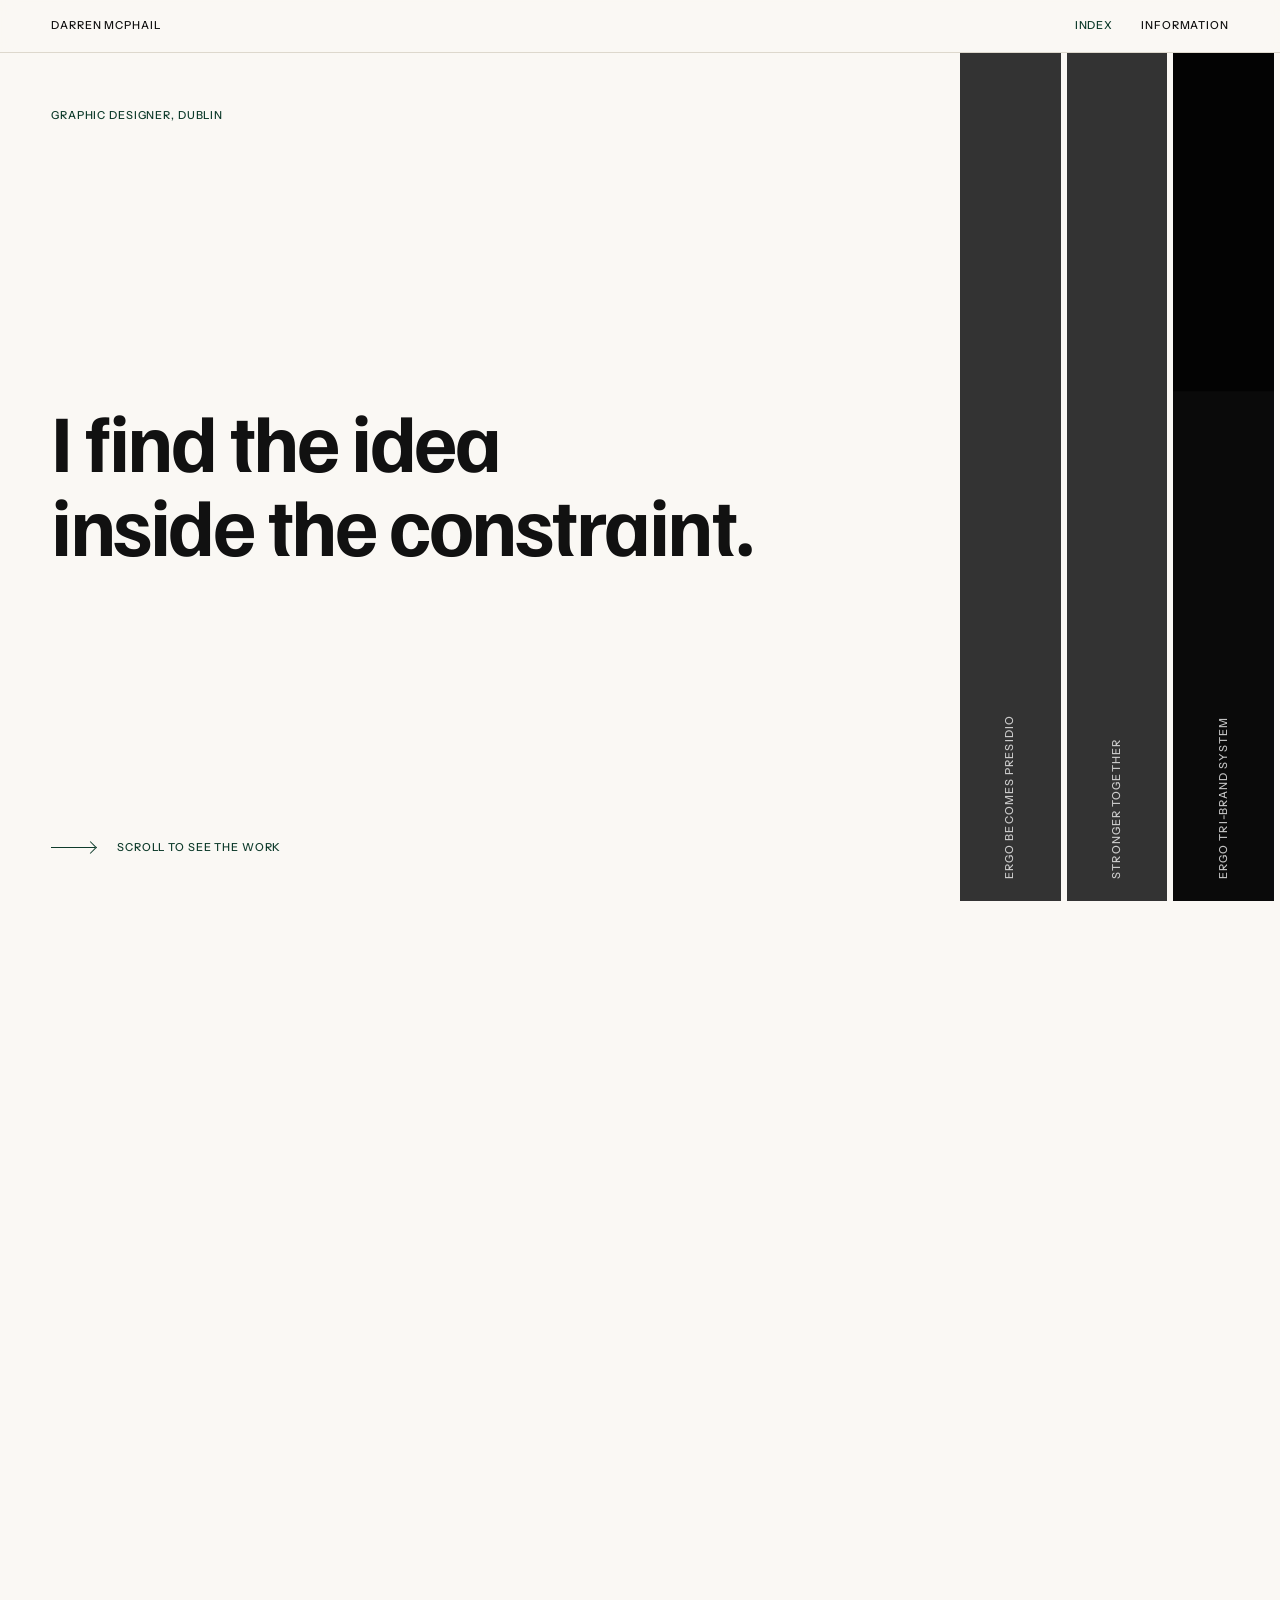
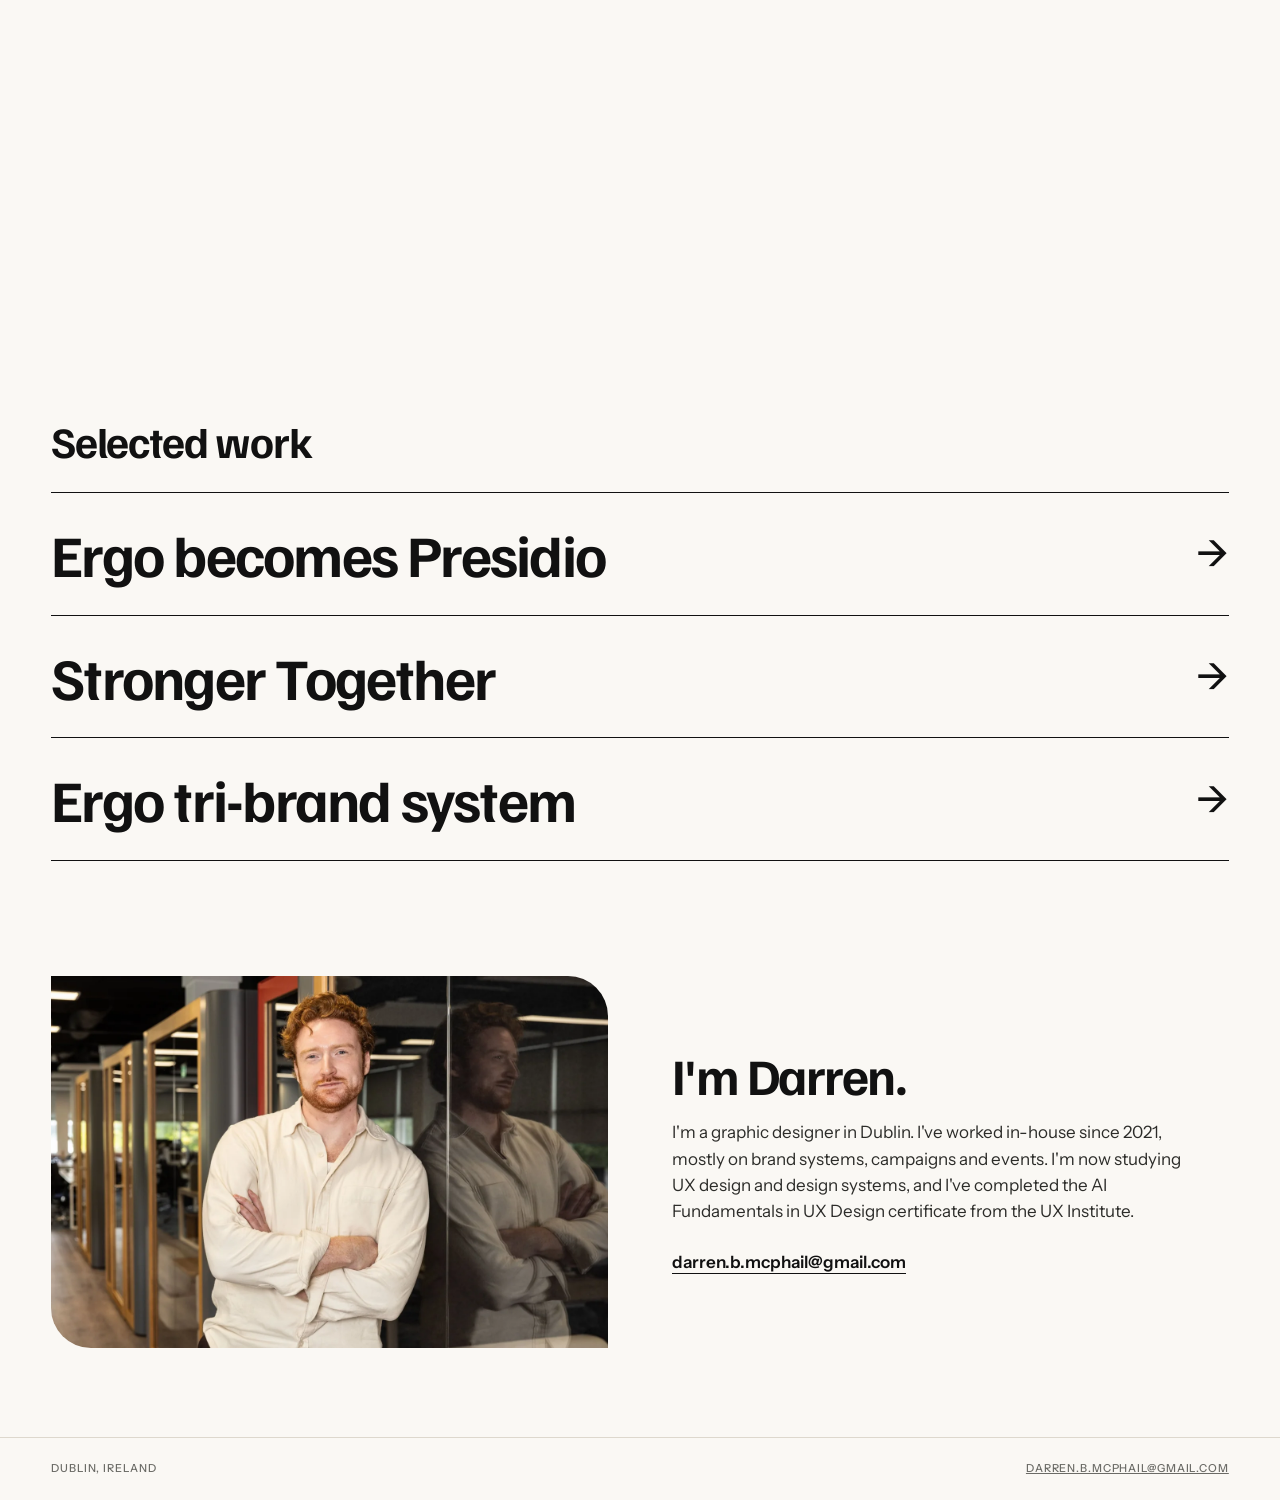
<file: index.html>
<!doctype html><html lang="en"><head><meta charset="utf-8"><meta name="viewport" content="width=device-width,initial-scale=1">
<title>Darren McPhail, Graphic Designer, Dublin</title><meta name="description" content="Graphic designer in Dublin. Brand systems, campaigns and event identity, through an acquisition: Ergo becomes Presidio, a tri-brand system and Stronger Together.">
<meta property="og:title" content="Darren McPhail, Graphic Designer, Dublin"><meta property="og:description" content="Graphic designer in Dublin. Brand systems, campaigns and event identity, through an acquisition: Ergo becomes Presidio, a tri-brand system and Stronger Together."><meta property="og:type" content="website"><meta property="og:image" content="https://darrenbmcphail.com/ogimage.jpg"><meta name="twitter:card" content="summary_large_image">
<link rel="icon" href="favicon.svg" type="image/svg+xml">
<link rel="preconnect" href="https://fonts.googleapis.com"><link rel="preconnect" href="https://fonts.gstatic.com" crossorigin><link href="https://fonts.googleapis.com/css2?family=Familjen+Grotesk:wght@700&family=Instrument+Sans:wght@400;500;600&display=swap" rel="stylesheet"><link rel="stylesheet" href="styles.css"></head><body>
<a class="skip" href="#main">Skip to content</a>
<header class="nav"><div class="wrap"><a href="index.html">Darren McPhail</a><nav><a href="index.html" aria-current="page">Index</a><a href="information.html">Information</a></nav></div></header>
<main id="main">
<section class="scene" aria-label="Introduction and selected projects"><div class="stage0">
<div class="statement"><span class="label">Graphic designer, Dublin</span><h1>I find the idea<br>inside the constraint.</h1><span class="label nudge"><i></i>Scroll to see the work</span></div>
<a class="pillar is-white" href="ergo-becomes-presidio.html"><div class="m"><video muted loop playsinline preload="auto" poster="assets/becomes/hover-poster.jpg" aria-hidden="true"><source src="assets/becomes/hover.mp4" type="video/mp4"></video></div><span class="tag">Ergo becomes Presidio</span><div class="cap"><h2>Ergo becomes Presidio</h2><p>Three brands, one acquisition, one brief that&nbsp;moved.</p><span class="label">View case study →</span></div></a><a class="pillar is-white" href="stronger-together.html"><div class="m"><video muted loop playsinline preload="auto" poster="assets/st/logo-poster.jpg" aria-hidden="true"><source src="assets/st/logo-motion.mp4" type="video/mp4"></video></div><span class="tag">Stronger Together</span><div class="cap"><h2>Stronger Together</h2><p>Two companies in one room, neither allowed to&nbsp;win.</p><span class="label">View case study →</span></div></a><a class="pillar" href="tri-brand-system.html"><div class="m tri"><div class="tg" data-p="0" role="img" aria-label="A panel split into 60, 30 and 10 percent: white, charcoal and one accent colour, rearranging"><b></b><b></b><b></b><b></b><b></b><b></b><b></b><b></b><b></b><b></b><b></b><b></b><b></b><b></b><b></b><b></b><b></b><b></b><b></b><b></b><b></b><b></b><b></b><b></b><b></b><b></b><b></b><b></b><b></b><b></b><b></b><b></b><b></b><b></b><b></b><b></b><b></b><b></b><b></b><b></b><b></b><b></b><b></b><b></b><b></b><b></b><b></b><b></b><b></b><b></b><b></b><b></b><b></b><b></b><b></b><b></b><b></b><b></b><b></b><b></b><b></b><b></b><b></b><b></b><b></b><b></b><b></b><b></b><b></b><b></b><b></b><b></b><b></b><b></b><b></b><b></b><b></b><b></b><b></b><b></b><b></b><b></b><b></b><b></b><b></b><b></b><b></b><b></b><b></b><b></b><b></b><b></b><b></b><b></b><b></b><b></b><b></b><b></b><b></b><b></b></div></div><span class="tag">Ergo tri-brand system</span><div class="cap"><h2>Ergo tri&#8209;brand system</h2><p>A colour wheel nobody could run day to&nbsp;day.</p><span class="label">View case study →</span></div></a></div></section>
<section class="work"><div class="wrap"><div class="head"><h2>Selected work</h2></div><div class="three"><a class="tcard" href="ergo-becomes-presidio.html"><h3>Ergo becomes Presidio</h3></a><a class="tcard" href="stronger-together.html"><h3>Stronger Together</h3></a><a class="tcard" href="tri-brand-system.html"><h3>Ergo tri&#8209;brand system</h3></a></div></div></section>
<section class="about"><div class="wrap two-col"><div class="pic"><img src="assets/me/darren.webp" alt="Darren McPhail, arms crossed" loading="lazy"></div><div><h2>I'm Darren.</h2><p>I'm a graphic designer in Dublin. I've worked in-house since 2021, mostly on brand systems, campaigns and events. I'm now studying UX design and design systems, and I've completed the AI Fundamentals in UX Design certificate from the UX&nbsp;Institute.</p><a class="mail" href="mailto:darren.b.mcphail@gmail.com">darren.b.mcphail@gmail.com</a></div></div></section>
</main>
<footer class="f"><div class="wrap"><span class="label">Dublin, Ireland</span><a class="label" href="mailto:darren.b.mcphail@gmail.com">darren.b.mcphail@gmail.com</a></div></footer>
<script src="site.js" defer></script></body></html>
</file>
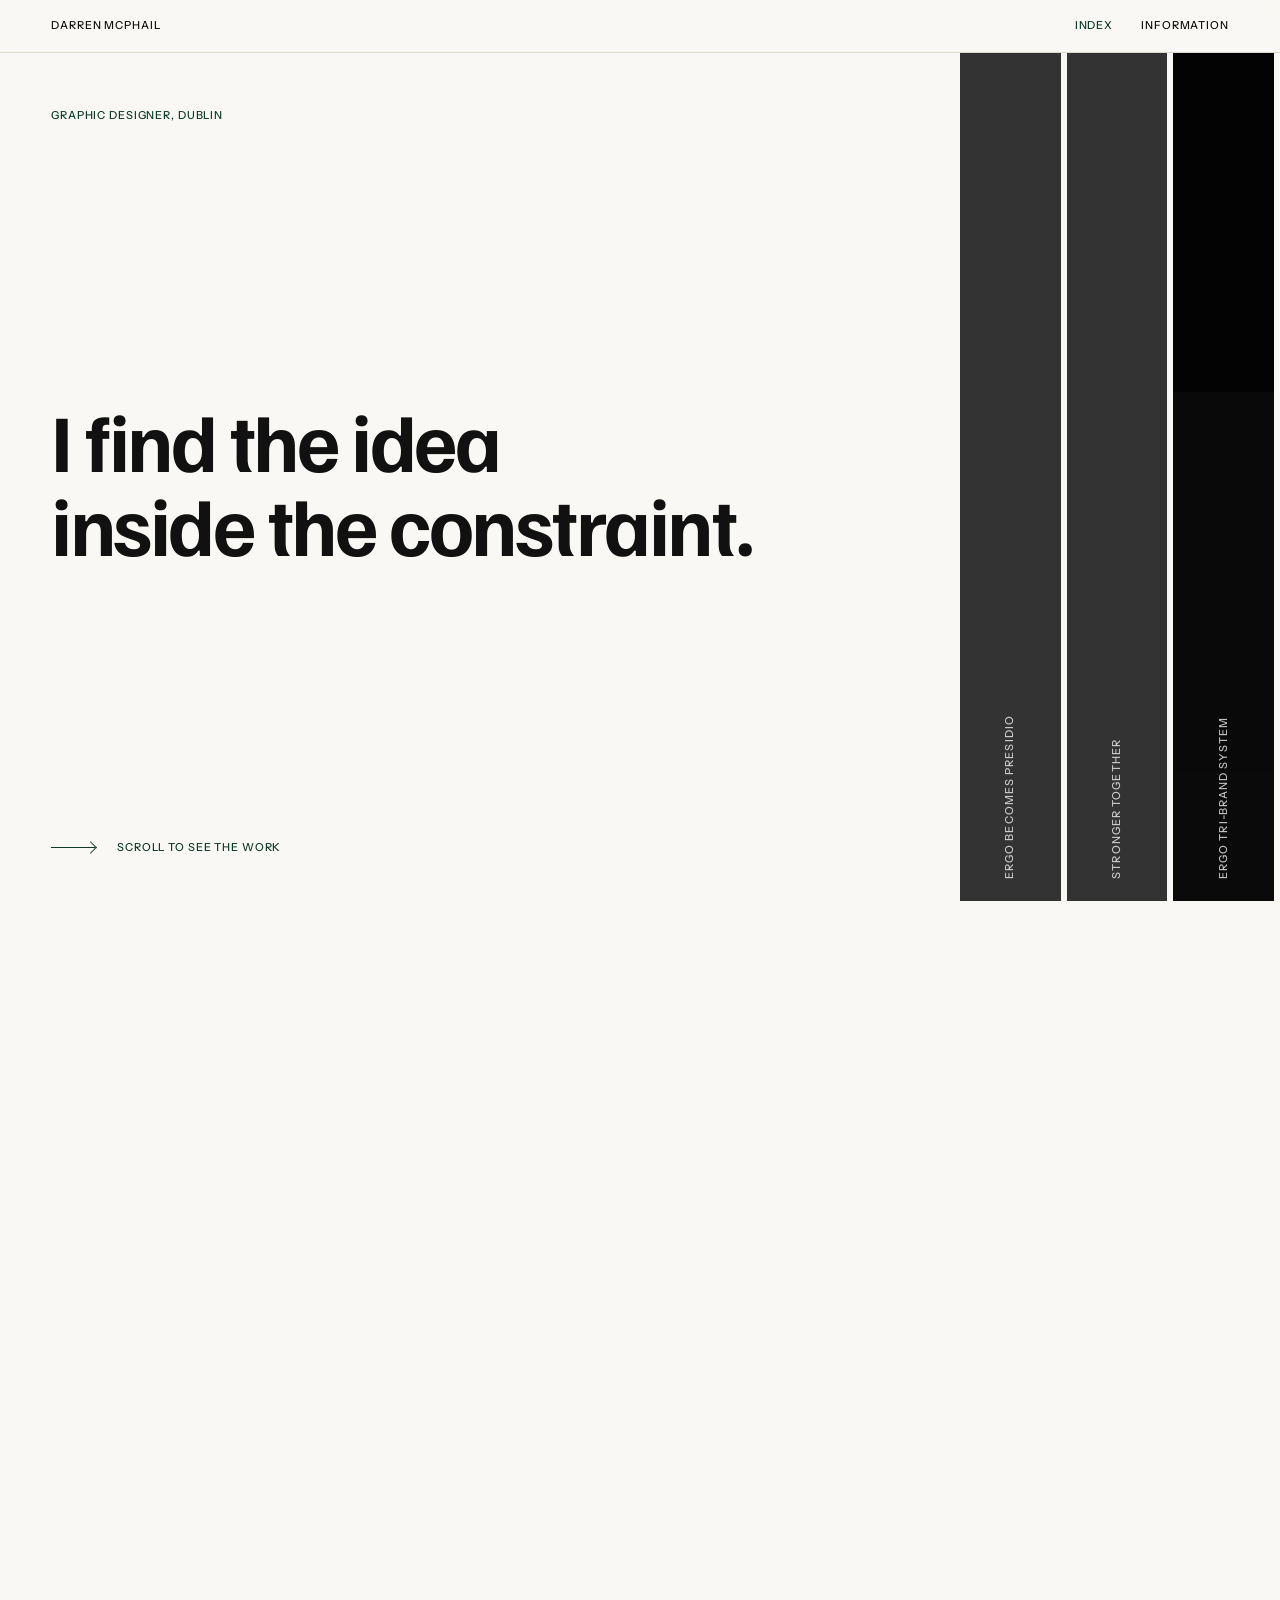
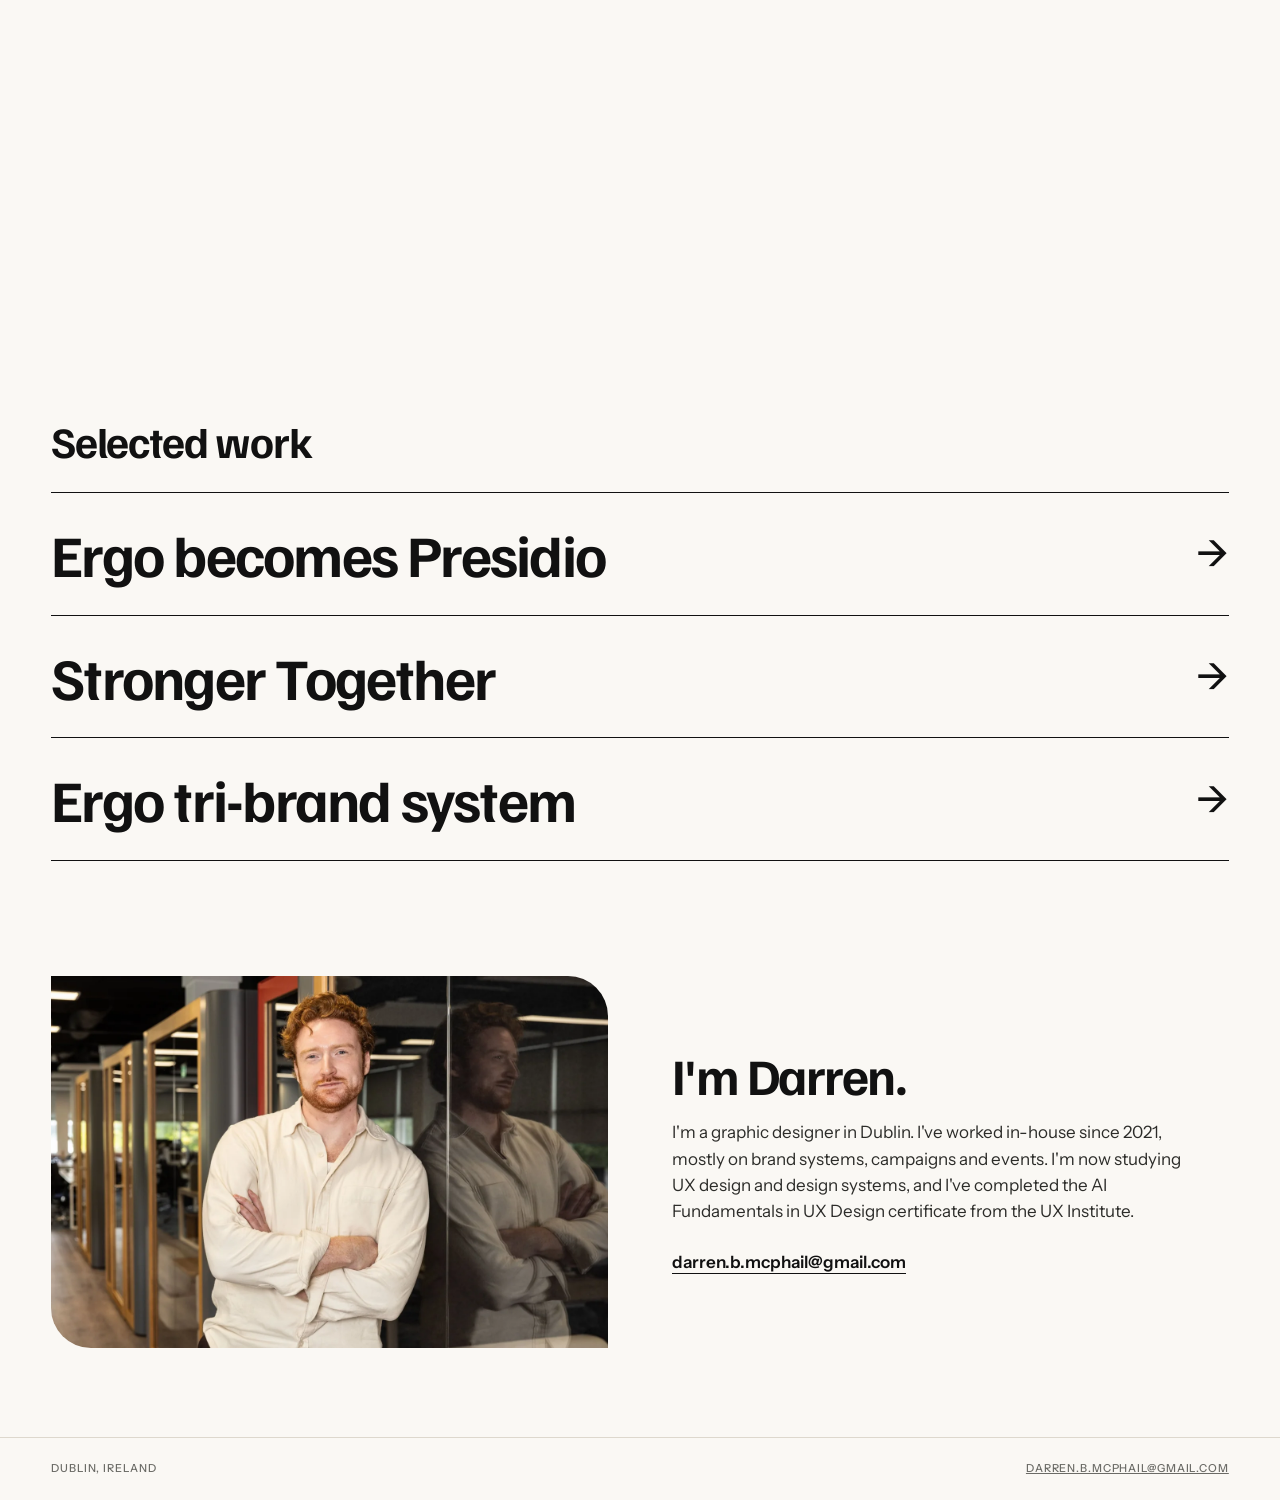
<file: portfolio-site-v12/index.html>
<!doctype html><html lang="en"><head><meta charset="utf-8"><meta name="viewport" content="width=device-width,initial-scale=1">
<title>Darren McPhail, Graphic Designer, Dublin</title><meta name="description" content="Graphic designer in Dublin. Brand systems, campaigns and event identity, through an acquisition: Ergo becomes Presidio, a tri-brand system and Stronger Together.">
<meta property="og:title" content="Darren McPhail, Graphic Designer, Dublin"><meta property="og:description" content="Graphic designer in Dublin. Brand systems, campaigns and event identity, through an acquisition: Ergo becomes Presidio, a tri-brand system and Stronger Together."><meta property="og:type" content="website"><meta property="og:image" content="https://darrenbmcphail.com/ogimage.jpg"><meta name="twitter:card" content="summary_large_image">
<link rel="icon" href="favicon.svg" type="image/svg+xml">
<link rel="preconnect" href="https://fonts.googleapis.com"><link rel="preconnect" href="https://fonts.gstatic.com" crossorigin><link href="https://fonts.googleapis.com/css2?family=Familjen+Grotesk:wght@700&family=Instrument+Sans:wght@400;500;600&display=swap" rel="stylesheet"><link rel="stylesheet" href="styles.css"></head><body>
<a class="skip" href="#main">Skip to content</a>
<header class="nav"><div class="wrap"><a href="index.html">Darren McPhail</a><nav><a href="index.html" aria-current="page">Index</a><a href="information.html">Information</a></nav></div></header>
<main id="main">
<section class="scene" aria-label="Introduction and selected projects"><div class="stage0">
<div class="statement"><span class="label">Graphic designer, Dublin</span><h1>I find the idea<br>inside the constraint.</h1><span class="label nudge"><i></i>Scroll to see the work</span></div>
<a class="pillar is-white" href="ergo-becomes-presidio.html"><div class="m"><video muted loop playsinline preload="auto" poster="assets/becomes/hover-poster.jpg" aria-hidden="true"><source src="assets/becomes/hover.mp4" type="video/mp4"></video></div><span class="tag">Ergo becomes Presidio</span><div class="cap"><h2>Ergo becomes Presidio</h2><p>Three brands, one acquisition, one brief that&nbsp;moved.</p><span class="label">View case study →</span></div></a><a class="pillar is-white" href="stronger-together.html"><div class="m"><video muted loop playsinline preload="auto" poster="assets/st/logo-poster.jpg" aria-hidden="true"><source src="assets/st/logo-motion.mp4" type="video/mp4"></video></div><span class="tag">Stronger Together</span><div class="cap"><h2>Stronger Together</h2><p>Two companies in one room, neither allowed to&nbsp;win.</p><span class="label">View case study →</span></div></a><a class="pillar" href="tri-brand-system.html"><div class="m tri"><div class="tg" data-p="0" style="--x:60;--y:75" role="img" aria-label="A panel split into white, charcoal and an accent colour, always settling at 60, 30 and 10 percent"><b class="a"></b><b class="b"></b><b class="c"></b></div></div><span class="tag">Ergo tri-brand system</span><div class="cap"><h2>Ergo tri&#8209;brand system</h2><p>A colour wheel nobody could run day to&nbsp;day.</p><span class="label">View case study →</span></div></a></div></section>
<section class="work"><div class="wrap"><div class="head"><h2>Selected work</h2></div><div class="three"><a class="tcard" href="ergo-becomes-presidio.html"><h3>Ergo becomes Presidio</h3></a><a class="tcard" href="stronger-together.html"><h3>Stronger Together</h3></a><a class="tcard" href="tri-brand-system.html"><h3>Ergo tri&#8209;brand system</h3></a></div></div></section>
<section class="about"><div class="wrap two-col"><div class="pic"><img src="assets/me/darren.webp" alt="Darren McPhail, arms crossed" loading="lazy"></div><div><h2>I'm Darren.</h2><p>I'm a graphic designer in Dublin. I've worked in-house since 2021, mostly on brand systems, campaigns and events. I'm now studying UX design and design systems, and I've completed the AI Fundamentals in UX Design certificate from the UX&nbsp;Institute.</p><a class="mail" href="mailto:darren.b.mcphail@gmail.com">darren.b.mcphail@gmail.com</a></div></div></section>
</main>
<footer class="f"><div class="wrap"><span class="label">Dublin, Ireland</span><a class="label" href="mailto:darren.b.mcphail@gmail.com">darren.b.mcphail@gmail.com</a></div></footer>
<script src="site.js" defer></script></body></html>
</file>
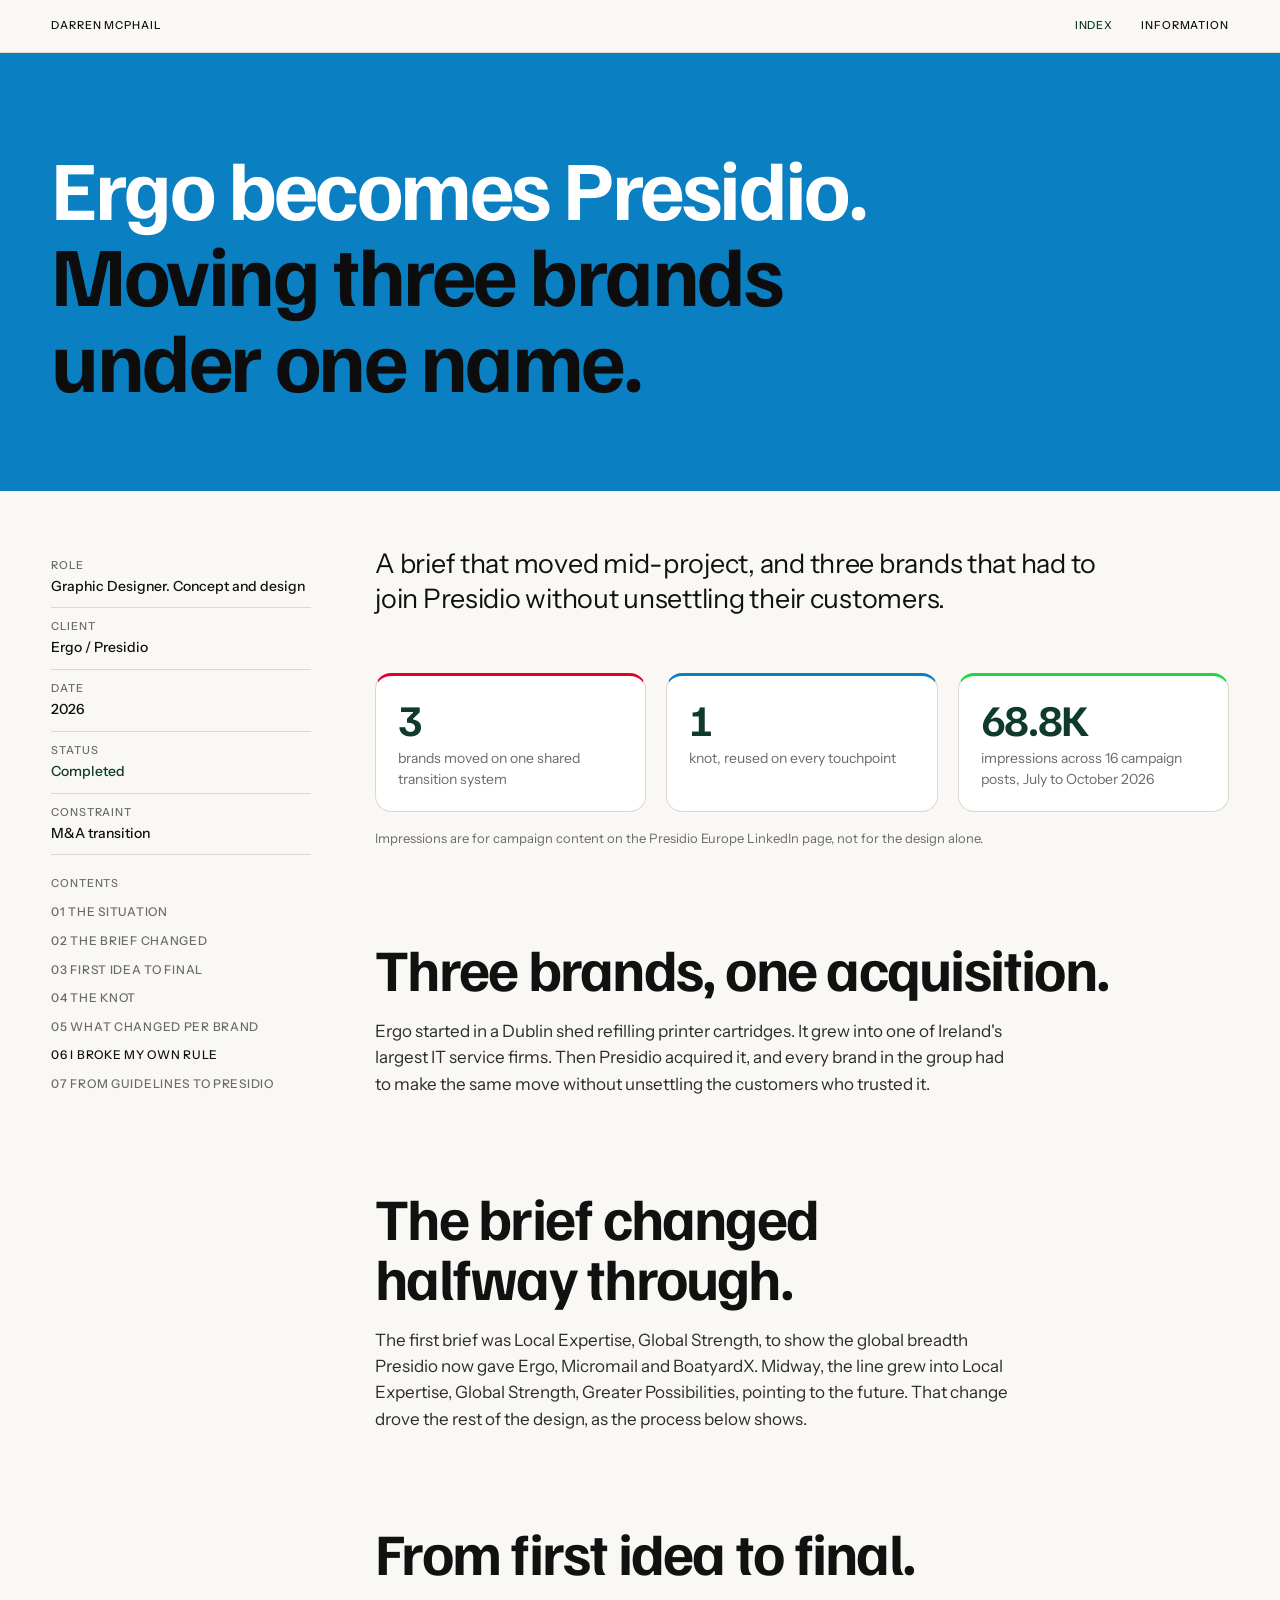
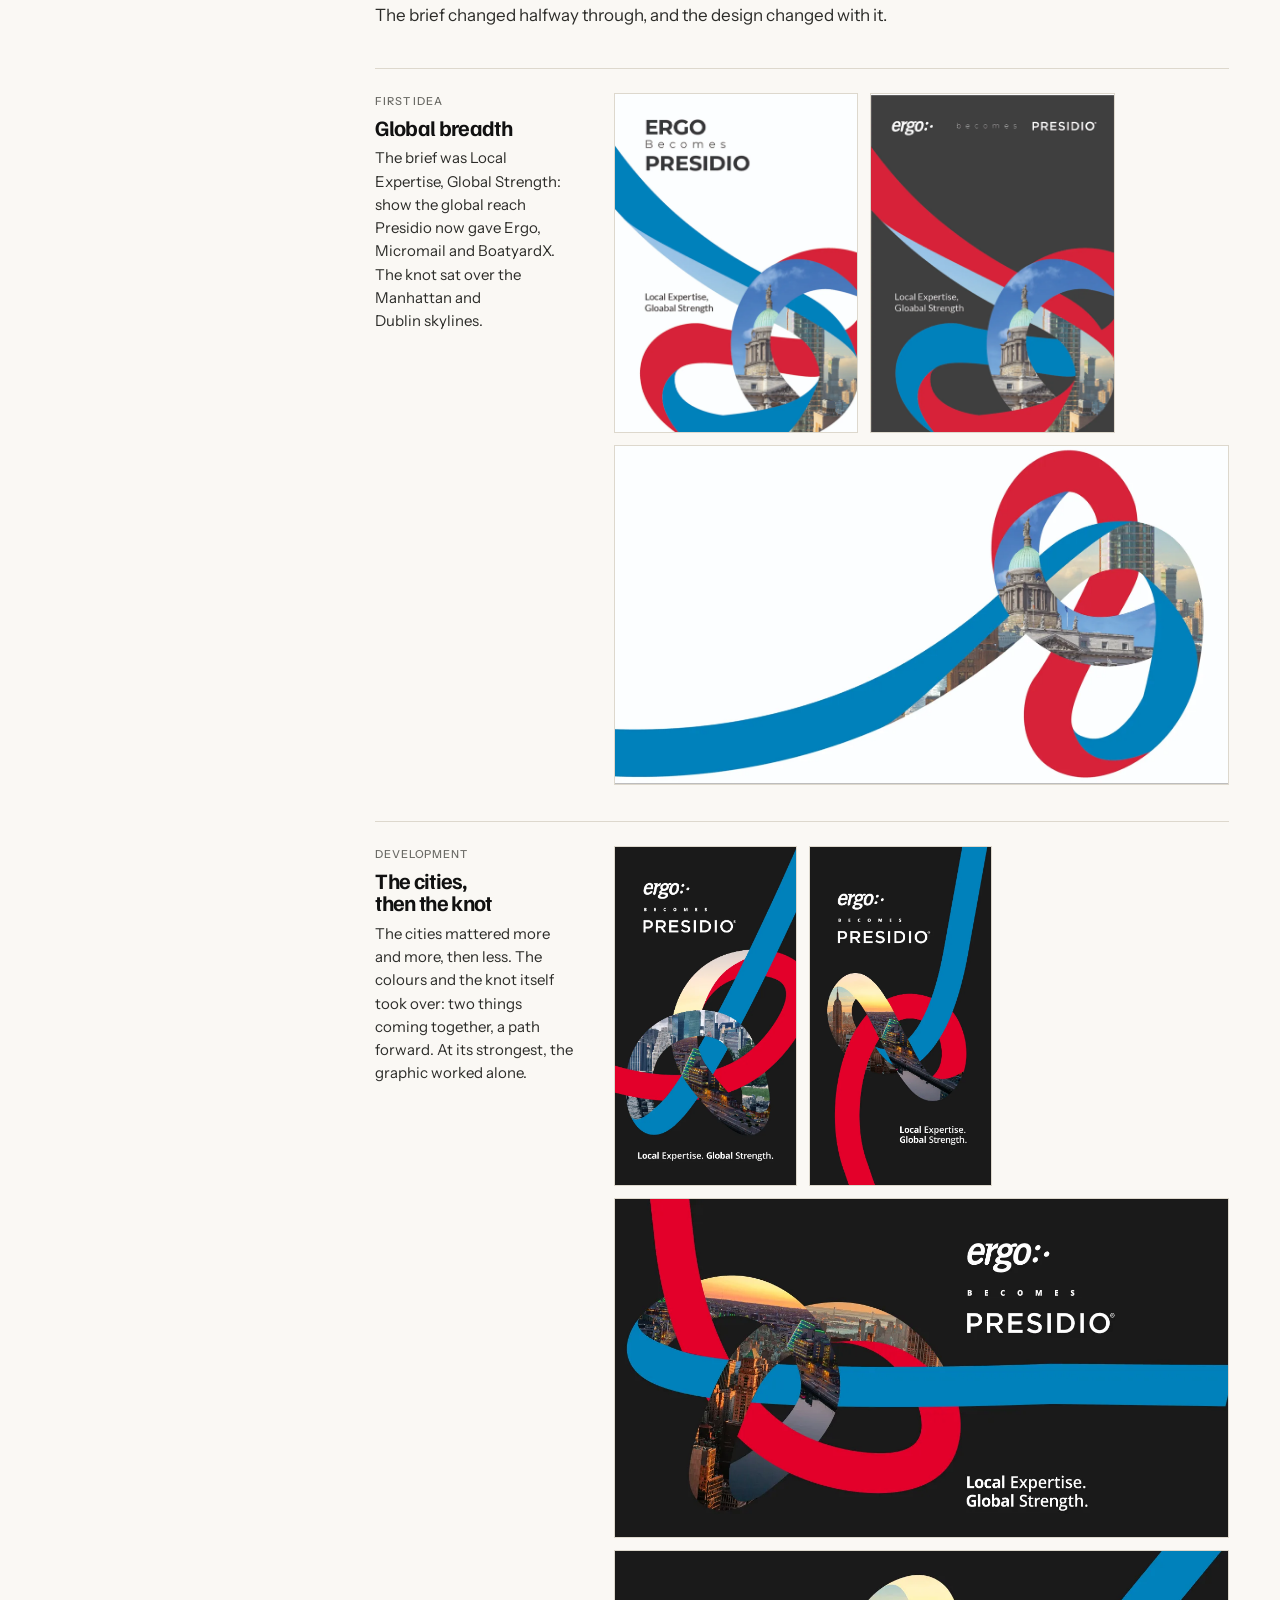
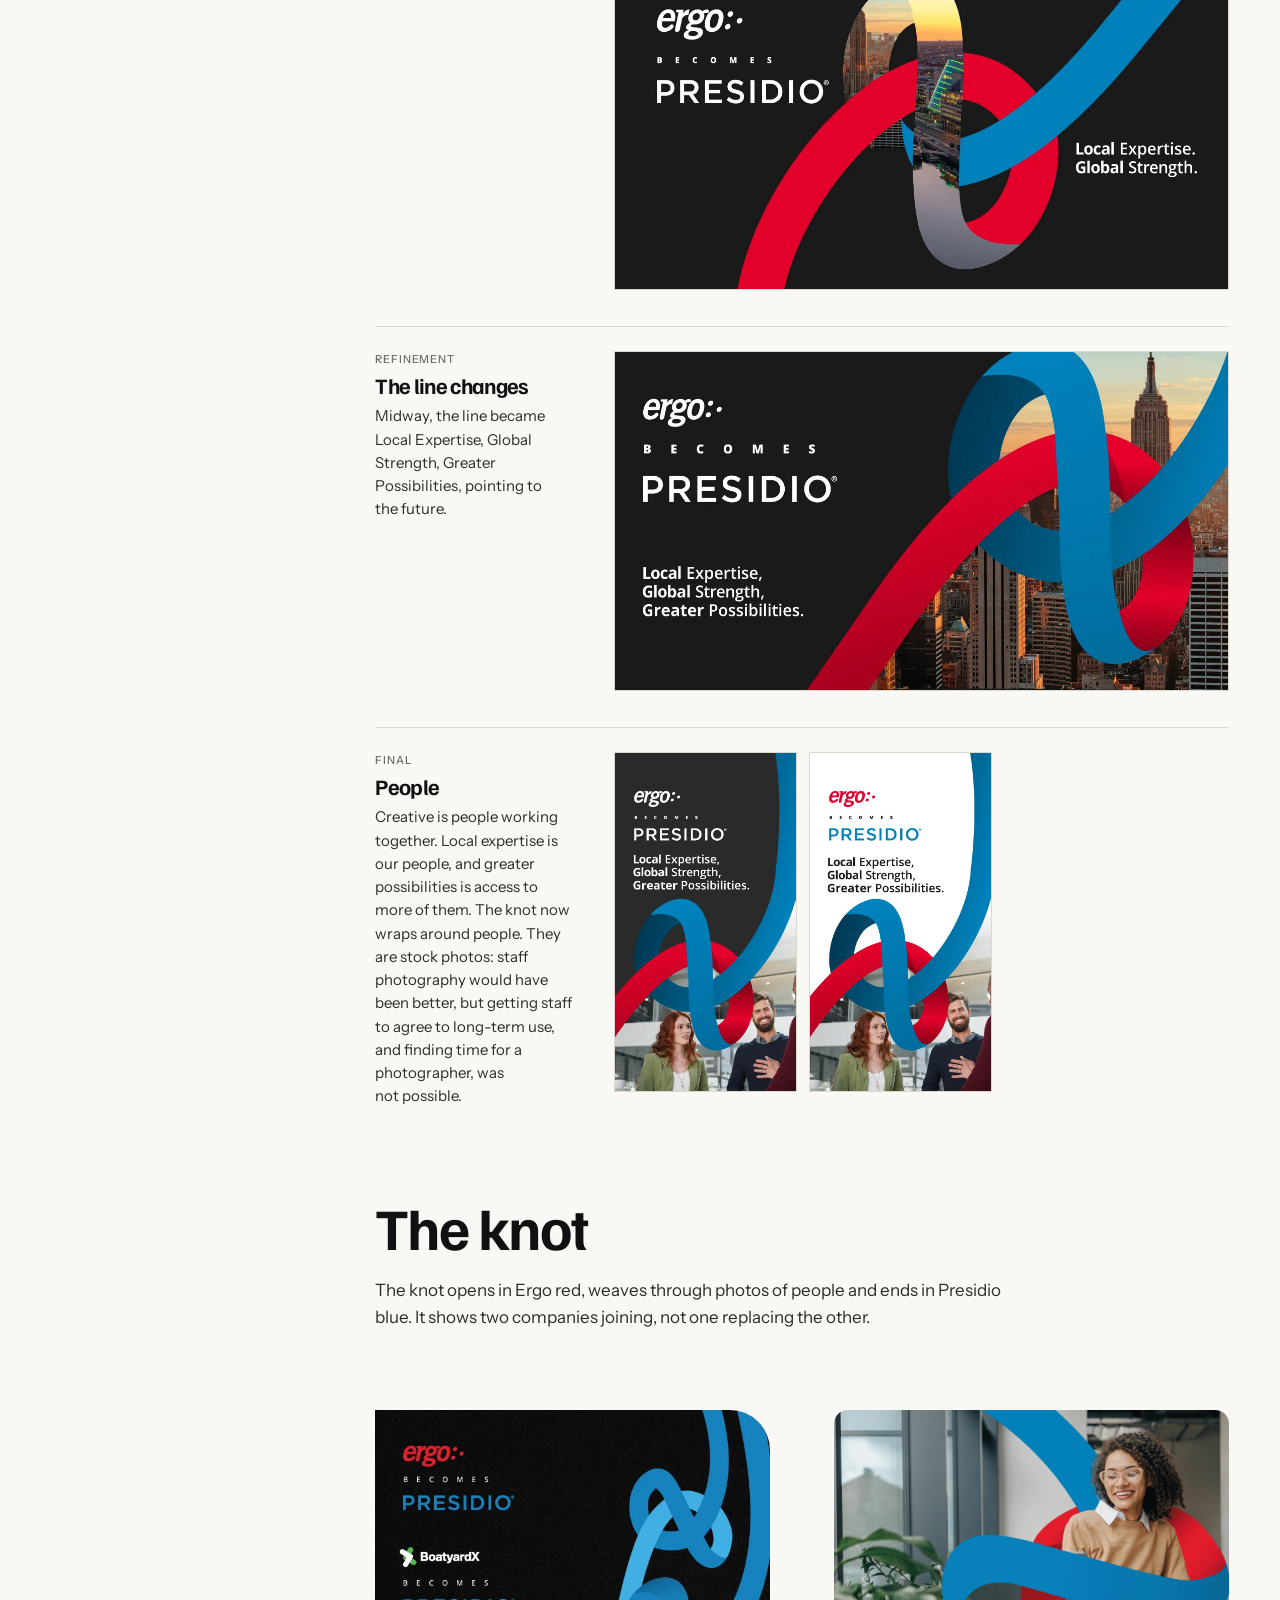
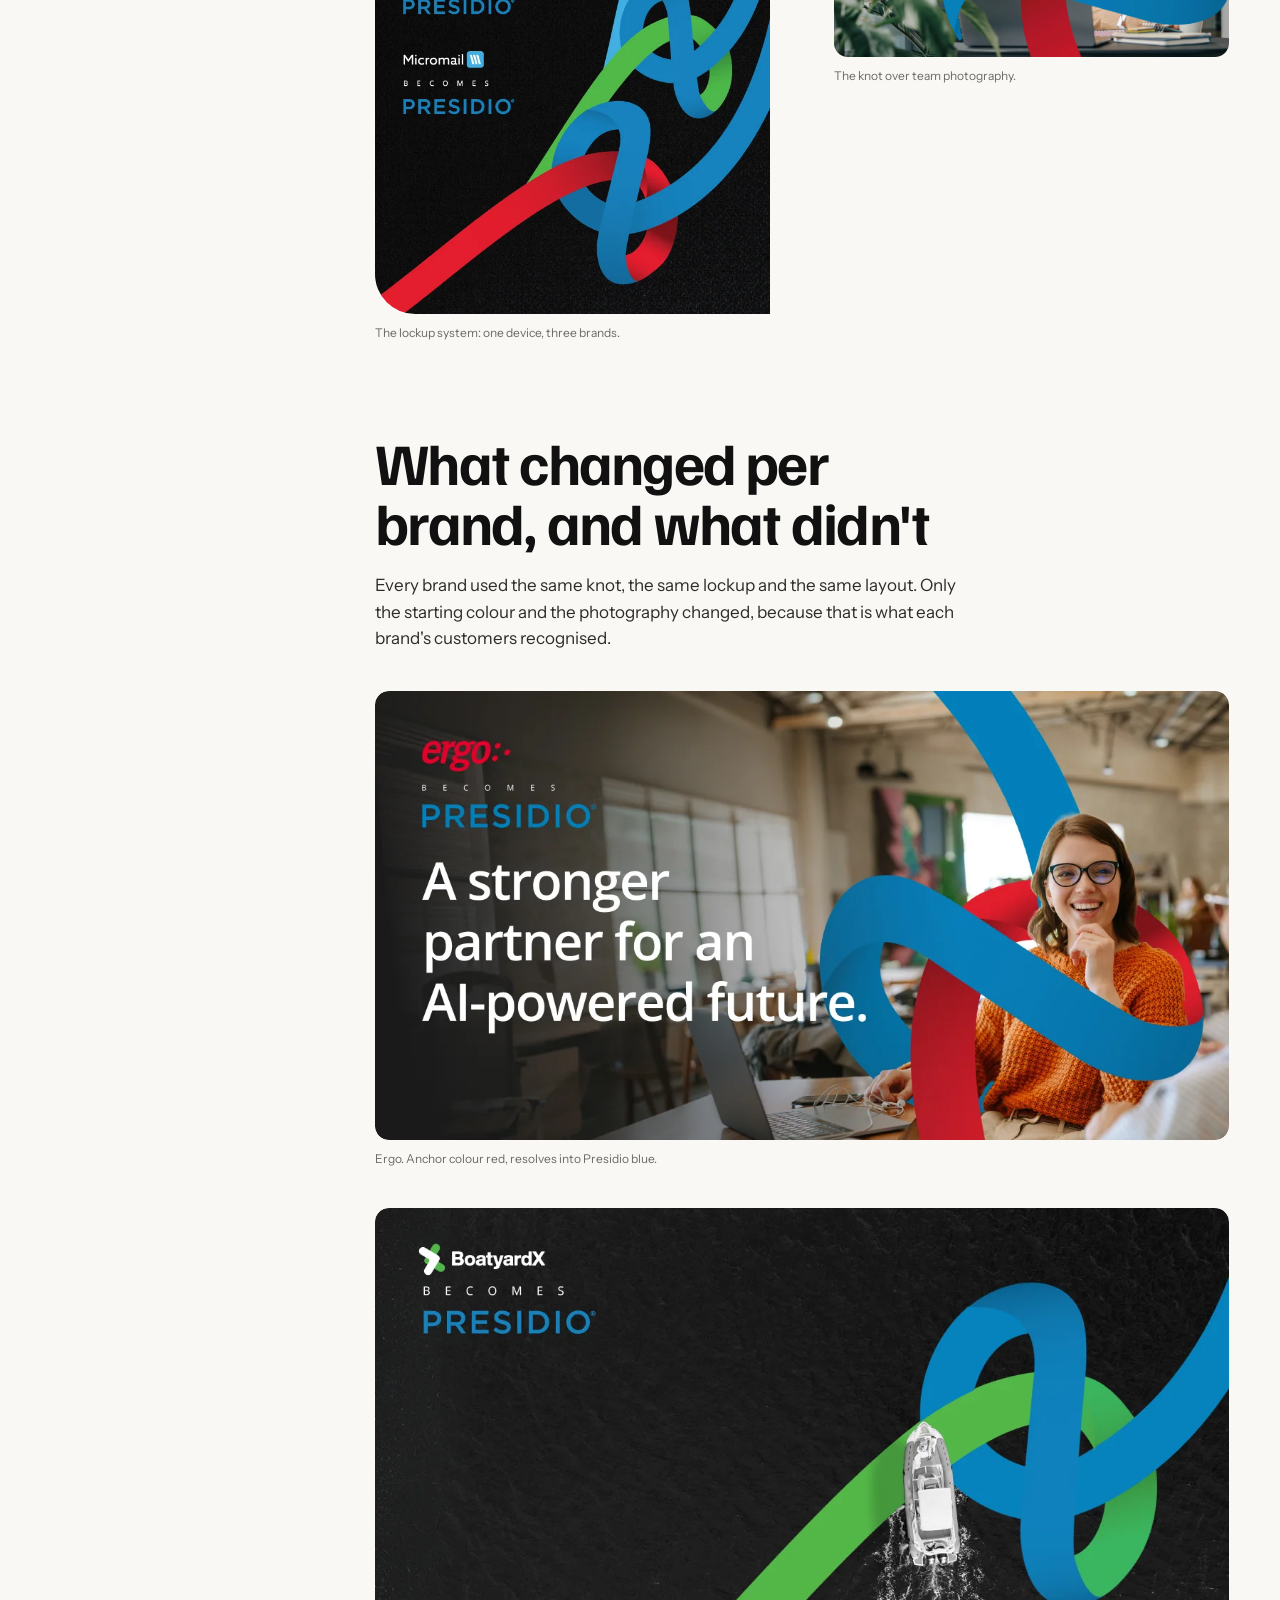
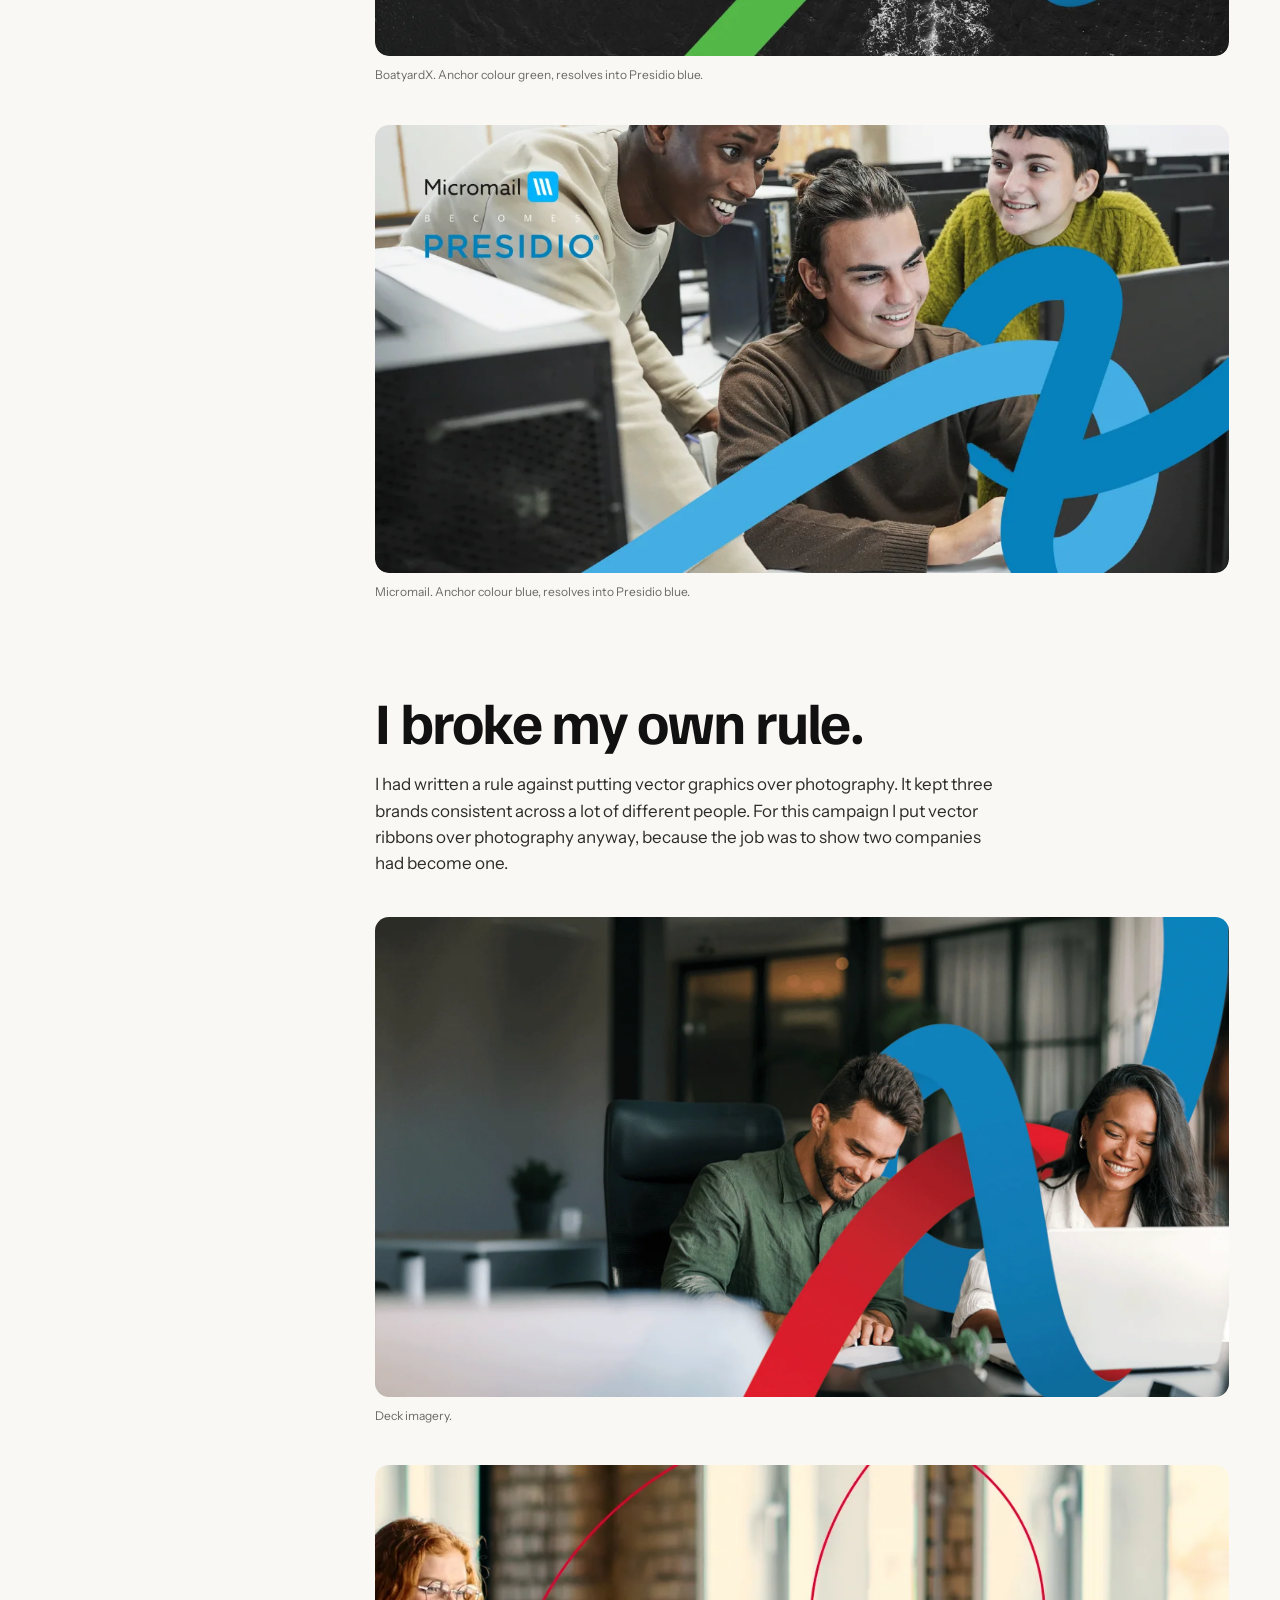
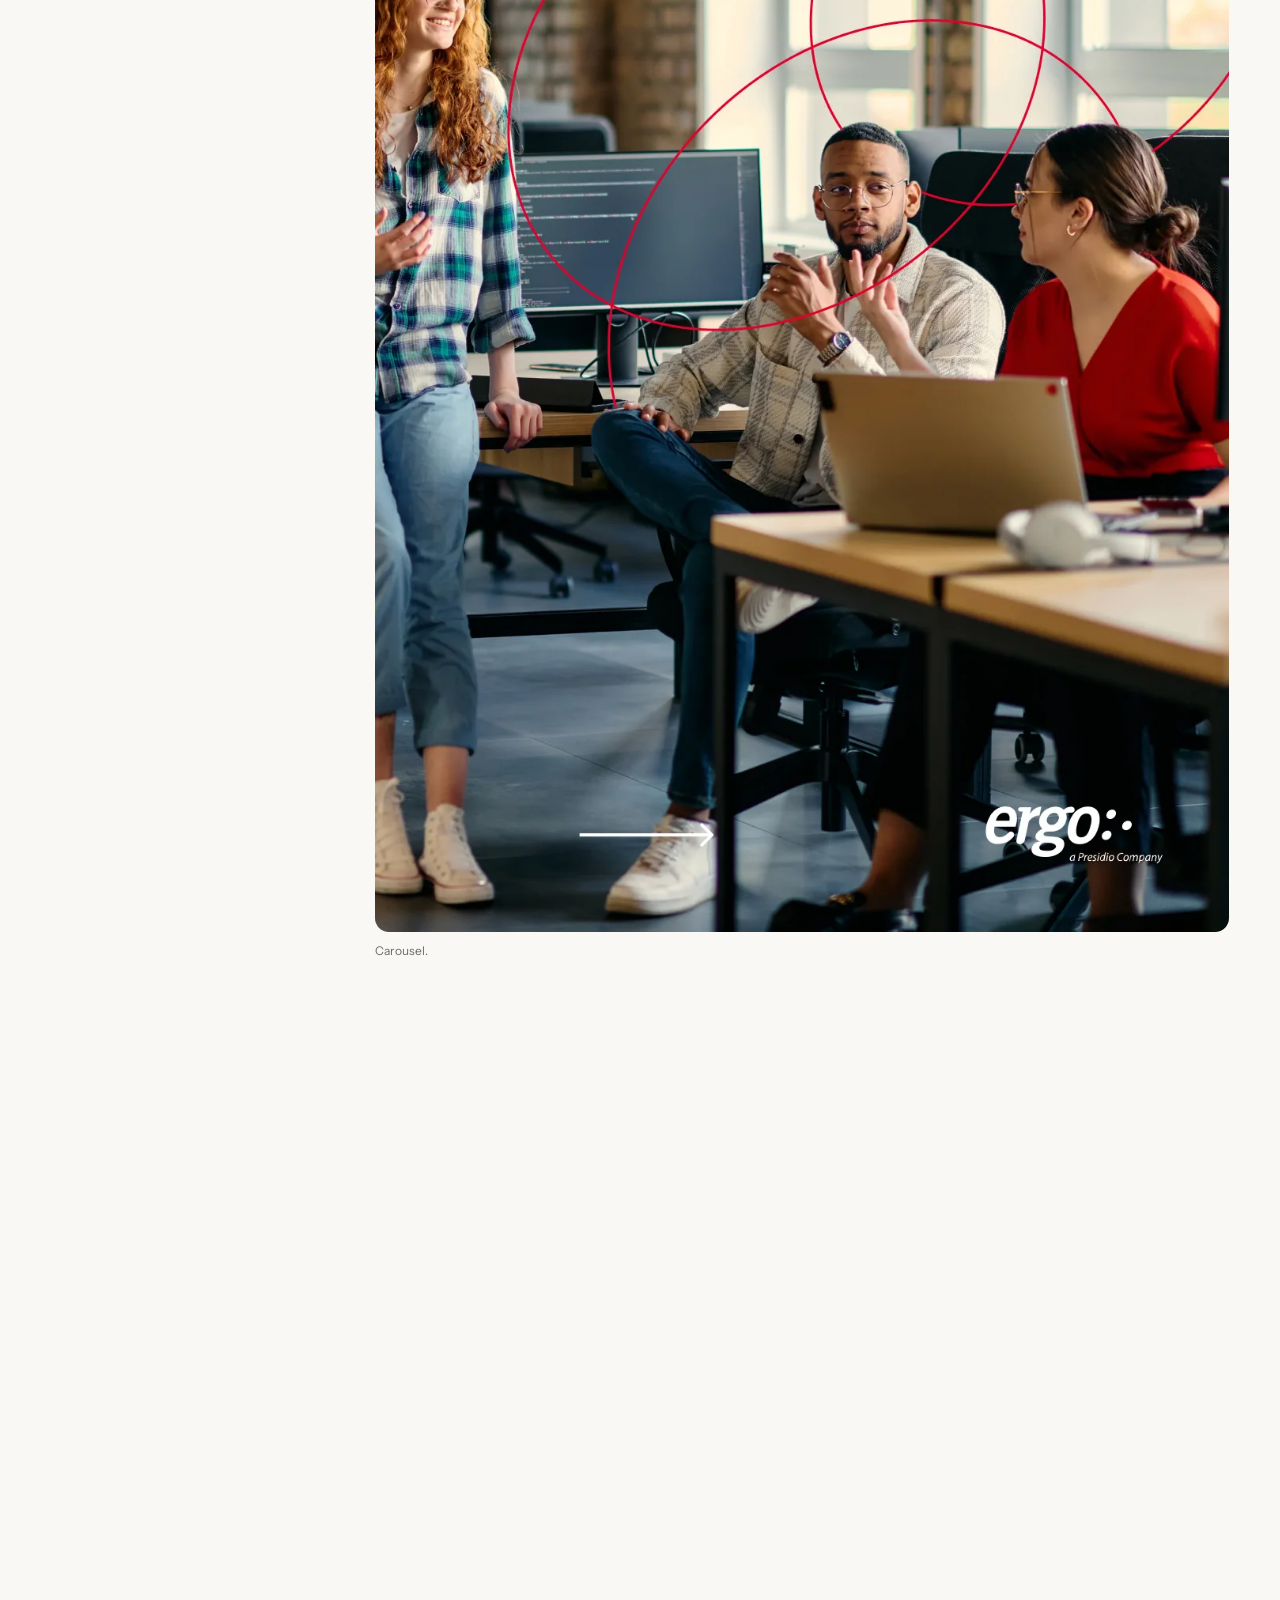
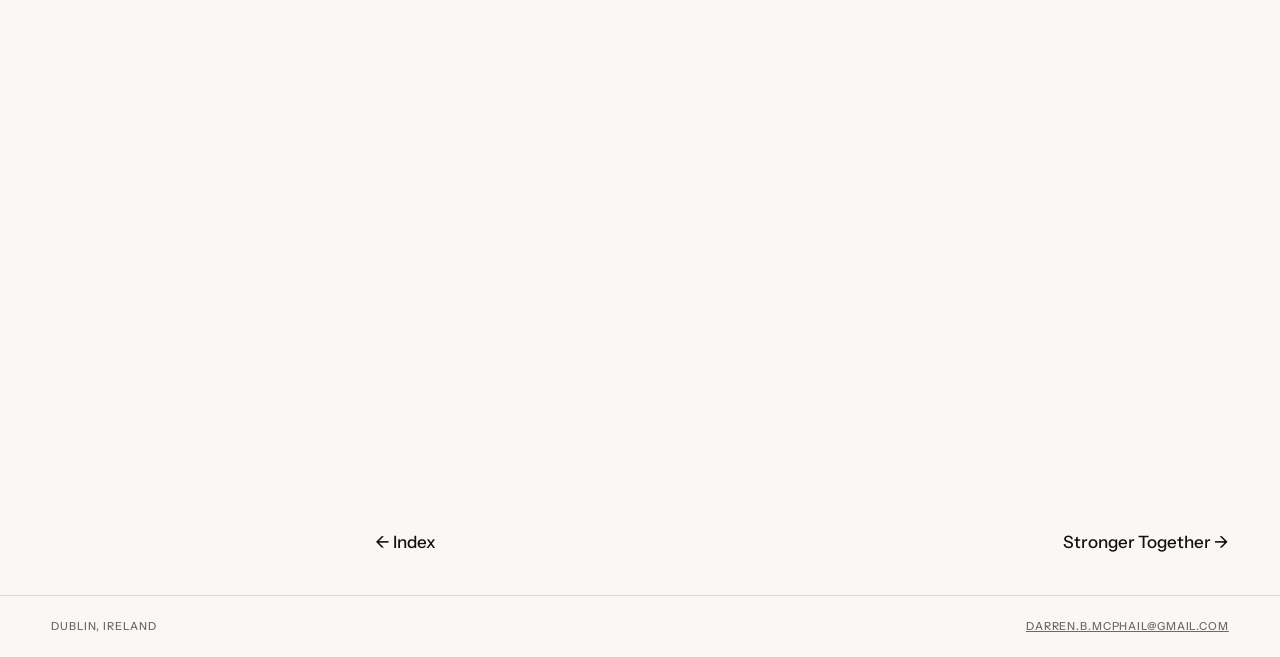
<file: ergo-becomes-presidio.html>
<!doctype html><html lang="en"><head><meta charset="utf-8"><meta name="viewport" content="width=device-width,initial-scale=1">
<title>Ergo becomes Presidio · Darren McPhail</title><meta name="description" content="A brand transition for three brands joining Presidio: one knot, one variable, one shared system.">
<meta property="og:title" content="Ergo becomes Presidio · Darren McPhail"><meta property="og:description" content="A brand transition for three brands joining Presidio: one knot, one variable, one shared system."><meta property="og:type" content="website"><meta property="og:image" content="https://darrenbmcphail.com/ogimage.jpg"><meta name="twitter:card" content="summary_large_image">
<link rel="icon" href="favicon.svg" type="image/svg+xml">
<link rel="preconnect" href="https://fonts.googleapis.com"><link rel="preconnect" href="https://fonts.gstatic.com" crossorigin><link href="https://fonts.googleapis.com/css2?family=Familjen+Grotesk:wght@700&family=Instrument+Sans:wght@400;500;600&display=swap" rel="stylesheet"><link rel="stylesheet" href="styles.css"></head><body>
<a class="skip" href="#main">Skip to content</a>
<header class="nav"><div class="wrap"><a href="index.html">Darren McPhail</a><nav><a href="index.html" aria-current="page">Index</a><a href="information.html">Information</a></nav></div></header>
<main id="main"><div class="band" style="background:var(--pblue)"><div class="wrap"><h1>Ergo becomes Presidio.<span class="dk">Moving three brands<br>under one name.</span></h1></div></div><div class="wrap"><div class="layout"><aside class="meta"><dl><div><dt class="label">Role</dt><dd>Graphic Designer. Concept and design</dd></div><div><dt class="label">Client</dt><dd>Ergo / Presidio</dd></div><div><dt class="label">Date</dt><dd>2026</dd></div><div><dt class="label">Status</dt><dd class="st">Completed</dd></div><div><dt class="label">Constraint</dt><dd>M&amp;A transition</dd></div></dl><p class="label" style="margin-top:20px">Contents</p><ol><li><a href="#situation">01  The situation</a></li><li><a href="#brief">02  The brief changed</a></li><li><a href="#process">03  First idea to final</a></li><li><a href="#knot">04  The knot</a></li><li><a href="#variable">05  What changed per brand</a></li><li><a href="#rule">06  I broke my own rule</a></li><li><a href="#story">07  From guidelines to Presidio</a></li></ol></aside><div class="content"><p class="lede">A brief that moved mid-project, and three brands that had to join Presidio without unsettling their&nbsp;customers.</p><div class="stats"><div class="stat r"><b>3</b><span>brands moved on one shared transition system</span></div><div class="stat b"><b>1</b><span>knot, reused on every touchpoint</span></div><div class="stat g"><b>68.8K</b><span>impressions across 16 campaign posts, July to October 2026</span></div></div><p class="note">Impressions are for campaign content on the Presidio Europe LinkedIn page, not for the design&nbsp;alone.</p><section id="situation"><h2>Three brands, one&nbsp;acquisition.</h2><p>Ergo started in a Dublin shed refilling printer cartridges. It grew into one of Ireland's largest IT service firms. Then Presidio acquired it, and every brand in the group had to make the same move without unsettling the customers who trusted&nbsp;it.</p></section><section id="brief"><h2>The brief changed halfway&nbsp;through.</h2><p>The first brief was Local Expertise, Global Strength, to show the global breadth Presidio now gave Ergo, Micromail and BoatyardX. Midway, the line grew into Local Expertise, Global Strength, Greater Possibilities, pointing to the future. That change drove the rest of the design, as the process below&nbsp;shows.</p></section><section id="process"><h2>From first idea to&nbsp;final.</h2><p>The brief changed halfway through, and the design changed with&nbsp;it.</p><div class="proc"><div class="stage"><div><span class="label">First idea</span><h3>Global breadth</h3><p>The brief was Local Expertise, Global Strength: show the global reach Presidio now gave Ergo, Micromail and BoatyardX. The knot sat over the Manhattan and Dublin&nbsp;skylines.</p></div><div class="ims"><img src="assets/becomes/process/1-first-concept-a.webp" alt="First concept, light, knot over Dublin and Manhattan" loading="lazy"><img src="assets/becomes/process/1-first-concept-b.webp" alt="First concept, dark" loading="lazy"><img src="assets/becomes/process/1-motif.webp" alt="Knot motif exploration" loading="lazy"></div></div><div class="stage"><div><span class="label">Development</span><h3>The cities, then the&nbsp;knot</h3><p>The cities mattered more and more, then less. The colours and the knot itself took over: two things coming together, a path forward. At its strongest, the graphic worked&nbsp;alone.</p></div><div class="ims"><img src="assets/becomes/process/2-dev-a.webp" alt="Portrait layout, dark" loading="lazy"><img src="assets/becomes/process/2-dev-b.webp" alt="Portrait layout, tighter crop" loading="lazy"><img src="assets/becomes/process/2-dev-c.webp" alt="Landscape layout" loading="lazy"><img src="assets/becomes/process/2-dev-d.webp" alt="Landscape layout, city fading" loading="lazy"></div></div><div class="stage"><div><span class="label">Refinement</span><h3>The line changes</h3><p>Midway, the line became Local Expertise, Global Strength, Greater Possibilities, pointing to the&nbsp;future.</p></div><div class="ims"><img src="assets/becomes/process/3-refine.webp" alt="Refined landscape layout with the new line" loading="lazy"></div></div><div class="stage"><div><span class="label">Final</span><h3>People</h3><p>Creative is people working together. Local expertise is our people, and greater possibilities is access to more of them. The knot now wraps around people. They are stock photos: staff photography would have been better, but getting staff to agree to long-term use, and finding time for a photographer, was not&nbsp;possible.</p></div><div class="ims"><img src="assets/becomes/process/4-final-a.webp" alt="Final layout, dark" loading="lazy"><img src="assets/becomes/process/4-final-b.webp" alt="Final layout, light" loading="lazy"></div></div></div></section><section id="knot"><h2>The knot</h2><p>The knot opens in Ergo red, weaves through photos of people and ends in Presidio blue. It shows two companies joining, not one replacing the&nbsp;other.</p><div class="two-col" style="margin-top:40px"><figure><img src="assets/becomes/tri-knot.webp" alt="The knot lockup for Ergo, BoatyardX and Micromail becoming Presidio" loading="lazy" width="647" height="826"><figcaption>The lockup system: one device, three&nbsp;brands.</figcaption></figure><figure class="flat"><img src="assets/becomes/landing-page-opt1.webp" alt="Ergo landing page with the knot over team photography" loading="lazy" width="2000" height="1252"><figcaption>The knot over team&nbsp;photography.</figcaption></figure></div></section><section id="variable"><h2>What changed per brand, and what&nbsp;didn't</h2><p>Every brand used the same knot, the same lockup and the same layout. Only the starting colour and the photography changed, because that is what each brand's customers&nbsp;recognised.</p><div class="grid"><figure class="flat"><div class="tile"><img src="assets/becomes/ergo-becomes-presidio-4.webp" alt="Ergo becomes Presidio campaign banner" loading="lazy" width="1200" height="630"></div><figcaption>Ergo. Anchor colour red, resolves into Presidio&nbsp;blue.</figcaption></figure><figure class="flat"><div class="tile"><img src="assets/becomes/boatyardx-becomes-presidio.webp" alt="BoatyardX becomes Presidio campaign banner" loading="lazy" width="1200" height="630"></div><figcaption>BoatyardX. Anchor colour green, resolves into Presidio&nbsp;blue.</figcaption></figure><figure class="flat"><div class="tile"><img src="assets/becomes/micromail-becomes-presidio.webp" alt="Micromail becomes Presidio campaign banner" loading="lazy" width="1200" height="630"></div><figcaption>Micromail. Anchor colour blue, resolves into Presidio&nbsp;blue.</figcaption></figure></div></section><section id="rule"><h2>I broke my own&nbsp;rule.</h2><p>I had written a rule against putting vector graphics over photography. It kept three brands consistent across a lot of different people. For this campaign I put vector ribbons over photography anyway, because the job was to show two companies had become&nbsp;one.</p><div class="grid two" style="margin-top:40px"><figure class="flat"><img src="assets/becomes/image_deck.webp" alt="Presentation image with the knot ribbon over photography" loading="lazy"><figcaption>Deck imagery.</figcaption></figure><figure class="flat"><img src="assets/becomes/carousel--11.webp" alt="LinkedIn carousel with the knot ribbon over photography" loading="lazy"><figcaption>Carousel.</figcaption></figure></div></section><section id="story"><h2>From inherited guidelines to&nbsp;Presidio.</h2><p>I inherited the 2017 Ergo guidelines and rebuilt them as one tri-brand system for Ergo, Micromail and BoatyardX. The tri-brand system came first and led into the Becomes campaign, which retired the system into&nbsp;Presidio.</p><div class="spec" style="margin-top:32px"><div class="row"><span>2017, inherited</span><span>Eighteen colours, five typefaces and a colour wheel that was never put into practice.</span></div><div class="row"><span>2023, tri-brand system</span><span>The logo stayed the same. Everything else in the guidelines changed: fewer colours, fewer typefaces, a more confident system for three brands. Every deck, social post and piece of collateral for Ergo and Micromail came from it.</span></div><div class="row"><span>Becomes, the last campaign</span><span>Each brand colour resolved into Presidio blue. The system retired.</span></div></div><div class="grid" style="margin-top:40px"><figure class="flat"><img src="assets/tri/ergo-2017-p18.webp" alt="2017 Ergo guidelines, embellishments" loading="lazy"><figcaption>2017. Inherited guidelines.</figcaption></figure><figure class="flat"><img src="assets/tri/visual-identity-p18.webp" alt="Tri-brand guidelines, brand colours" loading="lazy"><figcaption>2023. Tri-brand guidelines.</figcaption></figure><figure class="flat"><img src="assets/becomes/business-post-ad-p01.webp" alt="Ergo becomes Presidio business post" loading="lazy"><figcaption>2026. Becomes, the last&nbsp;campaign.</figcaption></figure></div></section><section id="connected"><h2>Three projects, one&nbsp;logic.</h2><p>The tri-brand system is the rule. Ergo becomes Presidio breaks it on purpose, for a transition. Stronger Together makes the same vector-over-photography move for an&nbsp;event.</p><div class="spec" style="margin-top:32px"><div class="row"><span>Tri-brand system</span><span>The system at rest, 2023 to 2026. One colour leads, everything else locks.</span></div><div class="row"><span>Ergo becomes Presidio</span><span>The system in motion, and the last campaign built on it. One device, three brands, resolving into Presidio blue.</span></div><div class="row"><span>Stronger Together</span><span>The same move for one night. Vector links over a photograph of the building.</span></div></div></section><div class="pager"><a href="index.html">← Index</a><a href="stronger-together.html">Stronger Together →</a></div></div></div></div></main>
<footer class="f"><div class="wrap"><span class="label">Dublin, Ireland</span><a class="label" href="mailto:darren.b.mcphail@gmail.com">darren.b.mcphail@gmail.com</a></div></footer>
<script src="site.js" defer></script></body></html>
</file>
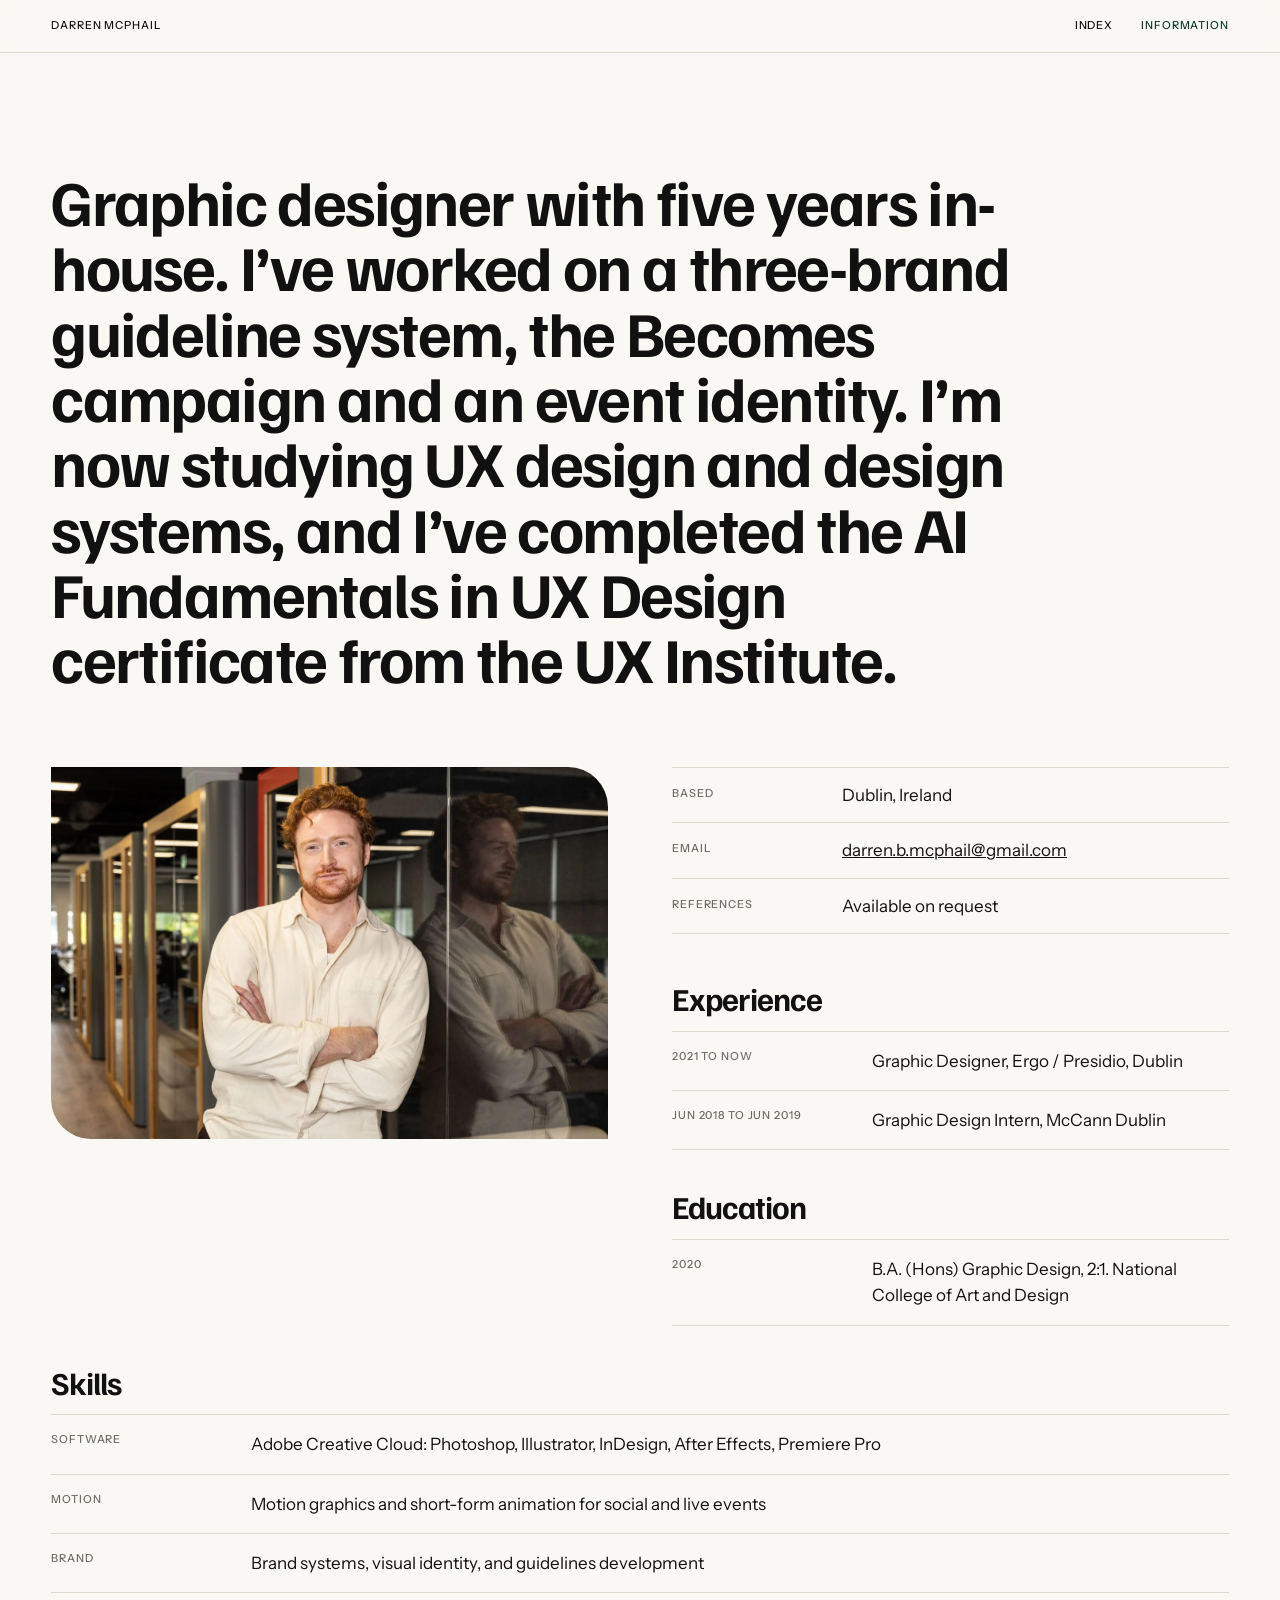
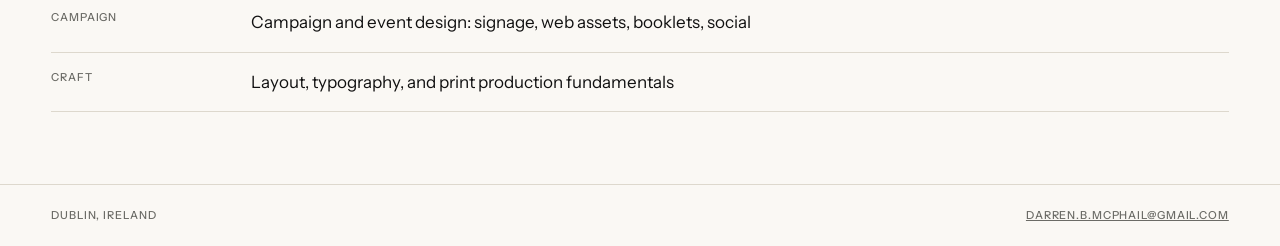
<file: information.html>
<!doctype html><html lang="en"><head><meta charset="utf-8"><meta name="viewport" content="width=device-width,initial-scale=1">
<title>Information · Darren McPhail</title><meta name="description" content="Experience, education and skills. Graphic designer, Dublin.">
<meta property="og:title" content="Information · Darren McPhail"><meta property="og:description" content="Experience, education and skills. Graphic designer, Dublin."><meta property="og:type" content="website"><meta property="og:image" content="https://darrenbmcphail.com/ogimage.jpg"><meta name="twitter:card" content="summary_large_image">
<link rel="icon" href="favicon.svg" type="image/svg+xml">
<link rel="preconnect" href="https://fonts.googleapis.com"><link rel="preconnect" href="https://fonts.gstatic.com" crossorigin><link href="https://fonts.googleapis.com/css2?family=Familjen+Grotesk:wght@700&family=Instrument+Sans:wght@400;500;600&display=swap" rel="stylesheet"><link rel="stylesheet" href="styles.css"></head><body>
<a class="skip" href="#main">Skip to content</a>
<header class="nav"><div class="wrap"><a href="index.html">Darren McPhail</a><nav><a href="index.html">Index</a><a href="information.html" aria-current="page">Information</a></nav></div></header>
<main id="main"><div class="hero"><div class="wrap"><h1 style="font-size:clamp(34px,5vw,64px);max-width:980px;letter-spacing:-.025em">Graphic designer with five years in-house. I’ve worked on a three-brand guideline system, the Becomes campaign and an event identity. I’m now studying UX design and design systems, and I’ve completed the AI Fundamentals in UX Design certificate from the UX Institute.</h1></div></div>
<div class="wrap"><div class="two-col" style="padding-bottom:40px"><div class="portrait"><img src="assets/me/darren.webp" alt="Darren McPhail" width="1400" height="934"></div>
<div><div class="spec"><div class="row"><span>Based</span><span>Dublin, Ireland</span></div><div class="row"><span>Email</span><span><a href="mailto:darren.b.mcphail@gmail.com">darren.b.mcphail@gmail.com</a></span></div><div class="row"><span>References</span><span>Available on request</span></div></div>
<h2 style="font-size:32px;margin-top:48px">Experience</h2><div class="exp" style="margin-top:16px"><div class="row"><span class="label">2021 to now</span><span>Graphic Designer, Ergo / Presidio, Dublin</span></div><div class="row"><span class="label">Jun 2018 to Jun 2019</span><span>Graphic Design Intern, McCann Dublin</span></div></div>
<h2 style="font-size:32px;margin-top:40px">Education</h2><div class="exp" style="margin-top:16px"><div class="row"><span class="label">2020</span><span>B.A. (Hons) Graphic Design, 2:1. National College of Art and Design</span></div></div></div></div>
<h2 style="font-size:32px">Skills</h2><div class="exp" style="margin-top:16px;margin-bottom:72px"><div class="row"><span class="label">Software</span><span>Adobe Creative Cloud: Photoshop, Illustrator, InDesign, After Effects, Premiere Pro</span></div><div class="row"><span class="label">Motion</span><span>Motion graphics and short-form animation for social and live events</span></div><div class="row"><span class="label">Brand</span><span>Brand systems, visual identity, and guidelines development</span></div><div class="row"><span class="label">Campaign</span><span>Campaign and event design: signage, web assets, booklets, social</span></div><div class="row"><span class="label">Craft</span><span>Layout, typography, and print production fundamentals</span></div></div></div></main>
<footer class="f"><div class="wrap"><span class="label">Dublin, Ireland</span><a class="label" href="mailto:darren.b.mcphail@gmail.com">darren.b.mcphail@gmail.com</a></div></footer>
<script src="site.js" defer></script></body></html>
</file>
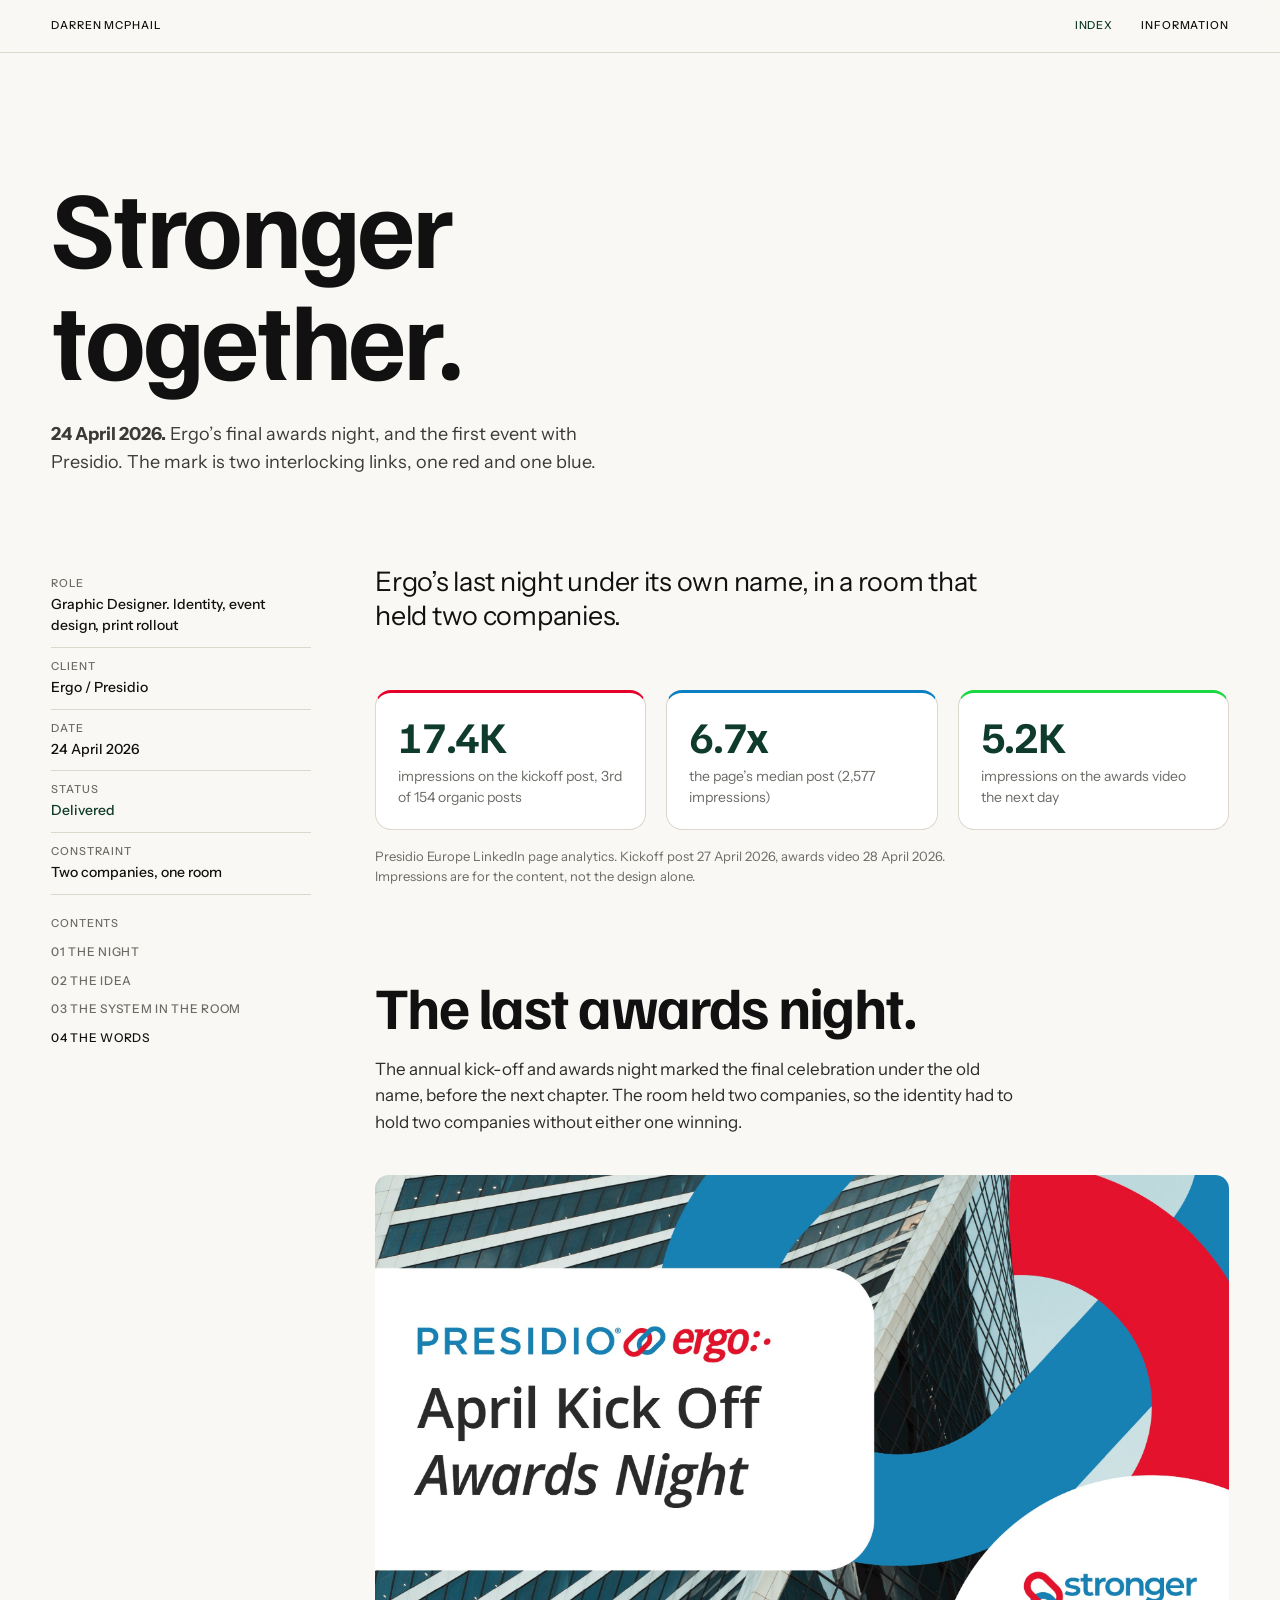
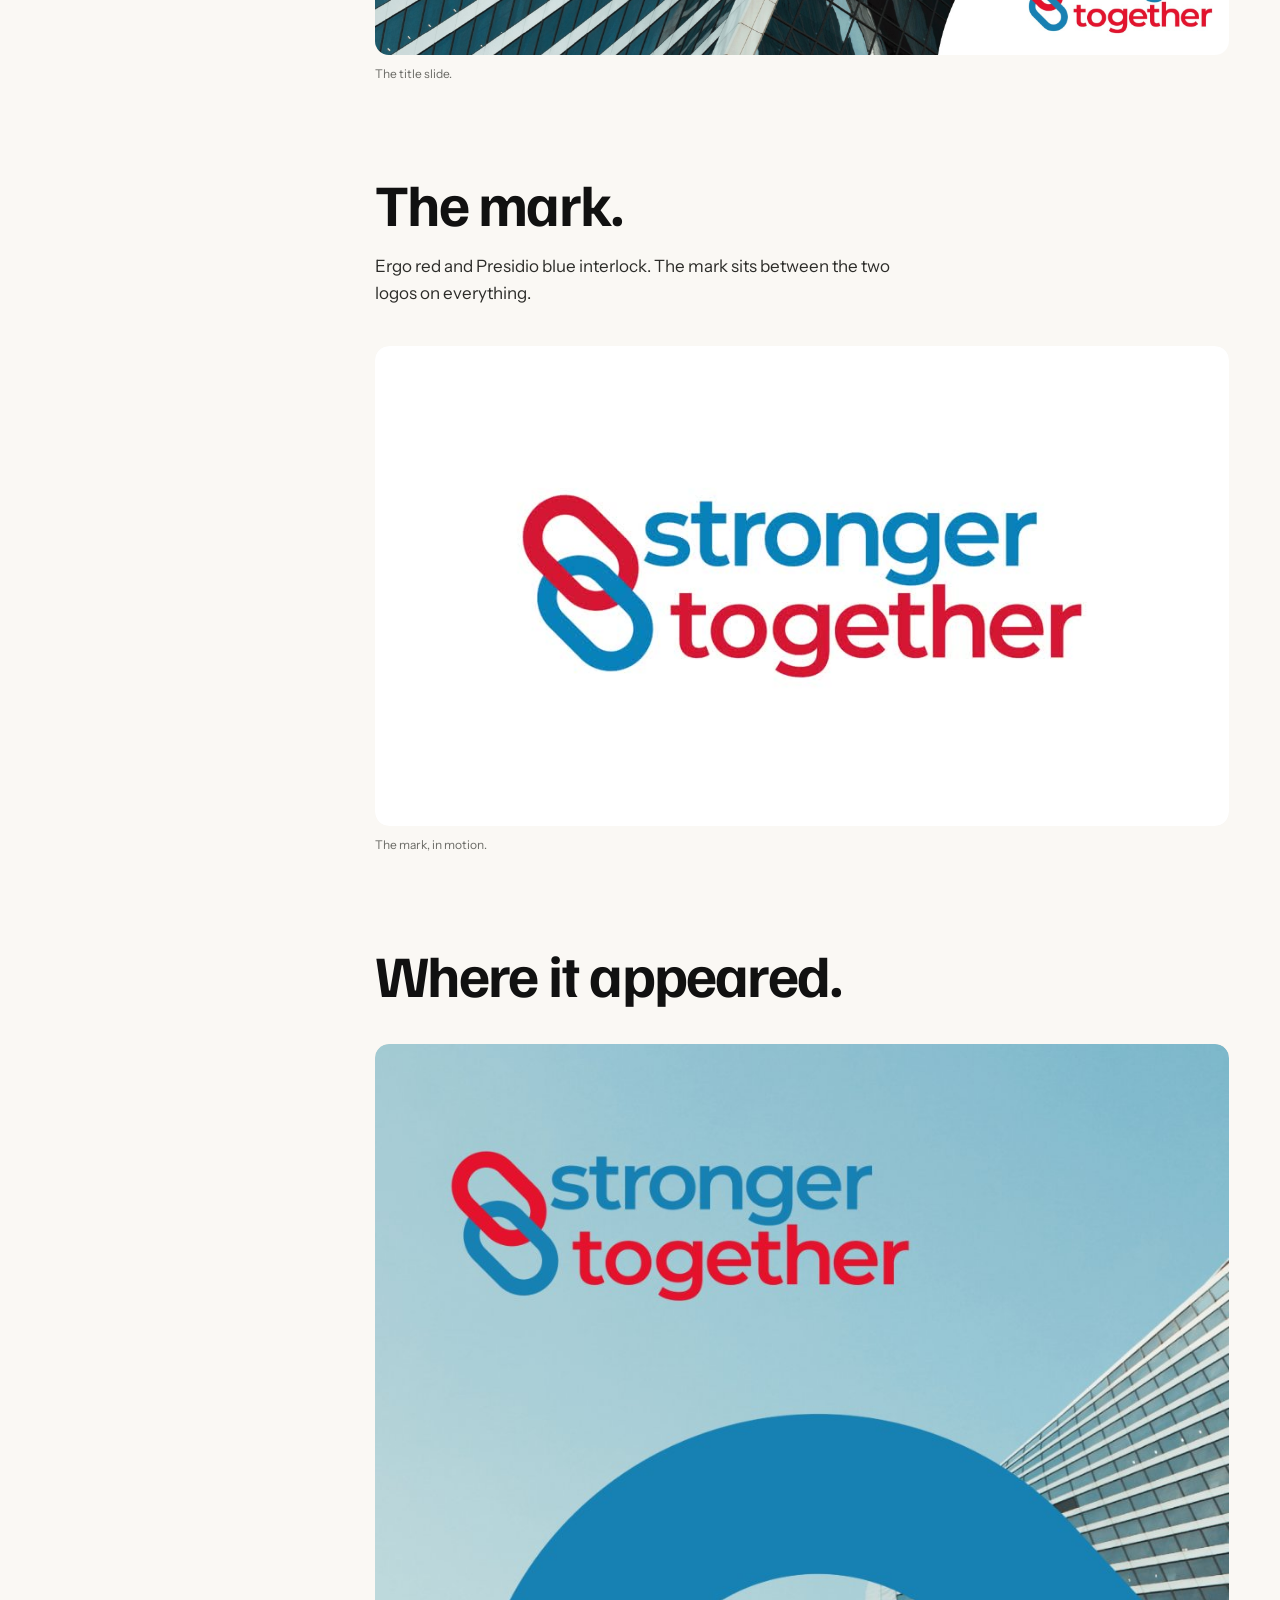
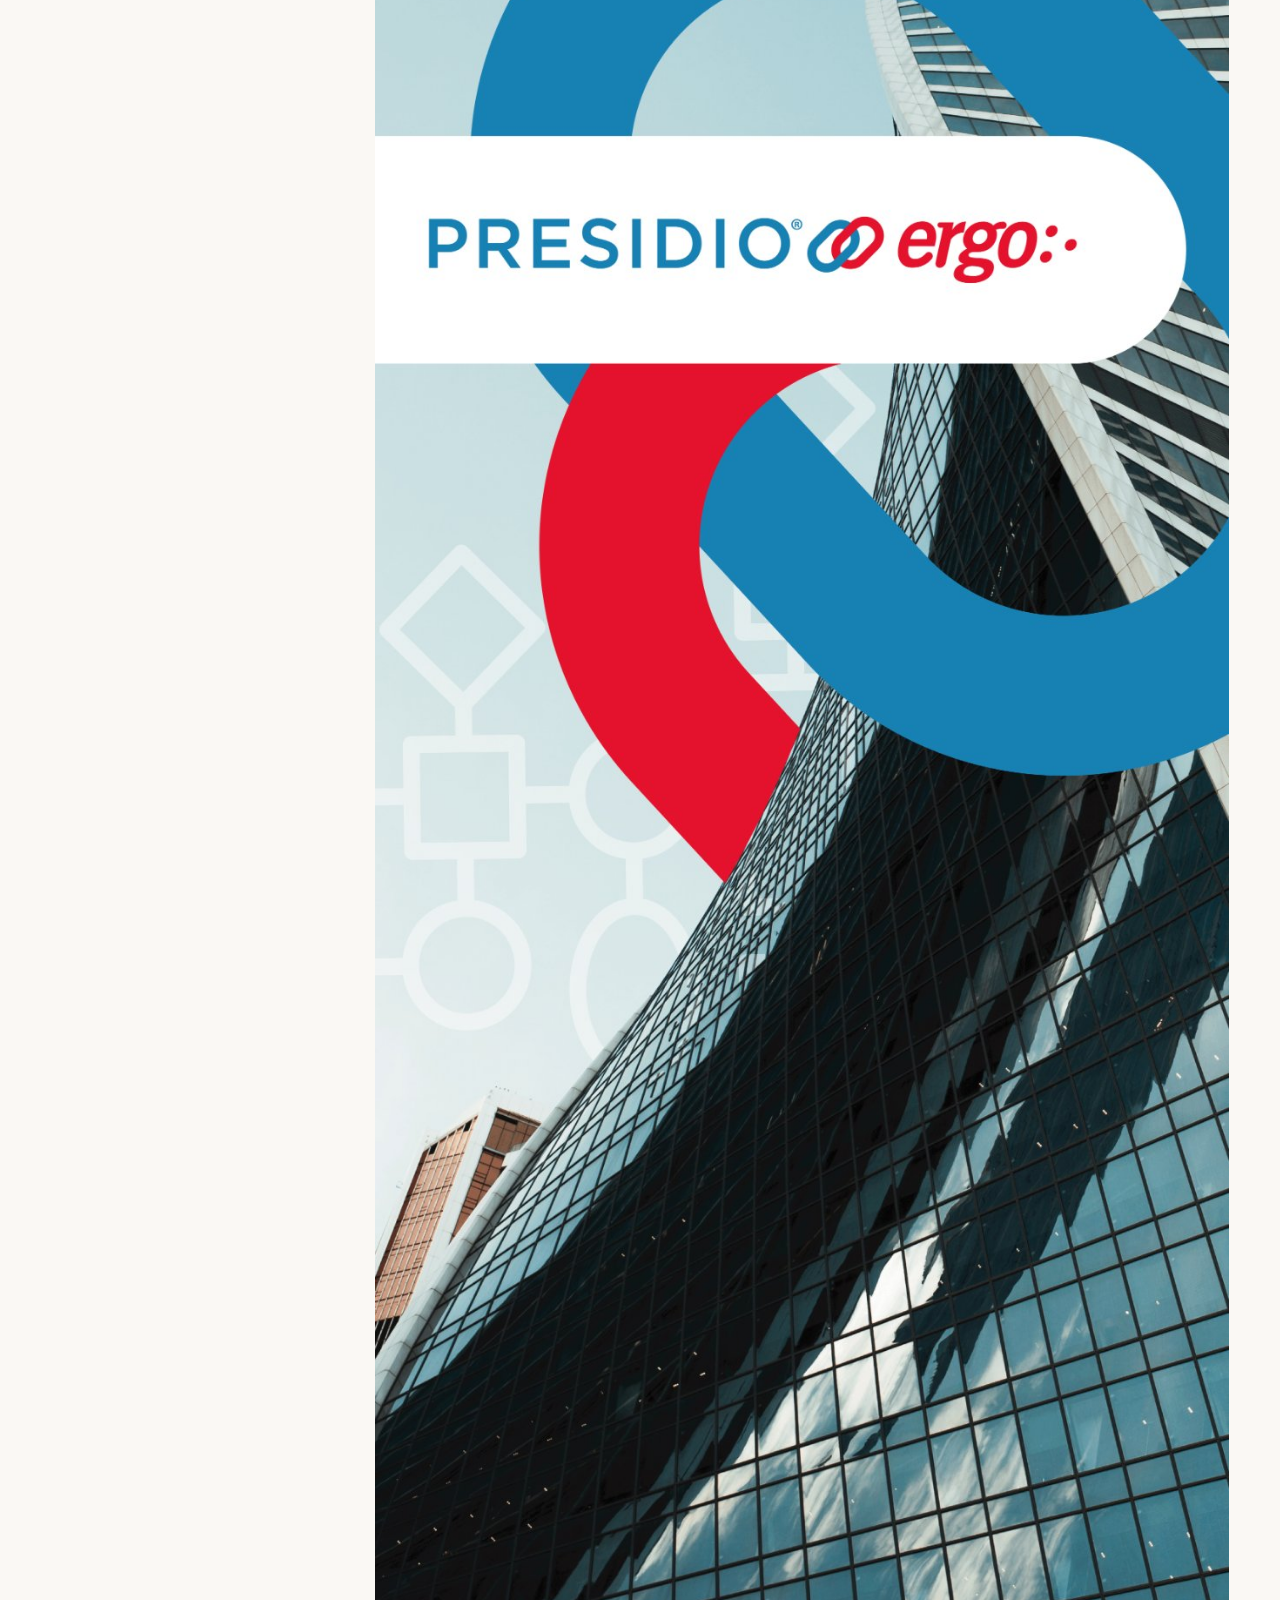
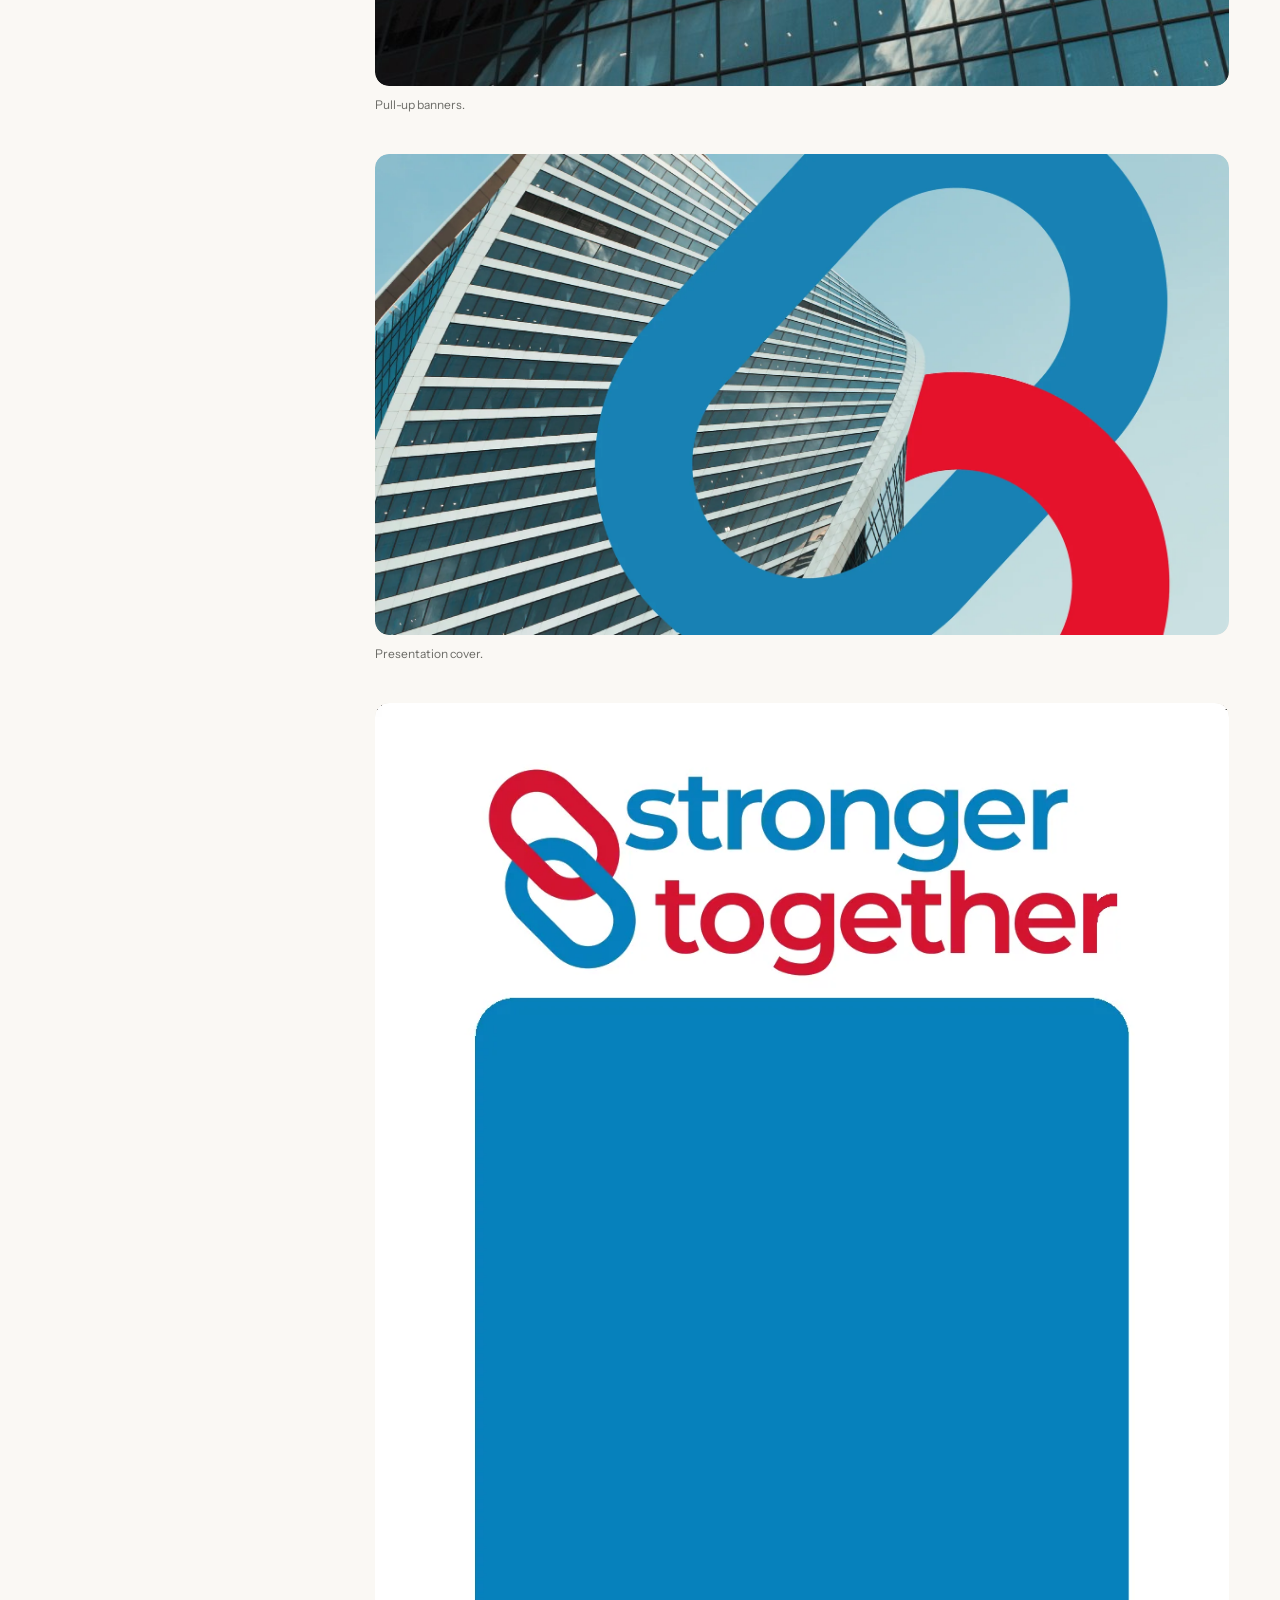
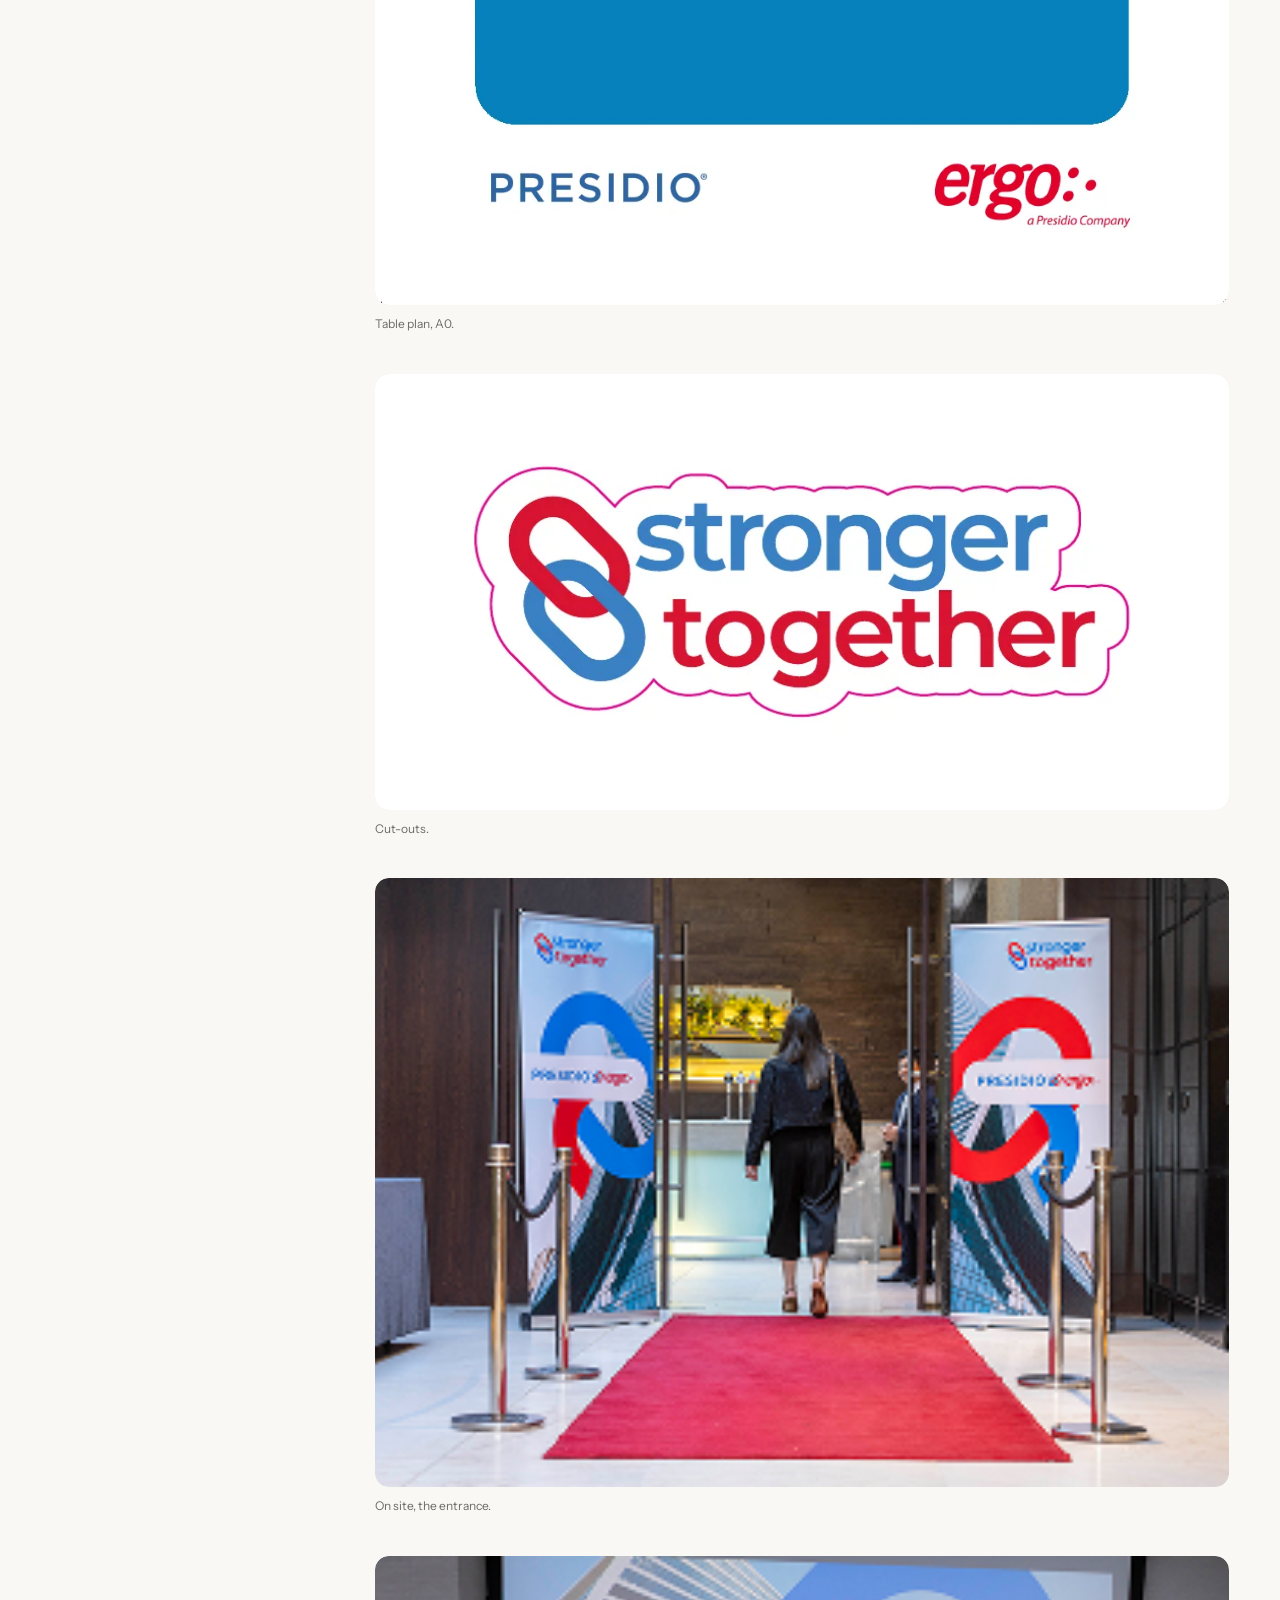
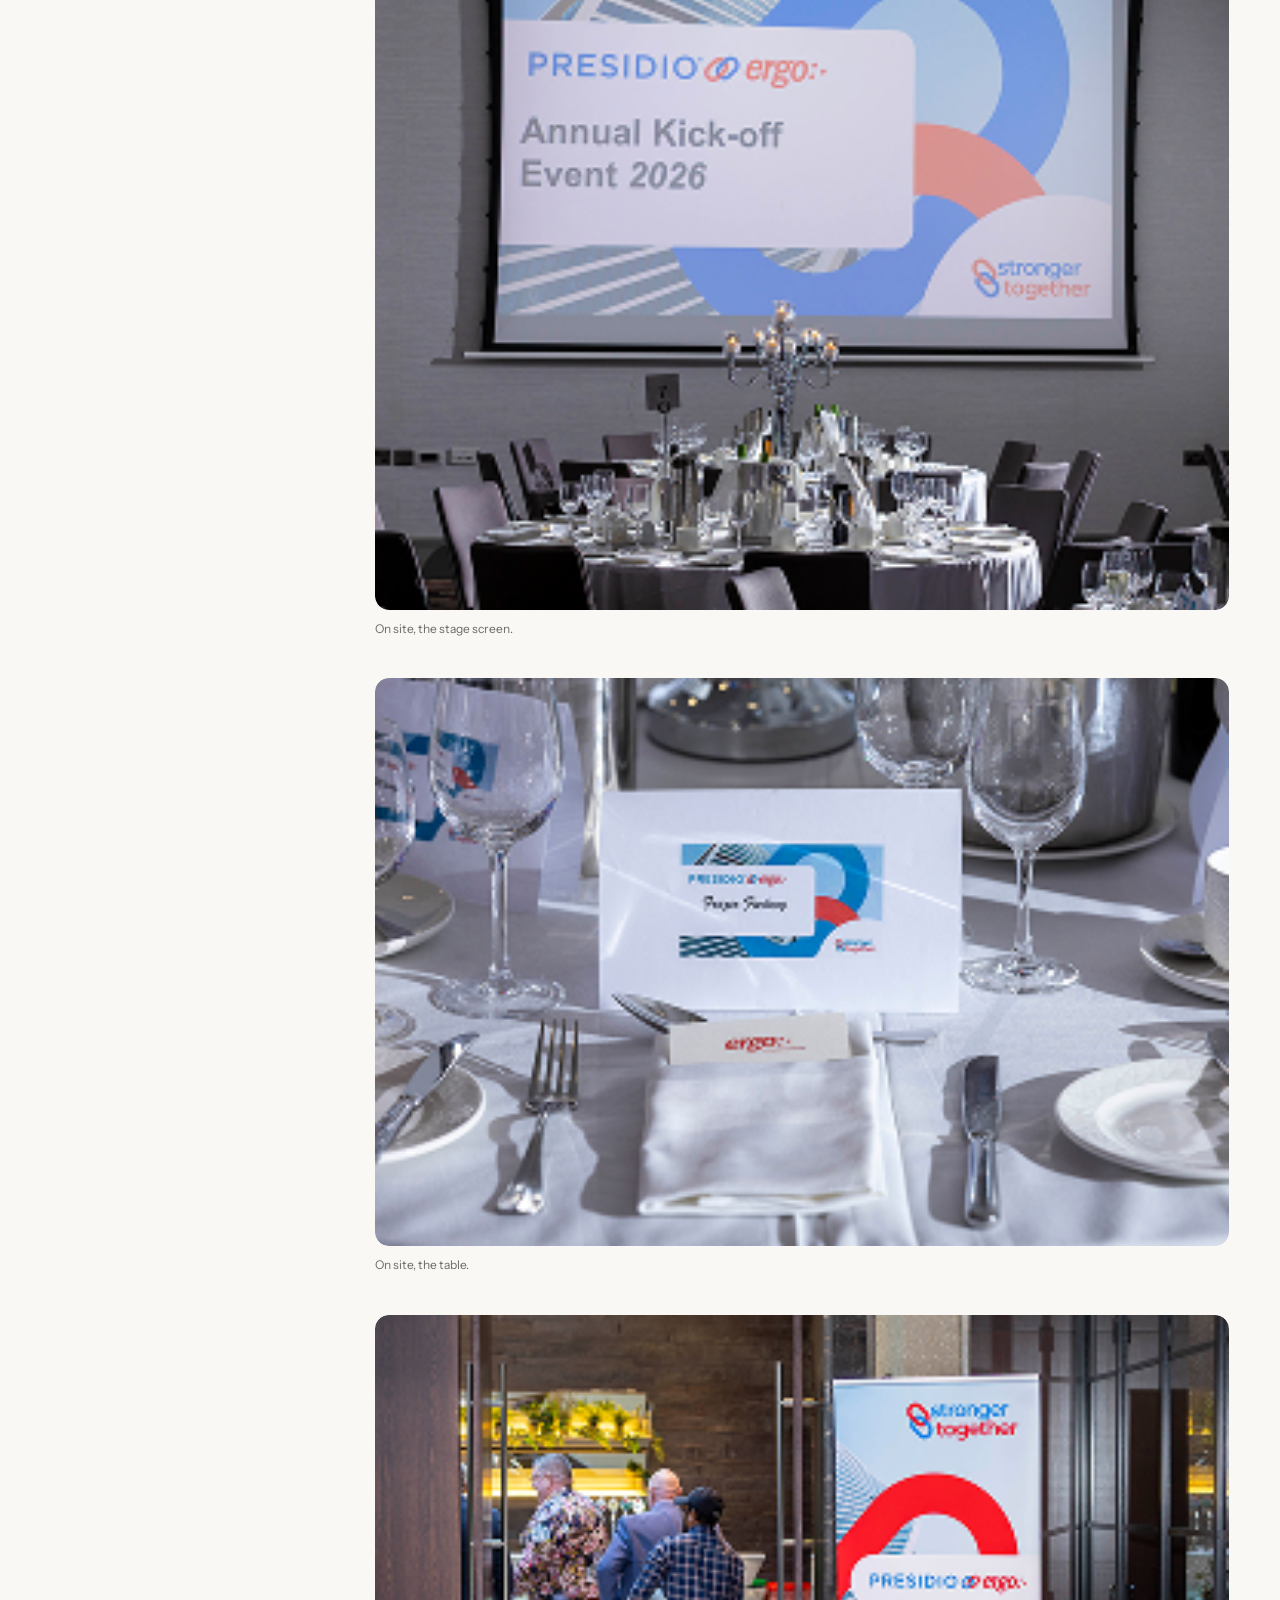
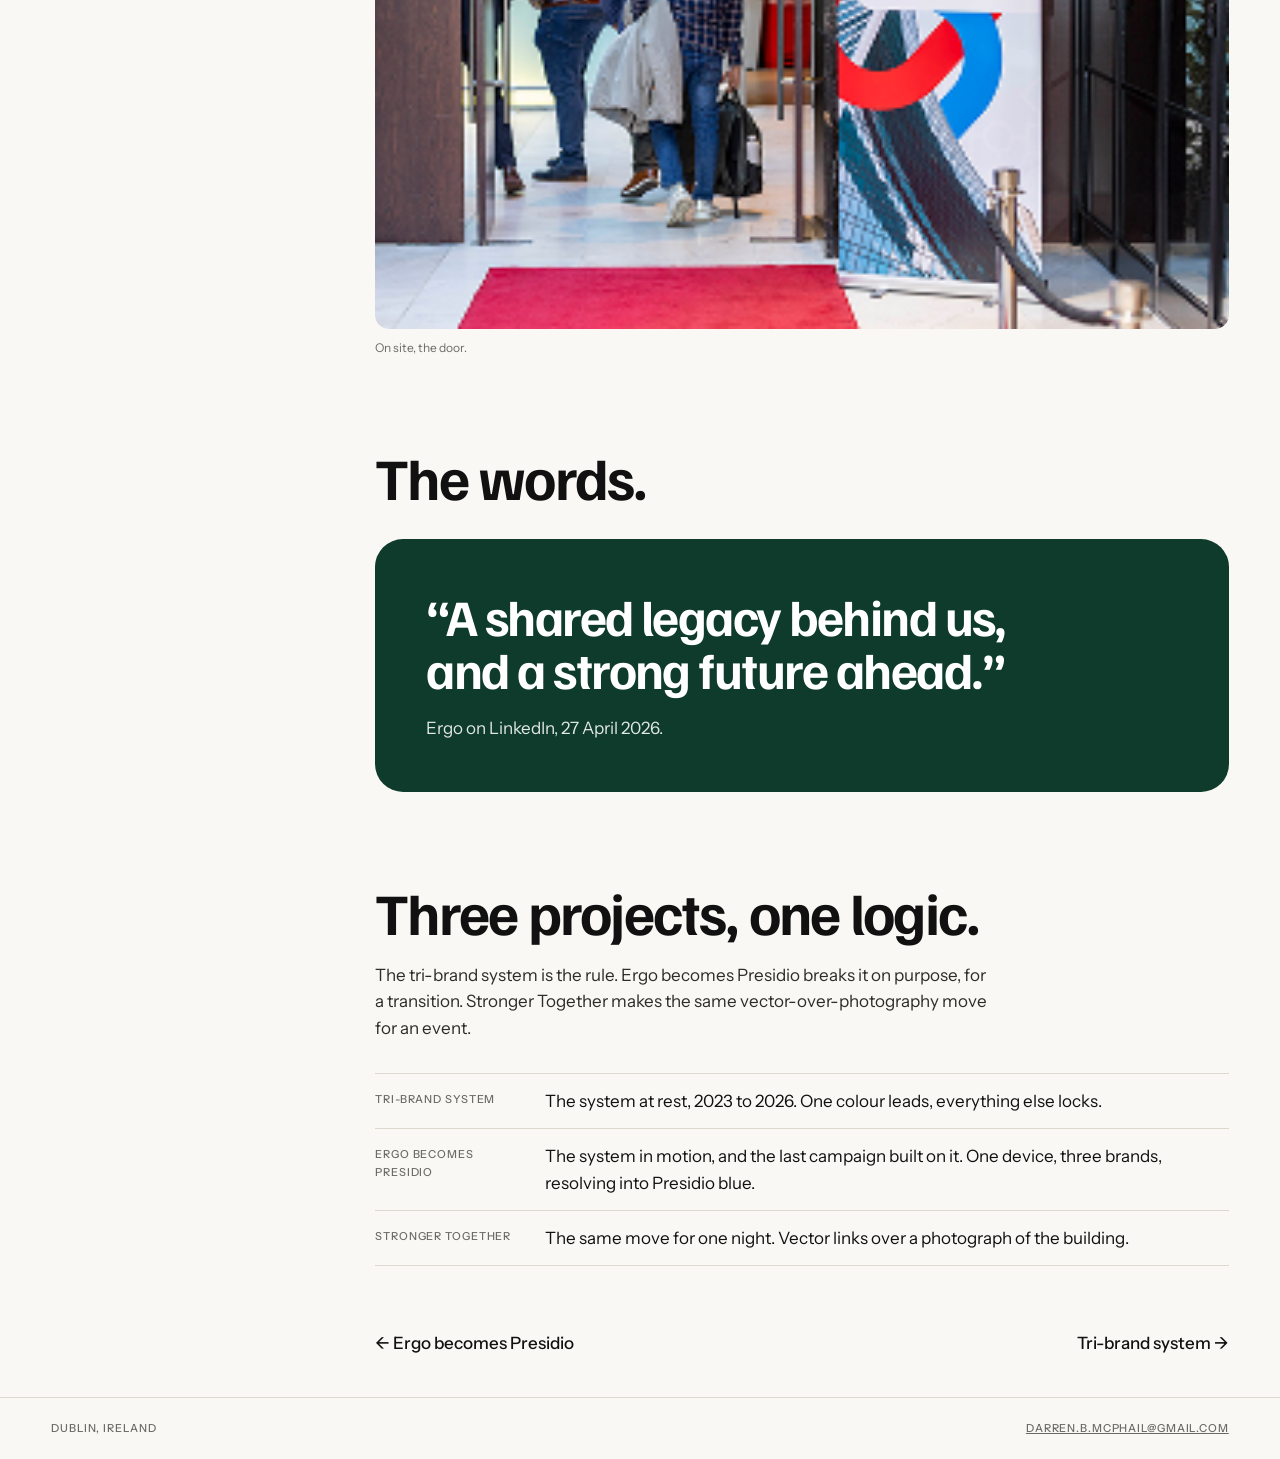
<file: stronger-together.html>
<!doctype html><html lang="en"><head><meta charset="utf-8"><meta name="viewport" content="width=device-width,initial-scale=1">
<title>Stronger Together · Darren McPhail</title><meta name="description" content="Event identity for Ergo’s last night under its own name: one chain mark between two logos, on every surface.">
<meta property="og:title" content="Stronger Together · Darren McPhail"><meta property="og:description" content="Event identity for Ergo’s last night under its own name: one chain mark between two logos, on every surface."><meta property="og:type" content="website"><meta property="og:image" content="https://darrenbmcphail.com/ogimage.jpg"><meta name="twitter:card" content="summary_large_image">
<link rel="icon" href="favicon.svg" type="image/svg+xml">
<link rel="preconnect" href="https://fonts.googleapis.com"><link rel="preconnect" href="https://fonts.gstatic.com" crossorigin><link href="https://fonts.googleapis.com/css2?family=Familjen+Grotesk:wght@700&family=Instrument+Sans:wght@400;500;600&display=swap" rel="stylesheet"><link rel="stylesheet" href="styles.css"></head><body>
<a class="skip" href="#main">Skip to content</a>
<header class="nav"><div class="wrap"><a href="index.html">Darren McPhail</a><nav><a href="index.html" aria-current="page">Index</a><a href="information.html">Information</a></nav></div></header>
<main id="main"><div class="hero" style="padding-bottom:32px"><div class="wrap"><h1>Stronger<br>together.</h1><p class="lede"><b>24 April 2026.</b> Ergo’s final awards night, and the first event with Presidio. The mark is two interlocking links, one red and one blue.</p></div></div><div class="wrap"><div class="layout"><aside class="meta"><dl><div><dt class="label">Role</dt><dd>Graphic Designer. Identity, event design, print rollout</dd></div><div><dt class="label">Client</dt><dd>Ergo / Presidio</dd></div><div><dt class="label">Date</dt><dd>24 April 2026</dd></div><div><dt class="label">Status</dt><dd class="st">Delivered</dd></div><div><dt class="label">Constraint</dt><dd>Two companies, one room</dd></div></dl><p class="label" style="margin-top:20px">Contents</p><ol><li><a href="#night">01  The night</a></li><li><a href="#idea">02  The idea</a></li><li><a href="#system">03  The system in the room</a></li><li><a href="#words">04  The words</a></li></ol></aside><div class="content"><p class="lede">Ergo’s last night under its own name, in a room that held two&nbsp;companies.</p><div class="stats"><div class="stat r"><b>17.4K</b><span>impressions on the kickoff post, 3rd of 154 organic posts</span></div><div class="stat b"><b>6.7x</b><span>the page’s median post (2,577 impressions)</span></div><div class="stat g"><b>5.2K</b><span>impressions on the awards video the next day</span></div></div><p class="note">Presidio Europe LinkedIn page analytics. Kickoff post 27 April 2026, awards video 28 April 2026. Impressions are for the content, not the design&nbsp;alone.</p><section id="night"><h2>The last awards&nbsp;night.</h2><p>The annual kick-off and awards night marked the final celebration under the old name, before the next chapter. The room held two companies, so the identity had to hold two companies without either one&nbsp;winning.</p><figure class="flat"><img src="assets/st/st-slide-title-2576.jpg" alt="Awards night title slide with the chain mark between the Presidio and Ergo logos" loading="lazy" width="2576" height="1449"><figcaption>The title slide.</figcaption></figure></section><section id="idea"><h2>The mark.</h2><p>Ergo red and Presidio blue interlock. The mark sits between the two logos on&nbsp;everything.</p><figure class="flat"><video src="assets/st/logo-motion.mp4" poster="assets/st/logo-poster.jpg" muted loop playsinline autoplay preload="metadata" aria-label="Animation of the Stronger Together logo: two links draw in, interlock, then the words appear"></video><figcaption>The mark, in&nbsp;motion.</figcaption></figure></section><section id="system"><h2>Where it appeared.</h2><div class="grid"><figure class="flat"><div class="tile"><img src="assets/st/st-banner-981.jpg" alt="Pull-up banner design" loading="lazy"></div><figcaption>Pull-up banners.</figcaption></figure><figure class="flat"><div class="tile"><img src="assets/st/ppt-cover.webp" alt="Presentation cover with the chain over a building photograph" loading="lazy"></div><figcaption>Presentation cover.</figcaption></figure><figure class="flat"><div class="tile"><img src="assets/st/table-plan-p01.webp" alt="Table plan A0" loading="lazy"></div><figcaption>Table plan, A0.</figcaption></figure><figure class="flat"><div class="tile"><img src="assets/st/cutout-stronger-together-p01.webp" alt="Cut-out" loading="lazy"></div><figcaption>Cut-outs.</figcaption></figure><figure class="flat"><div class="tile"><img src="assets/st/st-onsite-banner-pair.png" alt="Pull-up banners at the venue entrance" loading="lazy"></div><figcaption>On site, the&nbsp;entrance.</figcaption></figure><figure class="flat"><div class="tile"><img src="assets/st/st-onsite-screen-1.png" alt="Stage screen showing the Annual Kick-off Event 2026 slide" loading="lazy"></div><figcaption>On site, the stage&nbsp;screen.</figcaption></figure><figure class="flat"><div class="tile"><img src="assets/st/st-onsite-table-plan.png" alt="Photo booth template on a table" loading="lazy"></div><figcaption>On site, the&nbsp;table.</figcaption></figure><figure class="flat"><div class="tile"><img src="assets/st/st-onsite-banner-door.png" alt="Pull-up banner in the venue doorway" loading="lazy"></div><figcaption>On site, the&nbsp;door.</figcaption></figure></div></section><section id="words"><h2>The words.</h2><div class="quote" style="margin-top:32px;background:var(--brg)"><h2>“A shared legacy behind us, and a strong future&nbsp;ahead.”</h2><p>Ergo on LinkedIn, 27 April&nbsp;2026.</p></div></section><section id="connected"><h2>Three projects, one&nbsp;logic.</h2><p>The tri-brand system is the rule. Ergo becomes Presidio breaks it on purpose, for a transition. Stronger Together makes the same vector-over-photography move for an&nbsp;event.</p><div class="spec" style="margin-top:32px"><div class="row"><span>Tri-brand system</span><span>The system at rest, 2023 to 2026. One colour leads, everything else locks.</span></div><div class="row"><span>Ergo becomes Presidio</span><span>The system in motion, and the last campaign built on it. One device, three brands, resolving into Presidio blue.</span></div><div class="row"><span>Stronger Together</span><span>The same move for one night. Vector links over a photograph of the building.</span></div></div></section><div class="pager"><a href="ergo-becomes-presidio.html">← Ergo becomes Presidio</a><a href="tri-brand-system.html">Tri-brand system →</a></div></div></div></div></main>
<footer class="f"><div class="wrap"><span class="label">Dublin, Ireland</span><a class="label" href="mailto:darren.b.mcphail@gmail.com">darren.b.mcphail@gmail.com</a></div></footer>
<script src="site.js" defer></script></body></html>
</file>
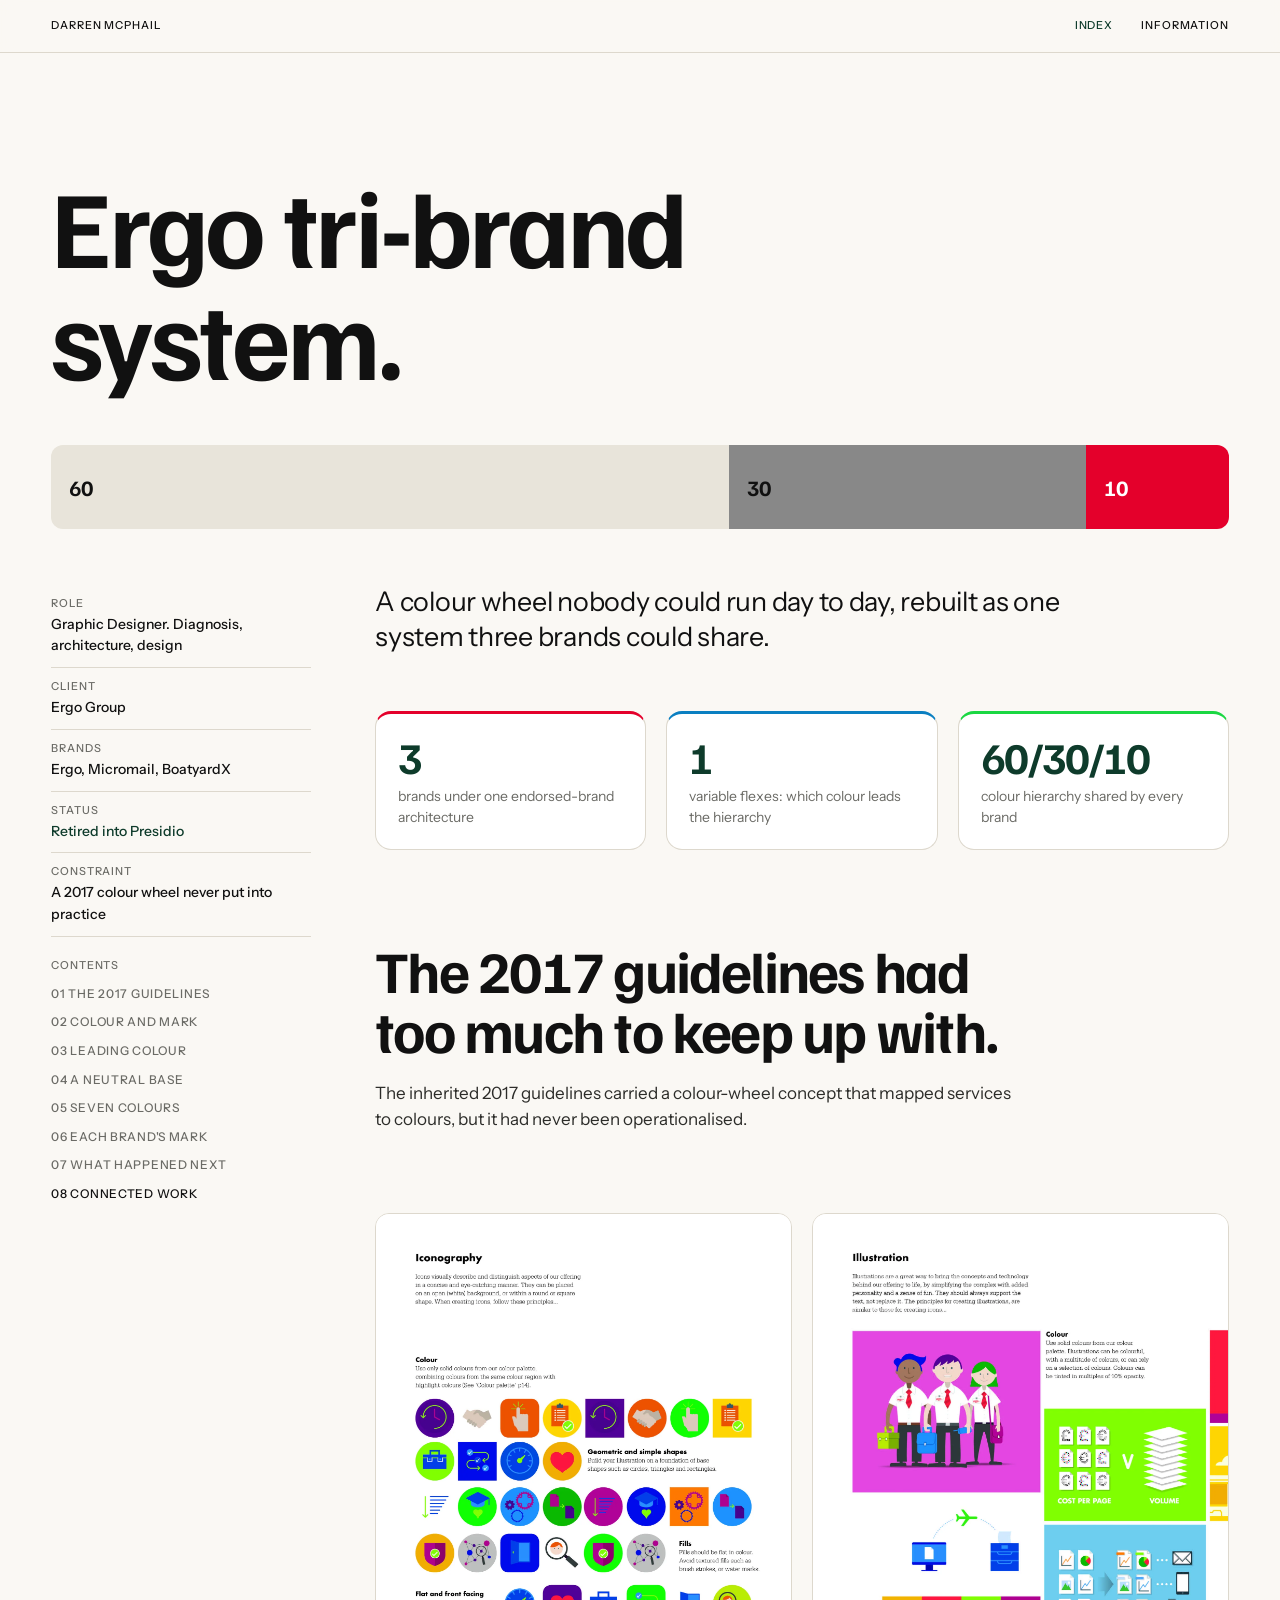
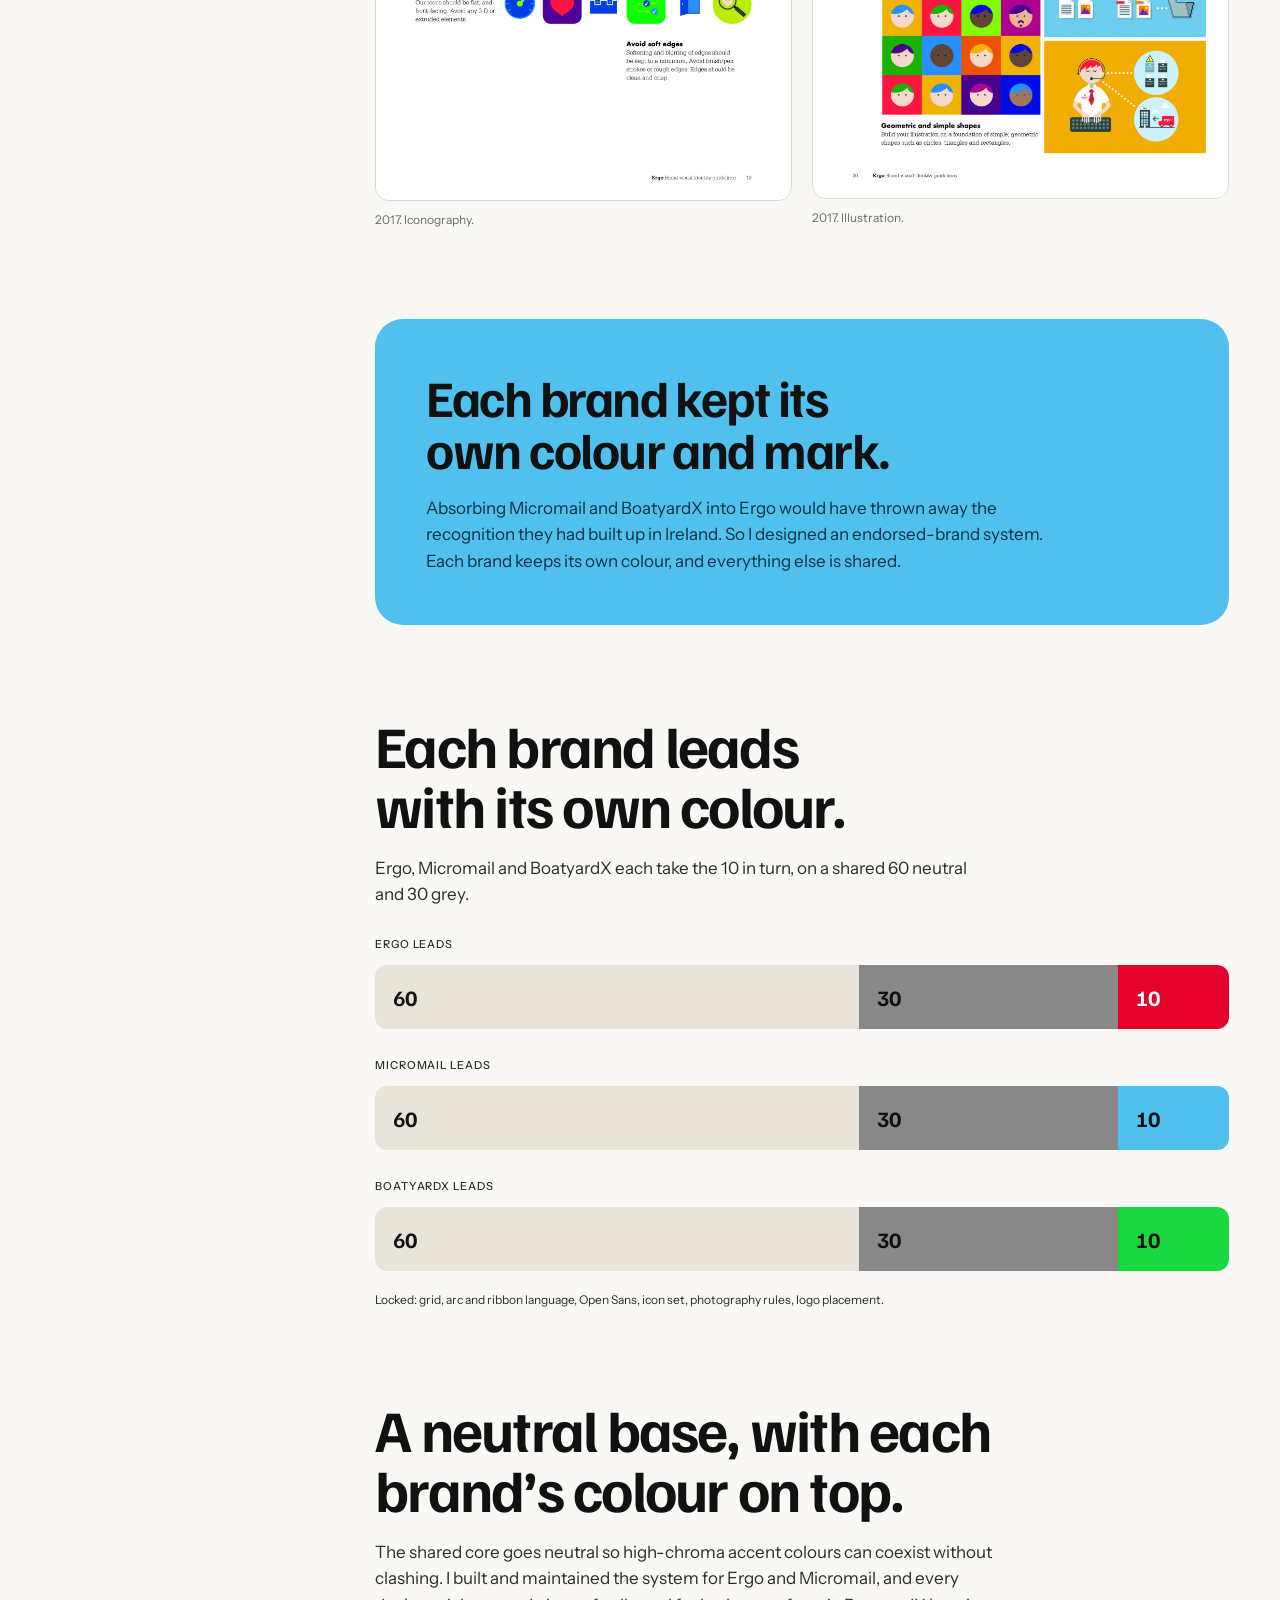
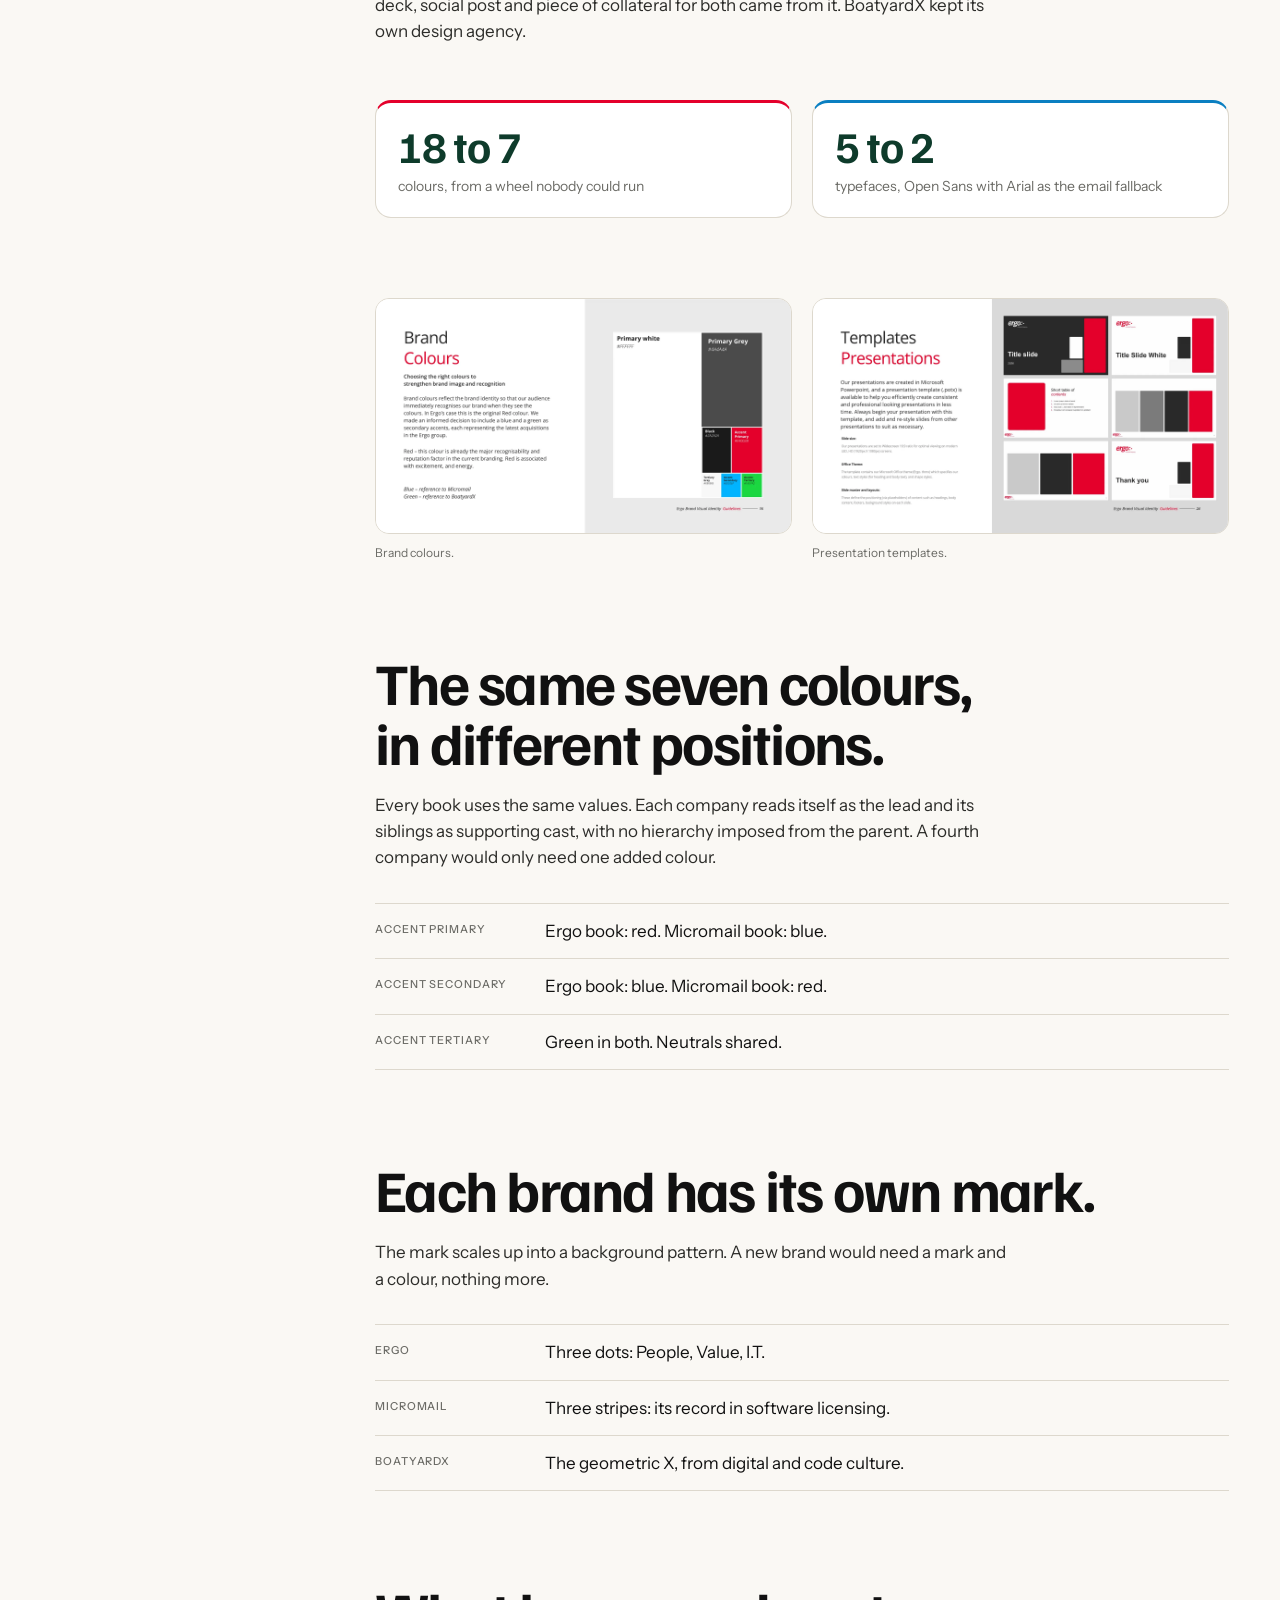
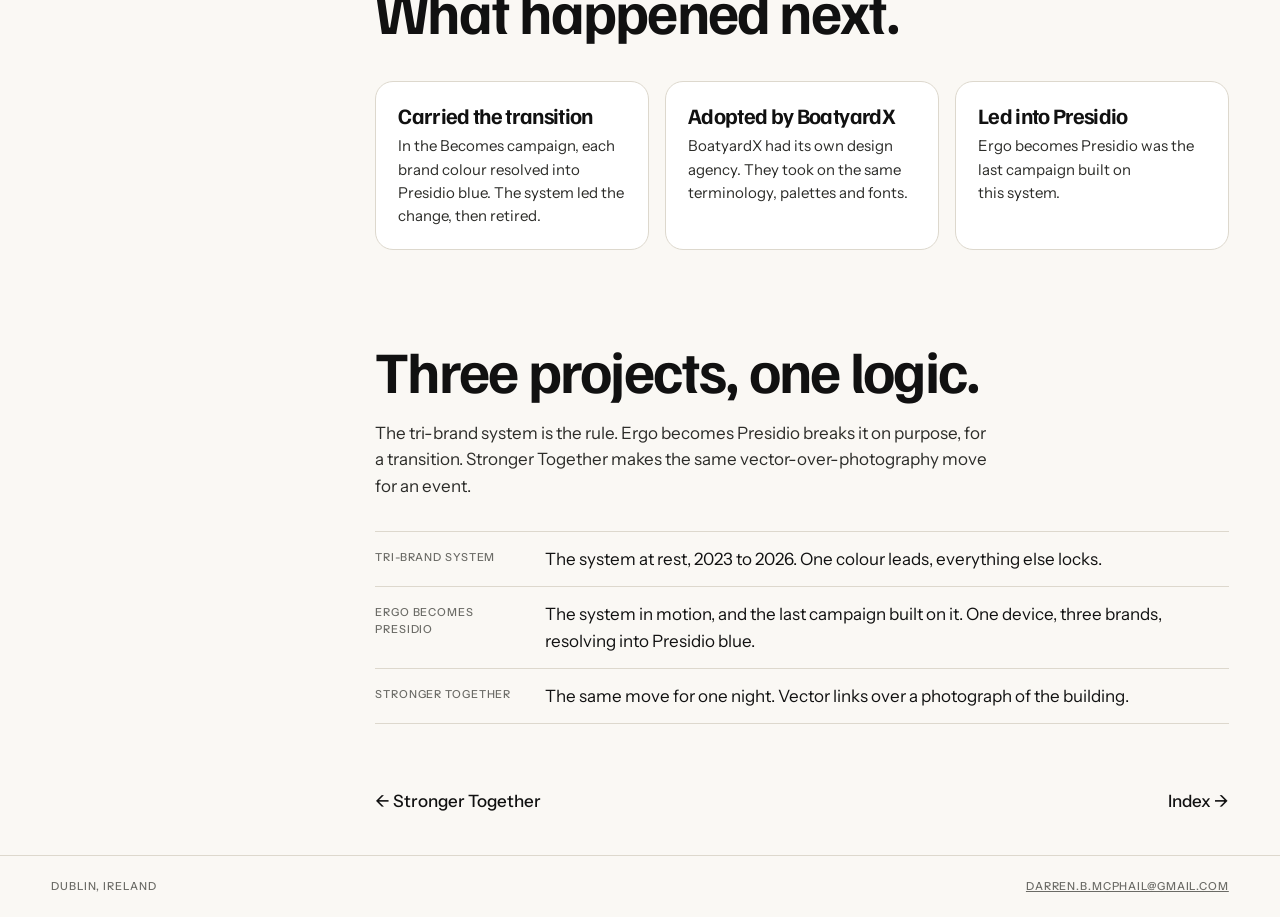
<file: tri-brand-system.html>
<!doctype html><html lang="en"><head><meta charset="utf-8"><meta name="viewport" content="width=device-width,initial-scale=1">
<title>Ergo tri-brand system · Darren McPhail</title><meta name="description" content="One endorsed-brand architecture for Ergo, Micromail and BoatyardX: one variable flexes, everything else locks.">
<meta property="og:title" content="Ergo tri-brand system · Darren McPhail"><meta property="og:description" content="One endorsed-brand architecture for Ergo, Micromail and BoatyardX: one variable flexes, everything else locks."><meta property="og:type" content="website"><meta property="og:image" content="https://darrenbmcphail.com/ogimage.jpg"><meta name="twitter:card" content="summary_large_image">
<link rel="icon" href="favicon.svg" type="image/svg+xml">
<link rel="preconnect" href="https://fonts.googleapis.com"><link rel="preconnect" href="https://fonts.gstatic.com" crossorigin><link href="https://fonts.googleapis.com/css2?family=Familjen+Grotesk:wght@700&family=Instrument+Sans:wght@400;500;600&display=swap" rel="stylesheet"><link rel="stylesheet" href="styles.css"></head><body>
<a class="skip" href="#main">Skip to content</a>
<header class="nav"><div class="wrap"><a href="index.html">Darren McPhail</a><nav><a href="index.html" aria-current="page">Index</a><a href="information.html">Information</a></nav></div></header>
<main id="main"><div class="hero" style="padding-bottom:40px"><div class="wrap"><h1>Ergo tri-brand<br>system.</h1></div></div><div class="wrap"><div class="seg" role="img" aria-label="60, 30, 10 colour hierarchy" style="height:84px"><i style="flex:60;background:var(--paper3)">60</i><i style="flex:30;background:#888">30</i><i style="flex:10;background:var(--red);color:#fff">10</i></div></div><div class="wrap"><div class="layout"><aside class="meta"><dl><div><dt class="label">Role</dt><dd>Graphic Designer. Diagnosis, architecture, design</dd></div><div><dt class="label">Client</dt><dd>Ergo Group</dd></div><div><dt class="label">Brands</dt><dd>Ergo, Micromail, BoatyardX</dd></div><div><dt class="label">Status</dt><dd class="st">Retired into Presidio</dd></div><div><dt class="label">Constraint</dt><dd>A 2017 colour wheel never put into practice</dd></div></dl><p class="label" style="margin-top:20px">Contents</p><ol><li><a href="#diagnosis">01  The 2017 guidelines</a></li><li><a href="#decision">02  Colour and mark</a></li><li><a href="#variable">03  Leading colour</a></li><li><a href="#mechanism">04  A neutral base</a></li><li><a href="#palette">05  Seven colours</a></li><li><a href="#mark">06  Each brand's mark</a></li><li><a href="#proof">07  What happened next</a></li><li><a href="#connected">08  Connected work</a></li></ol></aside><div class="content"><p class="lede">A colour wheel nobody could run day to day, rebuilt as one system three brands could&nbsp;share.</p><div class="stats"><div class="stat r"><b>3</b><span>brands under one endorsed-brand architecture</span></div><div class="stat b"><b>1</b><span>variable flexes: which colour leads the hierarchy</span></div><div class="stat g"><b>60/30/10</b><span>colour hierarchy shared by every brand</span></div></div><section id="diagnosis"><h2>The 2017 guidelines had too much to keep up&nbsp;with.</h2><p>The inherited 2017 guidelines carried a colour-wheel concept that mapped services to colours, but it had never been&nbsp;operationalised.</p><div class="pair"><figure class="flat"><img src="assets/tri/ergo-2017-p19.webp" alt="2017 guidelines, iconography" loading="lazy"><figcaption>2017. Iconography.</figcaption></figure><figure class="flat"><img src="assets/tri/ergo-2017-p20.webp" alt="2017 guidelines, illustration" loading="lazy"><figcaption>2017. Illustration.</figcaption></figure></div></section><section id="decision"><div class="quote light" style="margin-top:0"><h2>Each brand kept its own colour and&nbsp;mark.</h2><p>Absorbing Micromail and BoatyardX into Ergo would have thrown away the recognition they had built up in Ireland. So I designed an endorsed-brand system. Each brand keeps its own colour, and everything else is&nbsp;shared.</p></div></section><section id="variable"><h2>Each brand leads with its own&nbsp;colour.</h2><p>Ergo, Micromail and BoatyardX each take the 10 in turn, on a shared 60 neutral and 30&nbsp;grey.</p><p class="label" style="margin-top:28px">Ergo leads</p><div class="seg"><i style="flex:60;background:var(--paper3)">60</i><i style="flex:30;background:#888">30</i><i style="flex:10;background:var(--red);color:#fff">10</i></div><p class="label" style="margin-top:28px">Micromail leads</p><div class="seg"><i style="flex:60;background:var(--paper3)">60</i><i style="flex:30;background:#888">30</i><i style="flex:10;background:var(--mblue);color:#111">10</i></div><p class="label" style="margin-top:28px">BoatyardX leads</p><div class="seg"><i style="flex:60;background:var(--paper3)">60</i><i style="flex:30;background:#888">30</i><i style="flex:10;background:var(--green);color:#111">10</i></div><p class="cap">Locked: grid, arc and ribbon language, Open Sans, icon set, photography rules, logo&nbsp;placement.</p></section><section id="mechanism"><h2>A neutral base, with each brand’s colour on&nbsp;top.</h2><p>The shared core goes neutral so high-chroma accent colours can coexist without clashing. I built and maintained the system for Ergo and Micromail, and every deck, social post and piece of collateral for both came from it. BoatyardX kept its own design&nbsp;agency.</p><div class="stats"><div class="stat r"><b>18 to 7</b><span>colours, from a wheel nobody could run</span></div><div class="stat b"><b>5 to 2</b><span>typefaces, Open Sans with Arial as the email fallback</span></div></div><div class="pair"><figure class="flat"><img src="assets/tri/visual-identity-p18.webp" alt="Tri-brand guidelines, brand colours" loading="lazy"><figcaption>Brand colours.</figcaption></figure><figure class="flat"><img src="assets/tri/visual-identity-p28.webp" alt="Tri-brand guidelines, presentation templates" loading="lazy"><figcaption>Presentation templates.</figcaption></figure></div></section><section id="palette"><h2>The same seven colours, in different&nbsp;positions.</h2><p>Every book uses the same values. Each company reads itself as the lead and its siblings as supporting cast, with no hierarchy imposed from the parent. A fourth company would only need one added&nbsp;colour.</p><div class="spec" style="margin-top:32px"><div class="row"><span>Accent primary</span><span>Ergo book: red. Micromail book: blue.</span></div><div class="row"><span>Accent secondary</span><span>Ergo book: blue. Micromail book: red.</span></div><div class="row"><span>Accent tertiary</span><span>Green in both. Neutrals shared.</span></div></div></section><section id="mark"><h2>Each brand has its own&nbsp;mark.</h2><p>The mark scales up into a background pattern. A new brand would need a mark and a colour, nothing&nbsp;more.</p><div class="spec" style="margin-top:32px"><div class="row"><span>Ergo</span><span>Three dots: People, Value, I.T.</span></div><div class="row"><span>Micromail</span><span>Three stripes: its record in software licensing.</span></div><div class="row"><span>BoatyardX</span><span>The geometric X, from digital and code culture.</span></div></div></section><section id="proof"><h2>What happened next.</h2><div class="cards3"><div class="c"><h3>Carried the transition</h3><p>In the Becomes campaign, each brand colour resolved into Presidio blue. The system led the change, then&nbsp;retired.</p></div><div class="c"><h3>Adopted by BoatyardX</h3><p>BoatyardX had its own design agency. They took on the same terminology, palettes and&nbsp;fonts.</p></div><div class="c"><h3>Led into Presidio</h3><p>Ergo becomes Presidio was the last campaign built on this&nbsp;system.</p></div></div></section><section id="connected"><h2>Three projects, one&nbsp;logic.</h2><p>The tri-brand system is the rule. Ergo becomes Presidio breaks it on purpose, for a transition. Stronger Together makes the same vector-over-photography move for an&nbsp;event.</p><div class="spec" style="margin-top:32px"><div class="row"><span>Tri-brand system</span><span>The system at rest, 2023 to 2026. One colour leads, everything else locks.</span></div><div class="row"><span>Ergo becomes Presidio</span><span>The system in motion, and the last campaign built on it. One device, three brands, resolving into Presidio blue.</span></div><div class="row"><span>Stronger Together</span><span>The same move for one night. Vector links over a photograph of the building.</span></div></div></section><div class="pager"><a href="stronger-together.html">← Stronger Together</a><a href="index.html">Index →</a></div></div></div></div></main>
<footer class="f"><div class="wrap"><span class="label">Dublin, Ireland</span><a class="label" href="mailto:darren.b.mcphail@gmail.com">darren.b.mcphail@gmail.com</a></div></footer>
<script src="site.js" defer></script></body></html>
</file>
<file: styles.css>
:root{--paper:#FAF8F4;--paper2:#F1EEE7;--paper3:#E8E4DA;--line:#DDD8CD;--ink:#111;--mu:#6B6B66;--brg:#0E3B2B;--org:#0E3B2B;--red:#e4002b;--pblue:#0a7fc1;--mblue:#50c0ef;--green:#1ad742;--gut:clamp(20px,4vw,56px);--max:1320px}
*{box-sizing:border-box;margin:0;padding:0}
html{scroll-behavior:smooth}
body{background-color:var(--paper);background-image:linear-gradient(rgba(80,192,239,.30) 1px,transparent 1px),linear-gradient(90deg,rgba(80,192,239,.30) 1px,transparent 1px);background-size:28px 28px;color:var(--ink);font-family:'Instrument Sans',system-ui,sans-serif;font-size:17px;line-height:1.55;-webkit-font-smoothing:antialiased}
img,video{display:block;max-width:100%;height:auto}
a{color:inherit}
h1,h2,h3{font-family:'Familjen Grotesk','Instrument Sans',sans-serif;font-weight:700;letter-spacing:-.03em;line-height:1.02}
.label{font-family:'Instrument Sans',sans-serif;font-weight:500;font-size:11px;letter-spacing:.08em;text-transform:uppercase;color:var(--mu)}
.wrap{max-width:var(--max);margin:0 auto;padding:0 var(--gut)}
header.nav{position:sticky;top:0;z-index:20;background:rgba(250,248,244,.92);backdrop-filter:blur(8px);border-bottom:1px solid var(--line)}
header.nav .wrap{display:flex;justify-content:space-between;align-items:center;height:52px}
header.nav a{text-decoration:none;font-weight:500;font-size:11px;letter-spacing:.08em;text-transform:uppercase}
header.nav nav{display:flex;gap:28px}
header.nav a[aria-current=page]{color:var(--org)}
.hero{padding:clamp(48px,9vw,120px) 0 clamp(40px,6vw,80px)}
.hero h1{font-size:clamp(46px,8.6vw,124px)}
.hero p.lede{max-width:560px;margin-top:28px;color:#3a3a37;font-size:18px}
.crumb{margin-bottom:28px}
.band{padding:clamp(48px,7vw,96px) 0}
.band h1{color:#fff;font-size:clamp(40px,6.6vw,96px)}
.band h1 .dk{color:#0D0D0D;display:block}
.facts{display:grid;grid-template-columns:repeat(auto-fit,minmax(220px,1fr));border-top:1px solid var(--line);border-bottom:1px solid var(--line)}
.facts div{padding:28px var(--gut) 24px;border-left:1px solid var(--line)}
.facts div:first-child{border-left:0}
.facts b{display:block;font-family:'Familjen Grotesk',sans-serif;font-size:clamp(38px,5vw,56px);letter-spacing:-.03em;color:var(--brg);line-height:1}
.facts span{display:block;margin-top:10px;max-width:260px}
.cards{display:flex;gap:20px;overflow-x:auto;padding:0 var(--gut) 8px;scroll-snap-type:x mandatory;scrollbar-width:thin}
.card{flex:0 0 min(1040px,88vw);scroll-snap-align:start;background:var(--paper2);border-radius:36px;padding:clamp(20px,2.6vw,32px);text-decoration:none;display:flex;flex-direction:column;gap:28px;position:relative}
.card .tag{color:var(--org);font-weight:500;font-size:11px;letter-spacing:.08em;text-transform:uppercase}
.card h2{font-size:clamp(40px,5.6vw,80px)}
.card .left{display:flex;flex-direction:column;padding:0 clamp(4px,1vw,12px) 8px}
.card .media{order:-1;border-radius:20px;overflow:hidden;background:#fff;aspect-ratio:16/9;width:100%;position:relative}
.card .media video,.card .media img{width:100%;height:100%;object-fit:contain}
.card dl{margin-top:28px;border-top:1px solid var(--line)}
.card dl div{display:grid;grid-template-columns:110px 1fr;gap:16px;padding:12px 0;border-bottom:1px solid var(--line);font-size:15px}
.card .go{margin-top:22px}
.card:hover{background:var(--paper3)}
.bar{display:flex;height:100%;width:100%;font-family:'Familjen Grotesk';font-weight:700;font-size:28px}
.bar i{display:flex;align-items:flex-end;padding:14px;font-style:normal}
.foot-cta{display:flex;justify-content:space-between;align-items:center;gap:20px;padding:36px 0;flex-wrap:wrap}
.foot-cta h3{font-size:clamp(22px,3vw,32px)}
.foot-cta a{font-weight:500;font-size:18px}
footer.f{border-top:1px solid var(--line);padding:22px 0}
footer.f .wrap{display:flex;justify-content:space-between;gap:16px;flex-wrap:wrap}
.layout{display:grid;grid-template-columns:260px 1fr;gap:clamp(32px,5vw,80px);padding-top:56px}
aside.meta{position:sticky;top:76px;align-self:start;font-size:14px}
aside.meta dl div{padding:10px 0;border-bottom:1px solid var(--line)}
aside.meta dt{margin-bottom:2px}
aside.meta dd{font-weight:500}
aside.meta .st{color:var(--org)}
aside.meta ol{list-style:none;margin-top:6px}
aside.meta ol a{display:block;padding:5px 0;text-decoration:none;color:var(--mu);font-size:12px;letter-spacing:.06em;text-transform:uppercase;font-weight:500}
aside.meta ol a.on{color:var(--ink)}
.spec{border-top:1px solid var(--line)}
.spec .row{display:grid;grid-template-columns:150px 1fr;gap:20px;padding:14px 0;border-bottom:1px solid var(--line)}
.spec .row span:first-child{font-size:11px;letter-spacing:.08em;text-transform:uppercase;color:var(--mu);font-weight:500;padding-top:3px}
.content section{padding-top:clamp(56px,7vw,96px);scroll-margin-top:70px}
.content h2{font-size:clamp(34px,4.6vw,60px);max-width:880px}
.content p{max-width:640px;margin-top:20px;color:#2c2c29}
.content .note{font-size:13px;color:var(--mu);margin-top:16px}
.stats{display:grid;grid-template-columns:repeat(auto-fit,minmax(200px,1fr));gap:20px;margin-top:56px}
.stat{background:#fff;border:1px solid var(--line);border-radius:16px;padding:20px 22px;border-top:3px solid var(--brg)}
.stat.r{border-top-color:var(--red)}.stat.b{border-top-color:var(--pblue)}.stat.g{border-top-color:var(--green)}
.stat b{display:block;font-family:'Familjen Grotesk';font-size:44px;letter-spacing:-.03em;color:var(--brg);line-height:1.05}
.stat span{display:block;margin-top:6px;font-size:14px;color:var(--mu)}
.quote{background:var(--pblue);color:#fff;border-radius:28px;padding:clamp(28px,4vw,56px);margin-top:clamp(56px,7vw,96px)}
.quote h2{color:#fff;font-size:clamp(30px,4vw,52px)}
.quote p{color:rgba(255,255,255,.88)}
.quote.light{background:var(--mblue);color:var(--ink)}
.quote.light h2{color:var(--ink)}.quote.light p{color:#10313f}
figure{margin-top:40px}
figure img,figure video{border-radius:0 40px 0 40px;width:100%;background:var(--paper2)}
figure.flat img,figure.flat video{border-radius:14px}
figcaption{margin-top:10px;font-size:12px;color:var(--mu)}
.tile{border-radius:14px;overflow:hidden;background:var(--paper2)}
.tile img{width:100%;border-radius:0}
.pair{display:grid;grid-template-columns:1fr 1fr;gap:20px;margin-top:40px}
.pair img{border-radius:14px;border:1px solid var(--line)}
.brandrow{display:grid;grid-template-columns:1fr;gap:12px;margin-top:40px}
.brandrow .b{border-radius:16px;padding:18px 22px;display:flex;justify-content:space-between;gap:16px;flex-wrap:wrap;align-items:center;font-weight:700;font-family:'Familjen Grotesk';font-size:26px}
.brandrow .b small{font-family:'Instrument Sans';font-weight:500;font-size:11px;letter-spacing:.08em;text-transform:uppercase}
.seg{display:flex;height:64px;border-radius:12px;overflow:hidden;margin-top:12px;font-family:'Familjen Grotesk';font-weight:700;font-size:22px}
.seg i{font-style:normal;display:flex;align-items:center;padding:0 18px}
.cap{margin-top:14px;font-size:12px;color:var(--mu);max-width:640px}
.cards3{display:grid;grid-template-columns:repeat(auto-fit,minmax(240px,1fr));gap:16px;margin-top:40px}
.cards3 .c{background:#fff;border:1px solid var(--line);border-radius:18px;padding:22px}
.cards3 h3{font-size:22px;margin-bottom:8px}
.cards3 p{margin-top:0;font-size:15px}
.pager{display:flex;justify-content:space-between;gap:16px;padding:64px 0 40px;font-weight:500}
.pager a{text-decoration:none}
.strip{display:grid;grid-template-columns:repeat(6,1fr);gap:12px;margin-top:28px}
.strip img{border-radius:12px;width:100%;aspect-ratio:1;object-fit:cover}
.portrait img{border-radius:0 40px 0 40px;width:100%}
.two-col{display:grid;grid-template-columns:1fr 1fr;gap:clamp(28px,5vw,80px);align-items:start}
.exp{border-top:1px solid var(--line)}
.exp .row{display:grid;grid-template-columns:180px 1fr;gap:20px;padding:16px 0;border-bottom:1px solid var(--line)}
a.skip{position:absolute;left:-999px}
a.skip:focus{left:8px;top:8px;background:#fff;padding:8px;z-index:50}
@media(max-width:860px){.layout{grid-template-columns:1fr}aside.meta{position:static}.two-col,.pair{grid-template-columns:1fr}.strip{grid-template-columns:repeat(3,1fr)}.spec .row,.exp .row{grid-template-columns:1fr;gap:4px}}
@media(prefers-reduced-motion:reduce){html{scroll-behavior:auto}}
.reveal{opacity:0;transform:translateY(14px);transition:opacity .7s cubic-bezier(.2,.7,.2,1),transform .7s cubic-bezier(.2,.7,.2,1)}
.reveal.in{opacity:1;transform:none}
@media(prefers-reduced-motion:reduce){.reveal{opacity:1;transform:none;transition:none}}


/* ---- opening: statement left, pillars right, scroll expands each to full page ---- */
.scene{position:relative;height:calc((100vh - 52px) * 4.1)}
.stage0{position:sticky;top:52px;height:calc(100vh - 52px);min-height:520px;overflow:hidden;background-image:linear-gradient(rgba(80,192,239,.30) 1px,transparent 1px),linear-gradient(90deg,rgba(80,192,239,.30) 1px,transparent 1px);background-size:28px 28px}
.statement{position:absolute;left:max(var(--gut),calc((100vw - var(--max)) / 2 + var(--gut)));top:0;bottom:0;width:66vw;display:flex;flex-direction:column;justify-content:space-between;padding:clamp(28px,6vh,72px) 0 clamp(24px,5vh,56px);will-change:transform,opacity}
.statement h1{font-size:clamp(40px,6.4vw,104px)}
.statement .label{color:var(--brg)}
.statement .nudge{display:flex;align-items:center;gap:22px}
.statement .nudge i{display:inline-block;width:44px;height:1px;background:var(--brg);position:relative}
.statement .nudge i:after{content:"";position:absolute;right:0;top:-4px;width:8px;height:8px;border-top:1px solid var(--brg);border-right:1px solid var(--brg);transform:rotate(45deg)}
.pillar{position:absolute;top:0;bottom:0;left:75vw;width:7vw;overflow:hidden;color:#fff;text-decoration:none;background:#0b0b0b;will-change:left,width}
.pillar .m{position:absolute;top:0;bottom:0;left:0;width:100vw;background:#fff;filter:brightness(.2) grayscale(1)}
.pillar .m video,.pillar .m img{position:absolute;inset:0;width:100%;height:100%;object-fit:cover}
.pillar .m .stk{position:absolute;inset:0;display:flex;flex-direction:column;font-family:'Familjen Grotesk','Instrument Sans',Arial,sans-serif;font-weight:700;font-size:clamp(28px,4vw,64px)}
.pillar .m .stk i{font-style:normal;display:flex;align-items:flex-start;justify-content:flex-end;padding:clamp(14px,2vw,28px) clamp(20px,3vw,48px)}
.pillar .tag{position:absolute;left:50%;bottom:22px;writing-mode:vertical-rl;transform:translateX(-50%) rotate(180deg);font-size:11px;font-weight:500;letter-spacing:.1em;text-transform:uppercase;color:rgba(255,255,255,.75);white-space:nowrap;z-index:2}
.pillar .cap{position:absolute;left:0;bottom:0;width:100vw;padding:clamp(24px,4vw,56px) max(var(--gut),calc((100vw - var(--max)) / 2 + var(--gut)));background:linear-gradient(transparent,rgba(0,0,0,.6));opacity:0}
.pillar.is-white .cap{background:linear-gradient(transparent,rgba(255,255,255,.88))}
.pillar h2{font-size:clamp(32px,4.6vw,76px);color:#fff}
.pillar p{margin-top:10px;font-size:17px;color:rgba(255,255,255,.9);max-width:520px}
.pillar .label{display:inline-block;margin-top:14px;color:#fff}
.pillar.is-white h2,.pillar.is-white p,.pillar.is-white .label{color:#111}
.pillar:focus-visible{outline:3px solid var(--brg);outline-offset:-6px}
.work{padding:clamp(56px,7vw,96px) 0 0}
.work .head{display:flex;justify-content:space-between;align-items:baseline;gap:16px;margin-bottom:28px}
.work .head h2{font-size:clamp(28px,3.4vw,44px)}
.three{display:grid;grid-template-columns:repeat(3,1fr);gap:20px}
.tcard{display:block;text-decoration:none;background:var(--paper);border:1px solid var(--line);padding:12px 12px 18px;transition:border-color .2s}
.tcard .im{aspect-ratio:16/9;background:#fff;overflow:hidden;border:1px solid var(--line)}
.tcard .im img,.tcard .im video{width:100%;height:100%;object-fit:contain}
.tcard h3{font-size:clamp(22px,2.2vw,30px);margin-top:16px}
.tcard p{margin-top:6px;font-size:15px;color:#2c2c29}
.tcard:hover,.tcard:focus-visible{border-color:var(--brg)}
.about{padding:clamp(72px,9vw,128px) 0 clamp(56px,7vw,96px)}
.about .two-col{align-items:center}
.about .pic img{width:100%;border-radius:0 40px 0 40px}
.about h2{font-size:clamp(30px,4vw,54px)}
.about p{margin-top:18px;max-width:520px;color:#2c2c29}
.about .mail{display:inline-block;margin-top:24px;font-weight:600;text-underline-offset:5px}
/* ---- process ---- */
.proc{display:grid;gap:36px;margin-top:40px}
.stage{display:grid;grid-template-columns:200px 1fr;gap:clamp(20px,3vw,40px);padding-top:24px;border-top:1px solid var(--line)}
.stage h3{font-size:22px}.stage .label{display:block;margin-bottom:6px}
.stage p{margin-top:8px;font-size:15px;color:#2c2c29;max-width:240px}
.stage .ims{display:flex;gap:12px;align-items:flex-start;flex-wrap:wrap}
.stage .ims img{height:clamp(220px,28vw,340px);width:auto;max-width:100%;border:1px solid var(--line);background:#fff}
@media(max-width:860px){.stage{grid-template-columns:1fr}.stage p{max-width:none}}

@media(max-width:860px){.pillar .tag{display:none}.three{grid-template-columns:1fr}.scene{height:auto}.stage0{position:static;height:auto;min-height:0;overflow:visible;background-size:28px 28px}.statement{position:static;width:auto;padding:36px var(--gut) 28px;gap:32px}.statement h1{font-size:clamp(38px,11vw,60px)}.statement .nudge{display:none}.pillar{position:relative;left:0!important;width:100%!important;height:62vw;min-height:260px;border-top:1px solid rgba(255,255,255,.14)}.pillar .m{width:100%;left:0!important;filter:none}.pillar .cap{width:100%;opacity:1;padding:20px var(--gut)}}

h1,h2,h3{text-wrap:balance}
p,li,figcaption,.cap{text-wrap:pretty}
.tcard .im.tri{display:grid;grid-template-columns:repeat(3,1fr);gap:0}
.tcard .im.tri img{width:100%;height:100%;object-fit:cover;object-position:center top}
.content p.lede{font-size:clamp(21px,2.1vw,30px);line-height:1.3;max-width:760px;margin-top:0;color:var(--ink);letter-spacing:-.01em}

.three{grid-template-columns:1fr;gap:20px}
.tcard{display:grid;grid-template-columns:minmax(0,5fr) minmax(0,6fr);align-items:center;gap:clamp(20px,3vw,48px);padding:16px}
.tcard h3{font-size:clamp(28px,3.4vw,48px);margin-top:0}
.tcard p{font-size:17px;margin-top:12px}
.tcard::after{content:"View case study →";grid-column:2;font-size:11px;font-weight:500;letter-spacing:.08em;text-transform:uppercase;color:var(--brg)}
.tcard .im{grid-row:1/span 3;grid-column:1}
.tcard h3,.tcard p{grid-column:2;align-self:end}
.tcard p{align-self:start}
@media(max-width:860px){.tcard{grid-template-columns:1fr}.tcard .im{grid-row:auto;grid-column:1}.tcard h3,.tcard p,.tcard::after{grid-column:1}}

.tcard{grid-template-rows:1fr auto auto auto 1fr}
.tcard .im{grid-row:1/span 5}
.tcard h3{grid-row:2;align-self:end}
.tcard p{grid-row:3;align-self:start}
.tcard::after{grid-row:4;margin-top:20px}
@media(max-width:860px){.tcard{grid-template-rows:auto}.tcard .im,.tcard h3,.tcard p,.tcard::after{grid-row:auto}}
.tcard{row-gap:0}

/* v5: no grid, title-only work list */
body{background-image:none}
.stage0{background-image:none}
.three{gap:0;border-top:1px solid var(--ink)}
.tcard,.tcard:hover,.tcard:focus-visible{display:flex;align-items:center;justify-content:space-between;gap:24px;padding:clamp(18px,2.4vw,30px) 0;border:0;border-bottom:1px solid var(--ink);background:none;grid-template-columns:none;grid-template-rows:none;row-gap:0}
.tcard h3{grid-row:auto;grid-column:auto;font-size:clamp(30px,4.6vw,64px);line-height:1.05;margin:0;transition:transform .25s}
.tcard::after{content:"\2192";grid-row:auto;grid-column:auto;margin:0;font-size:clamp(24px,3vw,40px);letter-spacing:0;text-transform:none;color:var(--ink);transition:transform .25s}
.tcard:hover h3{transform:translateX(10px)}
.tcard:hover::after{transform:translateX(-6px)}

/* v6: title on a top gradient, contained media, animated 60/30/10 grid */
.pillar .m.tri{background:#111}
@media(min-width:861px){
.pillar .m video{inset:auto;left:50%;top:40%;width:min(1100px,70vw,calc((100vh - 52px) * .56 * 1.7778));height:auto;aspect-ratio:16/9;transform:translateX(-50%);object-fit:contain}
.pillar .cap{top:0;bottom:auto;padding-top:clamp(28px,5vh,56px);padding-bottom:clamp(40px,7vh,80px);background:linear-gradient(#fff 0,rgba(255,255,255,.94) 55%,rgba(255,255,255,0))}
.pillar:not(.is-white) .cap{background:linear-gradient(#111 0,rgba(17,17,17,.95) 60%,rgba(17,17,17,0))}
.pillar h2{font-size:clamp(40px,6vw,96px);line-height:1.02}
}
@media(min-width:861px){.pillar h2{max-width:none;white-space:nowrap}.pillar p{max-width:none}}

/* v7: connected 60/30/10 stack, image reels */
.pillar .m{background:#fff}.pillar .m.tri{background:#111}
.reel{position:absolute;left:0;right:0;top:0;bottom:0;overflow:hidden;background:#fff}
.reel .trk{display:flex;gap:clamp(12px,1.4vw,24px);height:100%;width:max-content;padding-right:clamp(12px,1.4vw,24px)}
.pillar .m .reel img{position:static;inset:auto;width:auto;height:100%;flex:0 0 auto;object-fit:cover}
.pillar.on .reel .trk{animation:reel 60s linear infinite}
@keyframes reel{to{transform:translateX(-50%)}}
@media(prefers-reduced-motion:reduce){.pillar.on .reel .trk{animation:none}}
@media(min-width:861px){.reel{top:40%;bottom:6vh;background:transparent}}

/* v8: 60/30/10 as white, charcoal, accent, rearranging across a 10 x 10 grid */
.tg{position:absolute;left:0;right:0;bottom:0;top:40%;display:grid;grid-template-columns:repeat(10,1fr);grid-template-rows:repeat(10,1fr);--a:#e4002b;background:#fff}
.tg[data-p="1"]{--a:#50c0ef}.tg[data-p="2"]{--a:#1ad742}
.tg b{display:block;background:#fff;box-shadow:0 0 0 .6px #fff;transition:background-color .7s ease,box-shadow .7s ease}
.tg b.k{background:#2b2b2b;box-shadow:0 0 0 .6px #2b2b2b}
.tg b.a{background:var(--a);box-shadow:0 0 0 .6px var(--a)}

/* v9 mobile: no pillar opening, plain scroll */
@media(max-width:860px){
.scene{height:auto!important}
.stage0{position:static!important;height:auto!important;min-height:0!important;overflow:visible!important;background:none!important}
.pillar{display:none!important}
.statement{position:static!important;width:auto!important;display:block!important;padding:clamp(36px,11vw,64px) var(--gut) 8px!important;opacity:1!important;transform:none!important}
.statement h1{font-size:clamp(40px,12.5vw,68px)!important;margin:16px 0 0}
.statement .nudge{display:none!important}
.work{padding-top:clamp(32px,9vw,56px)}
}
@media(max-width:860px){
.layout{padding-top:32px;gap:24px}
aside.meta ol,aside.meta p.label{display:none}
.stats{grid-template-columns:1fr 1fr;gap:12px;margin-top:32px}
.stat{padding:16px}
.stat b{font-size:34px}
.stat span{font-size:13px}
.stats .stat:last-child{grid-column:1/-1}
.stage .ims{gap:10px}
.stage .ims img{height:auto;width:calc(50% - 5px);max-width:none;flex:1 1 calc(50% - 5px)}
.stage .ims img:only-child{flex-basis:100%;width:100%}
.hero h1{font-size:clamp(38px,11vw,56px)}
}
/* v10: caption must span the full panel width on any screen */
.pillar .cap{box-sizing:border-box;width:100vw;max-width:none;font-size:inherit;color:inherit}
@media(min-width:861px){.pillar p{max-width:560px}}
</file>
<file: portfolio-site-v12/styles.css>
:root{--paper:#FAF8F4;--paper2:#F1EEE7;--paper3:#E8E4DA;--line:#DDD8CD;--ink:#111;--mu:#6B6B66;--brg:#0E3B2B;--org:#0E3B2B;--red:#e4002b;--pblue:#0a7fc1;--mblue:#50c0ef;--green:#1ad742;--gut:clamp(20px,4vw,56px);--max:1320px}
*{box-sizing:border-box;margin:0;padding:0}
html{scroll-behavior:smooth}
body{background-color:var(--paper);background-image:linear-gradient(rgba(80,192,239,.30) 1px,transparent 1px),linear-gradient(90deg,rgba(80,192,239,.30) 1px,transparent 1px);background-size:28px 28px;color:var(--ink);font-family:'Instrument Sans',system-ui,sans-serif;font-size:17px;line-height:1.55;-webkit-font-smoothing:antialiased}
img,video{display:block;max-width:100%;height:auto}
a{color:inherit}
h1,h2,h3{font-family:'Familjen Grotesk','Instrument Sans',sans-serif;font-weight:700;letter-spacing:-.03em;line-height:1.02}
.label{font-family:'Instrument Sans',sans-serif;font-weight:500;font-size:11px;letter-spacing:.08em;text-transform:uppercase;color:var(--mu)}
.wrap{max-width:var(--max);margin:0 auto;padding:0 var(--gut)}
header.nav{position:sticky;top:0;z-index:20;background:rgba(250,248,244,.92);backdrop-filter:blur(8px);border-bottom:1px solid var(--line)}
header.nav .wrap{display:flex;justify-content:space-between;align-items:center;height:52px}
header.nav a{text-decoration:none;font-weight:500;font-size:11px;letter-spacing:.08em;text-transform:uppercase}
header.nav nav{display:flex;gap:28px}
header.nav a[aria-current=page]{color:var(--org)}
.hero{padding:clamp(48px,9vw,120px) 0 clamp(40px,6vw,80px)}
.hero h1{font-size:clamp(46px,8.6vw,124px)}
.hero p.lede{max-width:560px;margin-top:28px;color:#3a3a37;font-size:18px}
.crumb{margin-bottom:28px}
.band{padding:clamp(48px,7vw,96px) 0}
.band h1{color:#fff;font-size:clamp(40px,6.6vw,96px)}
.band h1 .dk{color:#0D0D0D;display:block}
.facts{display:grid;grid-template-columns:repeat(auto-fit,minmax(220px,1fr));border-top:1px solid var(--line);border-bottom:1px solid var(--line)}
.facts div{padding:28px var(--gut) 24px;border-left:1px solid var(--line)}
.facts div:first-child{border-left:0}
.facts b{display:block;font-family:'Familjen Grotesk',sans-serif;font-size:clamp(38px,5vw,56px);letter-spacing:-.03em;color:var(--brg);line-height:1}
.facts span{display:block;margin-top:10px;max-width:260px}
.cards{display:flex;gap:20px;overflow-x:auto;padding:0 var(--gut) 8px;scroll-snap-type:x mandatory;scrollbar-width:thin}
.card{flex:0 0 min(1040px,88vw);scroll-snap-align:start;background:var(--paper2);border-radius:36px;padding:clamp(20px,2.6vw,32px);text-decoration:none;display:flex;flex-direction:column;gap:28px;position:relative}
.card .tag{color:var(--org);font-weight:500;font-size:11px;letter-spacing:.08em;text-transform:uppercase}
.card h2{font-size:clamp(40px,5.6vw,80px)}
.card .left{display:flex;flex-direction:column;padding:0 clamp(4px,1vw,12px) 8px}
.card .media{order:-1;border-radius:20px;overflow:hidden;background:#fff;aspect-ratio:16/9;width:100%;position:relative}
.card .media video,.card .media img{width:100%;height:100%;object-fit:contain}
.card dl{margin-top:28px;border-top:1px solid var(--line)}
.card dl div{display:grid;grid-template-columns:110px 1fr;gap:16px;padding:12px 0;border-bottom:1px solid var(--line);font-size:15px}
.card .go{margin-top:22px}
.card:hover{background:var(--paper3)}
.bar{display:flex;height:100%;width:100%;font-family:'Familjen Grotesk';font-weight:700;font-size:28px}
.bar i{display:flex;align-items:flex-end;padding:14px;font-style:normal}
.foot-cta{display:flex;justify-content:space-between;align-items:center;gap:20px;padding:36px 0;flex-wrap:wrap}
.foot-cta h3{font-size:clamp(22px,3vw,32px)}
.foot-cta a{font-weight:500;font-size:18px}
footer.f{border-top:1px solid var(--line);padding:22px 0}
footer.f .wrap{display:flex;justify-content:space-between;gap:16px;flex-wrap:wrap}
.layout{display:grid;grid-template-columns:260px 1fr;gap:clamp(32px,5vw,80px);padding-top:56px}
aside.meta{position:sticky;top:76px;align-self:start;font-size:14px}
aside.meta dl div{padding:10px 0;border-bottom:1px solid var(--line)}
aside.meta dt{margin-bottom:2px}
aside.meta dd{font-weight:500}
aside.meta .st{color:var(--org)}
aside.meta ol{list-style:none;margin-top:6px}
aside.meta ol a{display:block;padding:5px 0;text-decoration:none;color:var(--mu);font-size:12px;letter-spacing:.06em;text-transform:uppercase;font-weight:500}
aside.meta ol a.on{color:var(--ink)}
.spec{border-top:1px solid var(--line)}
.spec .row{display:grid;grid-template-columns:150px 1fr;gap:20px;padding:14px 0;border-bottom:1px solid var(--line)}
.spec .row span:first-child{font-size:11px;letter-spacing:.08em;text-transform:uppercase;color:var(--mu);font-weight:500;padding-top:3px}
.content section{padding-top:clamp(56px,7vw,96px);scroll-margin-top:70px}
.content h2{font-size:clamp(34px,4.6vw,60px);max-width:880px}
.content p{max-width:640px;margin-top:20px;color:#2c2c29}
.content .note{font-size:13px;color:var(--mu);margin-top:16px}
.stats{display:grid;grid-template-columns:repeat(auto-fit,minmax(200px,1fr));gap:20px;margin-top:56px}
.stat{background:#fff;border:1px solid var(--line);border-radius:16px;padding:20px 22px;border-top:3px solid var(--brg)}
.stat.r{border-top-color:var(--red)}.stat.b{border-top-color:var(--pblue)}.stat.g{border-top-color:var(--green)}
.stat b{display:block;font-family:'Familjen Grotesk';font-size:44px;letter-spacing:-.03em;color:var(--brg);line-height:1.05}
.stat span{display:block;margin-top:6px;font-size:14px;color:var(--mu)}
.quote{background:var(--pblue);color:#fff;border-radius:28px;padding:clamp(28px,4vw,56px);margin-top:clamp(56px,7vw,96px)}
.quote h2{color:#fff;font-size:clamp(30px,4vw,52px)}
.quote p{color:rgba(255,255,255,.88)}
.quote.light{background:var(--mblue);color:var(--ink)}
.quote.light h2{color:var(--ink)}.quote.light p{color:#10313f}
figure{margin-top:40px}
figure img,figure video{border-radius:0 40px 0 40px;width:100%;background:var(--paper2)}
figure.flat img,figure.flat video{border-radius:14px}
figcaption{margin-top:10px;font-size:12px;color:var(--mu)}
.tile{border-radius:14px;overflow:hidden;background:var(--paper2)}
.tile img{width:100%;border-radius:0}
.pair{display:grid;grid-template-columns:1fr 1fr;gap:20px;margin-top:40px}
.pair img{border-radius:14px;border:1px solid var(--line)}
.brandrow{display:grid;grid-template-columns:1fr;gap:12px;margin-top:40px}
.brandrow .b{border-radius:16px;padding:18px 22px;display:flex;justify-content:space-between;gap:16px;flex-wrap:wrap;align-items:center;font-weight:700;font-family:'Familjen Grotesk';font-size:26px}
.brandrow .b small{font-family:'Instrument Sans';font-weight:500;font-size:11px;letter-spacing:.08em;text-transform:uppercase}
.seg{display:flex;height:64px;border-radius:12px;overflow:hidden;margin-top:12px;font-family:'Familjen Grotesk';font-weight:700;font-size:22px}
.seg i{font-style:normal;display:flex;align-items:center;padding:0 18px}
.cap{margin-top:14px;font-size:12px;color:var(--mu);max-width:640px}
.cards3{display:grid;grid-template-columns:repeat(auto-fit,minmax(240px,1fr));gap:16px;margin-top:40px}
.cards3 .c{background:#fff;border:1px solid var(--line);border-radius:18px;padding:22px}
.cards3 h3{font-size:22px;margin-bottom:8px}
.cards3 p{margin-top:0;font-size:15px}
.pager{display:flex;justify-content:space-between;gap:16px;padding:64px 0 40px;font-weight:500}
.pager a{text-decoration:none}
.strip{display:grid;grid-template-columns:repeat(6,1fr);gap:12px;margin-top:28px}
.strip img{border-radius:12px;width:100%;aspect-ratio:1;object-fit:cover}
.portrait img{border-radius:0 40px 0 40px;width:100%}
.two-col{display:grid;grid-template-columns:1fr 1fr;gap:clamp(28px,5vw,80px);align-items:start}
.exp{border-top:1px solid var(--line)}
.exp .row{display:grid;grid-template-columns:180px 1fr;gap:20px;padding:16px 0;border-bottom:1px solid var(--line)}
a.skip{position:absolute;left:-999px}
a.skip:focus{left:8px;top:8px;background:#fff;padding:8px;z-index:50}
@media(max-width:860px){.layout{grid-template-columns:1fr}aside.meta{position:static}.two-col,.pair{grid-template-columns:1fr}.strip{grid-template-columns:repeat(3,1fr)}.spec .row,.exp .row{grid-template-columns:1fr;gap:4px}}
@media(prefers-reduced-motion:reduce){html{scroll-behavior:auto}}
.reveal{opacity:0;transform:translateY(14px);transition:opacity .7s cubic-bezier(.2,.7,.2,1),transform .7s cubic-bezier(.2,.7,.2,1)}
.reveal.in{opacity:1;transform:none}
@media(prefers-reduced-motion:reduce){.reveal{opacity:1;transform:none;transition:none}}


/* ---- opening: statement left, pillars right, scroll expands each to full page ---- */
.scene{position:relative;height:calc((100vh - 52px) * 4.1)}
.stage0{position:sticky;top:52px;height:calc(100vh - 52px);min-height:520px;overflow:hidden;background-image:linear-gradient(rgba(80,192,239,.30) 1px,transparent 1px),linear-gradient(90deg,rgba(80,192,239,.30) 1px,transparent 1px);background-size:28px 28px}
.statement{position:absolute;left:max(var(--gut),calc((100vw - var(--max)) / 2 + var(--gut)));top:0;bottom:0;width:66vw;display:flex;flex-direction:column;justify-content:space-between;padding:clamp(28px,6vh,72px) 0 clamp(24px,5vh,56px);will-change:transform,opacity}
.statement h1{font-size:clamp(40px,6.4vw,104px)}
.statement .label{color:var(--brg)}
.statement .nudge{display:flex;align-items:center;gap:22px}
.statement .nudge i{display:inline-block;width:44px;height:1px;background:var(--brg);position:relative}
.statement .nudge i:after{content:"";position:absolute;right:0;top:-4px;width:8px;height:8px;border-top:1px solid var(--brg);border-right:1px solid var(--brg);transform:rotate(45deg)}
.pillar{position:absolute;top:0;bottom:0;left:75vw;width:7vw;overflow:hidden;color:#fff;text-decoration:none;background:#0b0b0b;will-change:left,width}
.pillar .m{position:absolute;top:0;bottom:0;left:0;width:100vw;background:#fff;filter:brightness(.2) grayscale(1)}
.pillar .m video,.pillar .m img{position:absolute;inset:0;width:100%;height:100%;object-fit:cover}
.pillar .m .stk{position:absolute;inset:0;display:flex;flex-direction:column;font-family:'Familjen Grotesk','Instrument Sans',Arial,sans-serif;font-weight:700;font-size:clamp(28px,4vw,64px)}
.pillar .m .stk i{font-style:normal;display:flex;align-items:flex-start;justify-content:flex-end;padding:clamp(14px,2vw,28px) clamp(20px,3vw,48px)}
.pillar .tag{position:absolute;left:50%;bottom:22px;writing-mode:vertical-rl;transform:translateX(-50%) rotate(180deg);font-size:11px;font-weight:500;letter-spacing:.1em;text-transform:uppercase;color:rgba(255,255,255,.75);white-space:nowrap;z-index:2}
.pillar .cap{position:absolute;left:0;bottom:0;width:100vw;padding:clamp(24px,4vw,56px) max(var(--gut),calc((100vw - var(--max)) / 2 + var(--gut)));background:linear-gradient(transparent,rgba(0,0,0,.6));opacity:0}
.pillar.is-white .cap{background:linear-gradient(transparent,rgba(255,255,255,.88))}
.pillar h2{font-size:clamp(32px,4.6vw,76px);color:#fff}
.pillar p{margin-top:10px;font-size:17px;color:rgba(255,255,255,.9);max-width:520px}
.pillar .label{display:inline-block;margin-top:14px;color:#fff}
.pillar.is-white h2,.pillar.is-white p,.pillar.is-white .label{color:#111}
.pillar:focus-visible{outline:3px solid var(--brg);outline-offset:-6px}
.work{padding:clamp(56px,7vw,96px) 0 0}
.work .head{display:flex;justify-content:space-between;align-items:baseline;gap:16px;margin-bottom:28px}
.work .head h2{font-size:clamp(28px,3.4vw,44px)}
.three{display:grid;grid-template-columns:repeat(3,1fr);gap:20px}
.tcard{display:block;text-decoration:none;background:var(--paper);border:1px solid var(--line);padding:12px 12px 18px;transition:border-color .2s}
.tcard .im{aspect-ratio:16/9;background:#fff;overflow:hidden;border:1px solid var(--line)}
.tcard .im img,.tcard .im video{width:100%;height:100%;object-fit:contain}
.tcard h3{font-size:clamp(22px,2.2vw,30px);margin-top:16px}
.tcard p{margin-top:6px;font-size:15px;color:#2c2c29}
.tcard:hover,.tcard:focus-visible{border-color:var(--brg)}
.about{padding:clamp(72px,9vw,128px) 0 clamp(56px,7vw,96px)}
.about .two-col{align-items:center}
.about .pic img{width:100%;border-radius:0 40px 0 40px}
.about h2{font-size:clamp(30px,4vw,54px)}
.about p{margin-top:18px;max-width:520px;color:#2c2c29}
.about .mail{display:inline-block;margin-top:24px;font-weight:600;text-underline-offset:5px}
/* ---- process ---- */
.proc{display:grid;gap:36px;margin-top:40px}
.stage{display:grid;grid-template-columns:200px 1fr;gap:clamp(20px,3vw,40px);padding-top:24px;border-top:1px solid var(--line)}
.stage h3{font-size:22px}.stage .label{display:block;margin-bottom:6px}
.stage p{margin-top:8px;font-size:15px;color:#2c2c29;max-width:240px}
.stage .ims{display:flex;gap:12px;align-items:flex-start;flex-wrap:wrap}
.stage .ims img{height:clamp(220px,28vw,340px);width:auto;max-width:100%;border:1px solid var(--line);background:#fff}
@media(max-width:860px){.stage{grid-template-columns:1fr}.stage p{max-width:none}}

@media(max-width:860px){.pillar .tag{display:none}.three{grid-template-columns:1fr}.scene{height:auto}.stage0{position:static;height:auto;min-height:0;overflow:visible;background-size:28px 28px}.statement{position:static;width:auto;padding:36px var(--gut) 28px;gap:32px}.statement h1{font-size:clamp(38px,11vw,60px)}.statement .nudge{display:none}.pillar{position:relative;left:0!important;width:100%!important;height:62vw;min-height:260px;border-top:1px solid rgba(255,255,255,.14)}.pillar .m{width:100%;left:0!important;filter:none}.pillar .cap{width:100%;opacity:1;padding:20px var(--gut)}}

h1,h2,h3{text-wrap:balance}
p,li,figcaption,.cap{text-wrap:pretty}
.tcard .im.tri{display:grid;grid-template-columns:repeat(3,1fr);gap:0}
.tcard .im.tri img{width:100%;height:100%;object-fit:cover;object-position:center top}
.content p.lede{font-size:clamp(21px,2.1vw,30px);line-height:1.3;max-width:760px;margin-top:0;color:var(--ink);letter-spacing:-.01em}

.three{grid-template-columns:1fr;gap:20px}
.tcard{display:grid;grid-template-columns:minmax(0,5fr) minmax(0,6fr);align-items:center;gap:clamp(20px,3vw,48px);padding:16px}
.tcard h3{font-size:clamp(28px,3.4vw,48px);margin-top:0}
.tcard p{font-size:17px;margin-top:12px}
.tcard::after{content:"View case study →";grid-column:2;font-size:11px;font-weight:500;letter-spacing:.08em;text-transform:uppercase;color:var(--brg)}
.tcard .im{grid-row:1/span 3;grid-column:1}
.tcard h3,.tcard p{grid-column:2;align-self:end}
.tcard p{align-self:start}
@media(max-width:860px){.tcard{grid-template-columns:1fr}.tcard .im{grid-row:auto;grid-column:1}.tcard h3,.tcard p,.tcard::after{grid-column:1}}

.tcard{grid-template-rows:1fr auto auto auto 1fr}
.tcard .im{grid-row:1/span 5}
.tcard h3{grid-row:2;align-self:end}
.tcard p{grid-row:3;align-self:start}
.tcard::after{grid-row:4;margin-top:20px}
@media(max-width:860px){.tcard{grid-template-rows:auto}.tcard .im,.tcard h3,.tcard p,.tcard::after{grid-row:auto}}
.tcard{row-gap:0}

/* v5: no grid, title-only work list */
body{background-image:none}
.stage0{background-image:none}
.three{gap:0;border-top:1px solid var(--ink)}
.tcard,.tcard:hover,.tcard:focus-visible{display:flex;align-items:center;justify-content:space-between;gap:24px;padding:clamp(18px,2.4vw,30px) 0;border:0;border-bottom:1px solid var(--ink);background:none;grid-template-columns:none;grid-template-rows:none;row-gap:0}
.tcard h3{grid-row:auto;grid-column:auto;font-size:clamp(30px,4.6vw,64px);line-height:1.05;margin:0;transition:transform .25s}
.tcard::after{content:"\2192";grid-row:auto;grid-column:auto;margin:0;font-size:clamp(24px,3vw,40px);letter-spacing:0;text-transform:none;color:var(--ink);transition:transform .25s}
.tcard:hover h3{transform:translateX(10px)}
.tcard:hover::after{transform:translateX(-6px)}

/* v6: title on a top gradient, contained media, animated 60/30/10 grid */
.pillar .m.tri{background:#111}
@media(min-width:861px){
.pillar .m video{inset:auto;left:50%;top:40%;width:min(1100px,70vw,calc((100vh - 52px) * .56 * 1.7778));height:auto;aspect-ratio:16/9;transform:translateX(-50%);object-fit:contain}
.pillar .cap{top:0;bottom:auto;padding-top:clamp(28px,5vh,56px);padding-bottom:clamp(40px,7vh,80px);background:linear-gradient(#fff 0,rgba(255,255,255,.94) 55%,rgba(255,255,255,0))}
.pillar:not(.is-white) .cap{background:linear-gradient(#111 0,rgba(17,17,17,.95) 60%,rgba(17,17,17,0))}
.pillar h2{font-size:clamp(40px,6vw,96px);line-height:1.02}
}
@media(min-width:861px){.pillar h2{max-width:none;white-space:nowrap}.pillar p{max-width:none}}

/* v7: connected 60/30/10 stack, image reels */
.pillar .m{background:#fff}.pillar .m.tri{background:#111}
.reel{position:absolute;left:0;right:0;top:0;bottom:0;overflow:hidden;background:#fff}
.reel .trk{display:flex;gap:clamp(12px,1.4vw,24px);height:100%;width:max-content;padding-right:clamp(12px,1.4vw,24px)}
.pillar .m .reel img{position:static;inset:auto;width:auto;height:100%;flex:0 0 auto;object-fit:cover}
.pillar.on .reel .trk{animation:reel 60s linear infinite}
@keyframes reel{to{transform:translateX(-50%)}}
@media(prefers-reduced-motion:reduce){.pillar.on .reel .trk{animation:none}}
@media(min-width:861px){.reel{top:40%;bottom:6vh;background:transparent}}

/* v8: 60/30/10 as white, charcoal, accent, rearranging across a 10 x 10 grid */

/* v9 mobile: no pillar opening, plain scroll */
@media(max-width:860px){
.scene{height:auto!important}
.stage0{position:static!important;height:auto!important;min-height:0!important;overflow:visible!important;background:none!important}
.pillar{display:none!important}
.statement{position:static!important;width:auto!important;display:block!important;padding:clamp(36px,11vw,64px) var(--gut) 8px!important;opacity:1!important;transform:none!important}
.statement h1{font-size:clamp(40px,12.5vw,68px)!important;margin:16px 0 0}
.statement .nudge{display:none!important}
.work{padding-top:clamp(32px,9vw,56px)}
}
@media(max-width:860px){
.layout{padding-top:32px;gap:24px}
aside.meta ol,aside.meta p.label{display:none}
.stats{grid-template-columns:1fr 1fr;gap:12px;margin-top:32px}
.stat{padding:16px}
.stat b{font-size:34px}
.stat span{font-size:13px}
.stats .stat:last-child{grid-column:1/-1}
.stage .ims{gap:10px}
.stage .ims img{height:auto;width:calc(50% - 5px);max-width:none;flex:1 1 calc(50% - 5px)}
.stage .ims img:only-child{flex-basis:100%;width:100%}
.hero h1{font-size:clamp(38px,11vw,56px)}
}
/* v10: caption must span the full panel width on any screen */
.pillar .cap{box-sizing:border-box;width:100vw;max-width:none;font-size:inherit;color:inherit}
@media(min-width:861px){.pillar p{max-width:560px}}

/* v11: one connected grid, three blocks that resize together and settle at 60/30/10 */
.tg{position:absolute;left:0;right:0;bottom:0;top:40%;--x:60;--y:75;--ac:#e4002b;background:#fff}
.tg[data-p="1"]{--ac:#50c0ef}.tg[data-p="2"]{--ac:#1ad742}
.tg b{position:absolute;display:block;transition:left 1.15s cubic-bezier(.65,0,.35,1),top 1.15s cubic-bezier(.65,0,.35,1),width 1.15s cubic-bezier(.65,0,.35,1),height 1.15s cubic-bezier(.65,0,.35,1),background-color .8s ease}
.tg .a{left:0;top:0;width:calc(var(--x) * 1%);height:100%;background:#fff}
.tg .b{left:calc(var(--x) * 1%);top:0;width:calc((100 - var(--x)) * 1%);height:calc(var(--y) * 1%);background:#2b2b2b}
.tg .c{left:calc(var(--x) * 1%);top:calc(var(--y) * 1%);width:calc((100 - var(--x)) * 1%);height:calc((100 - var(--y)) * 1%);background:var(--ac)}
</file>
